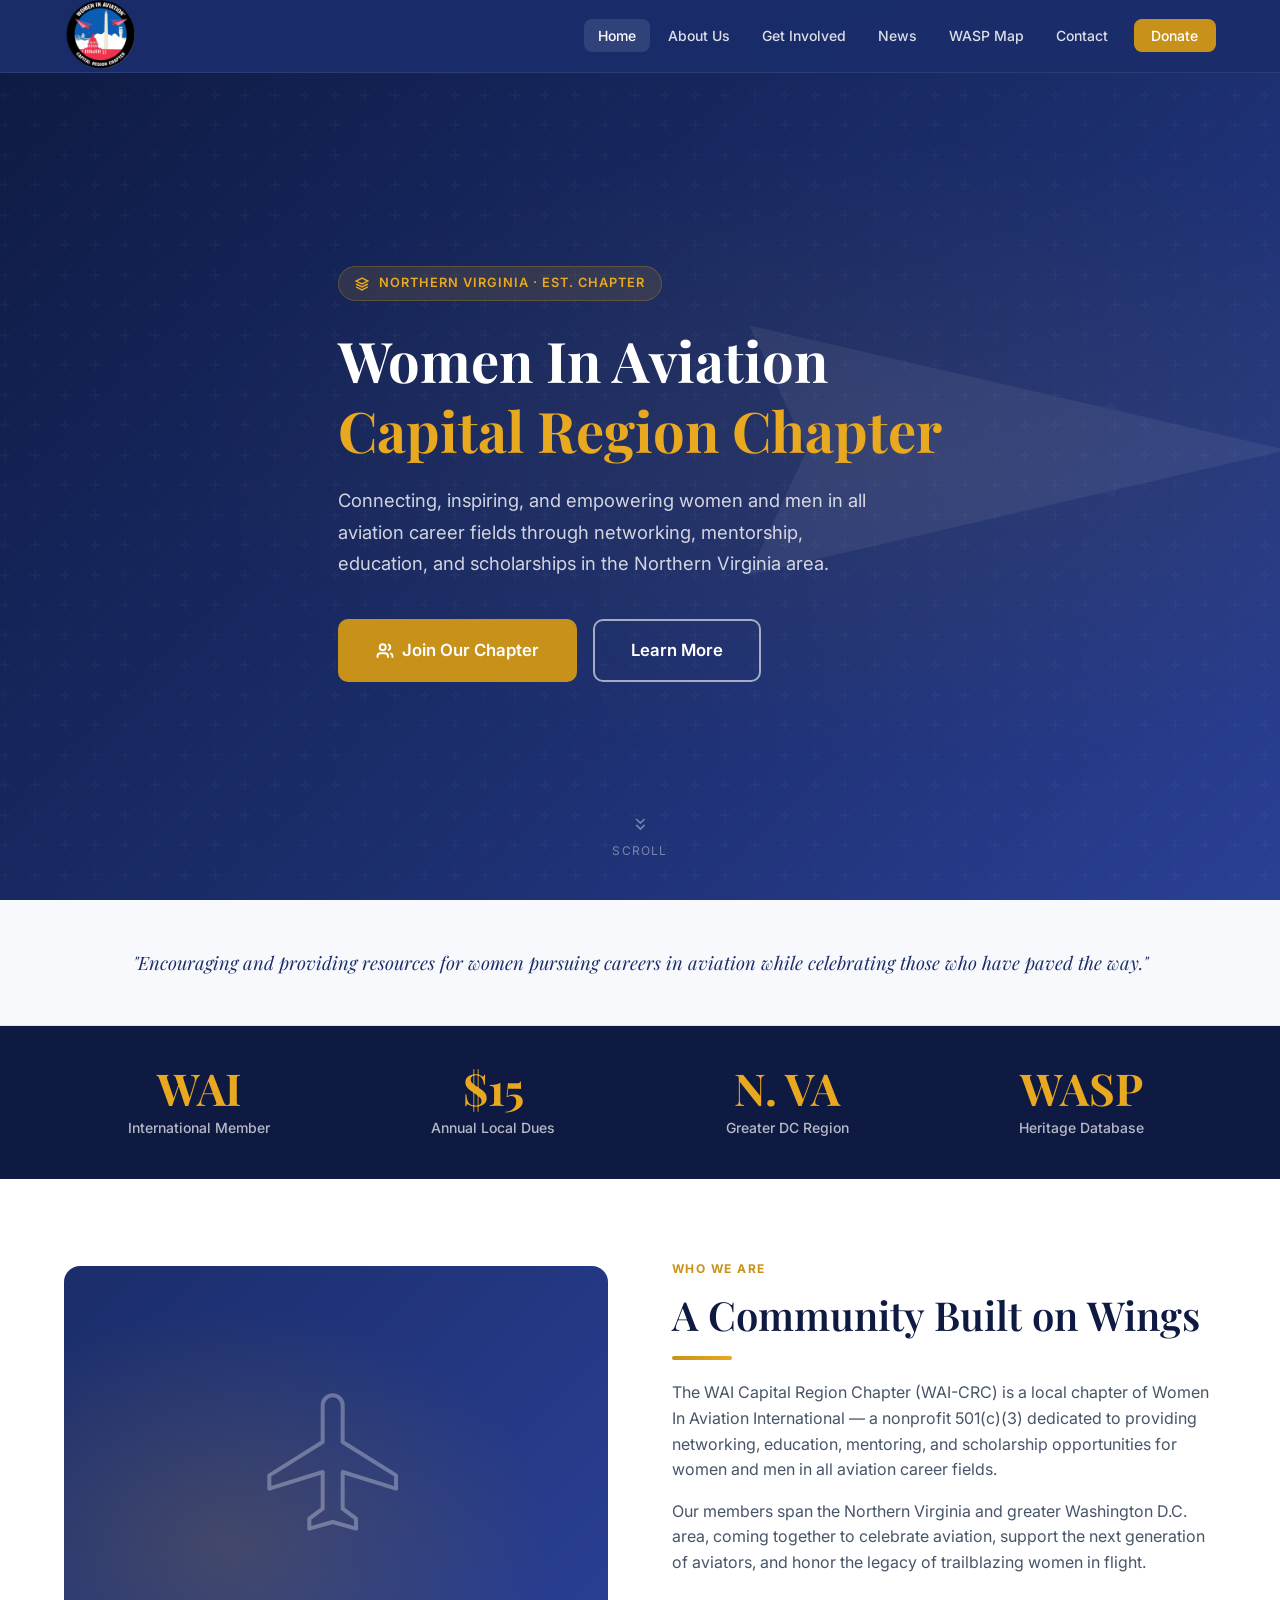
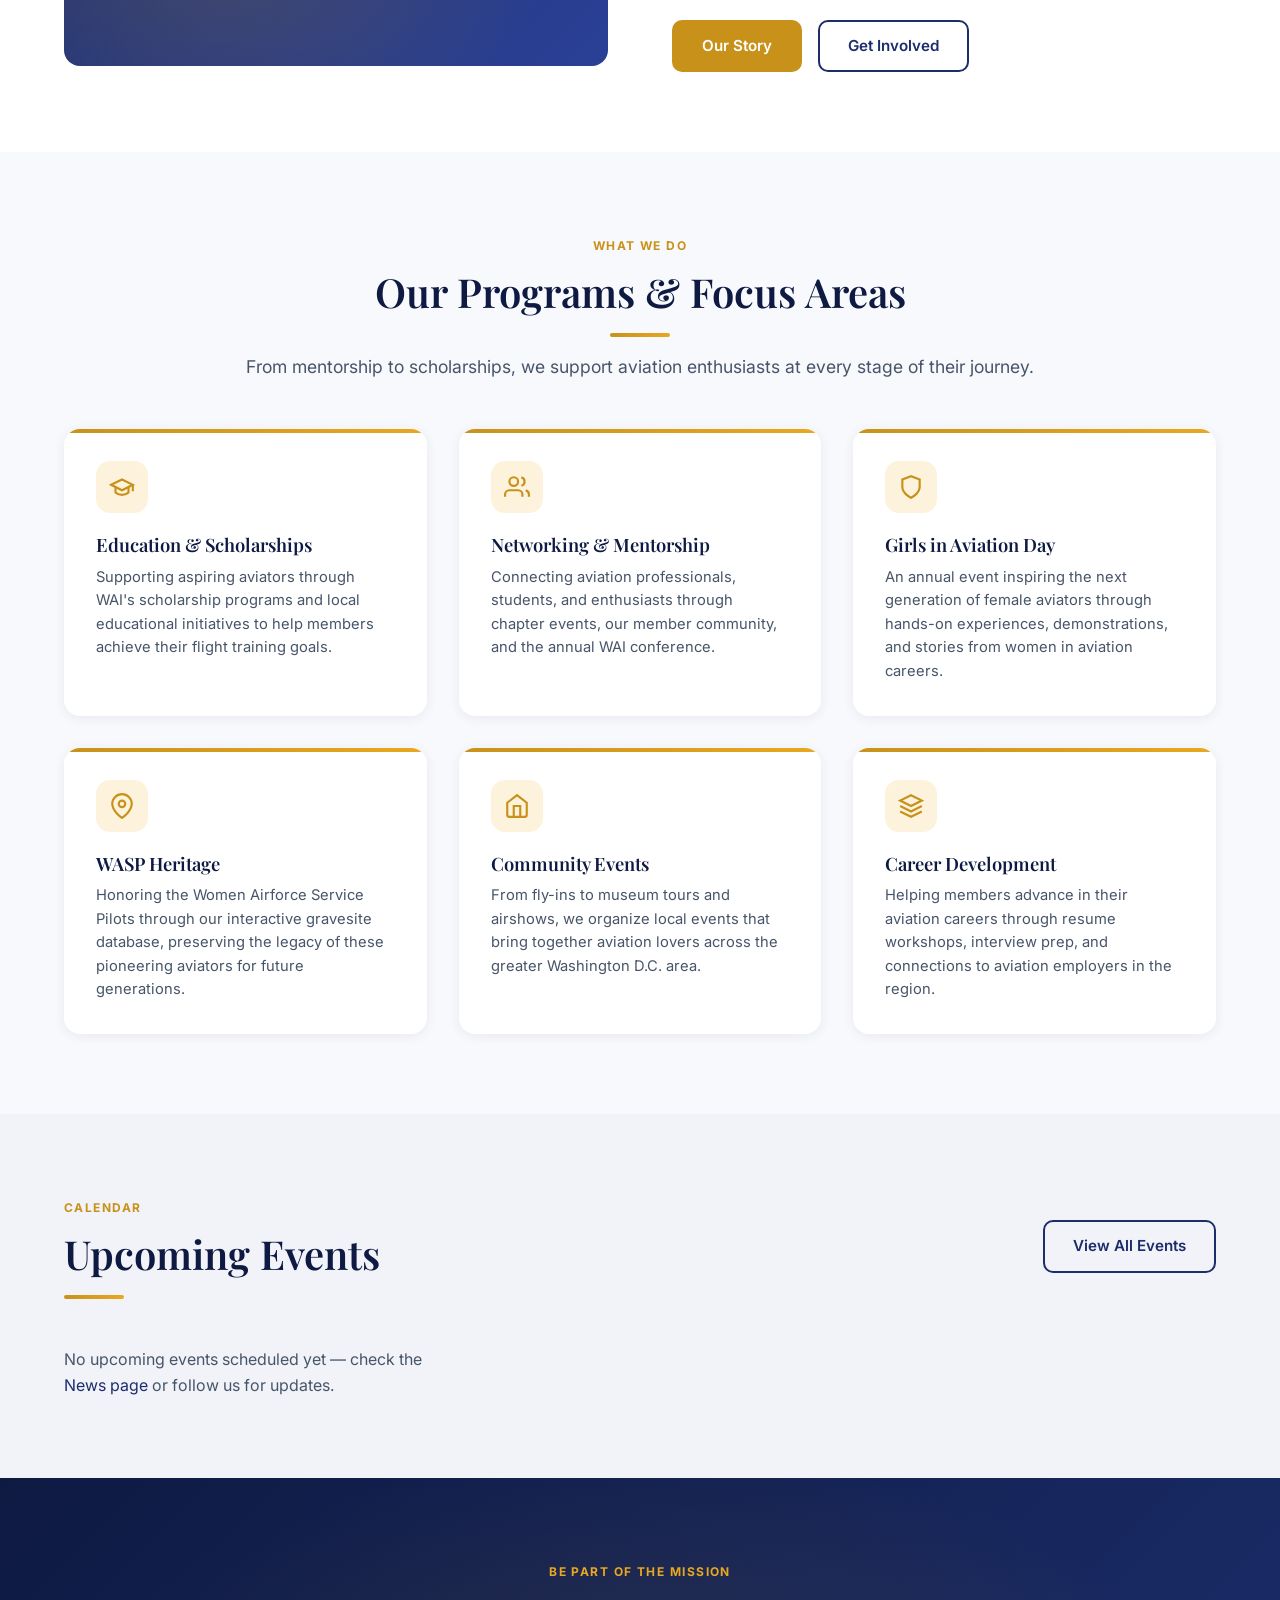
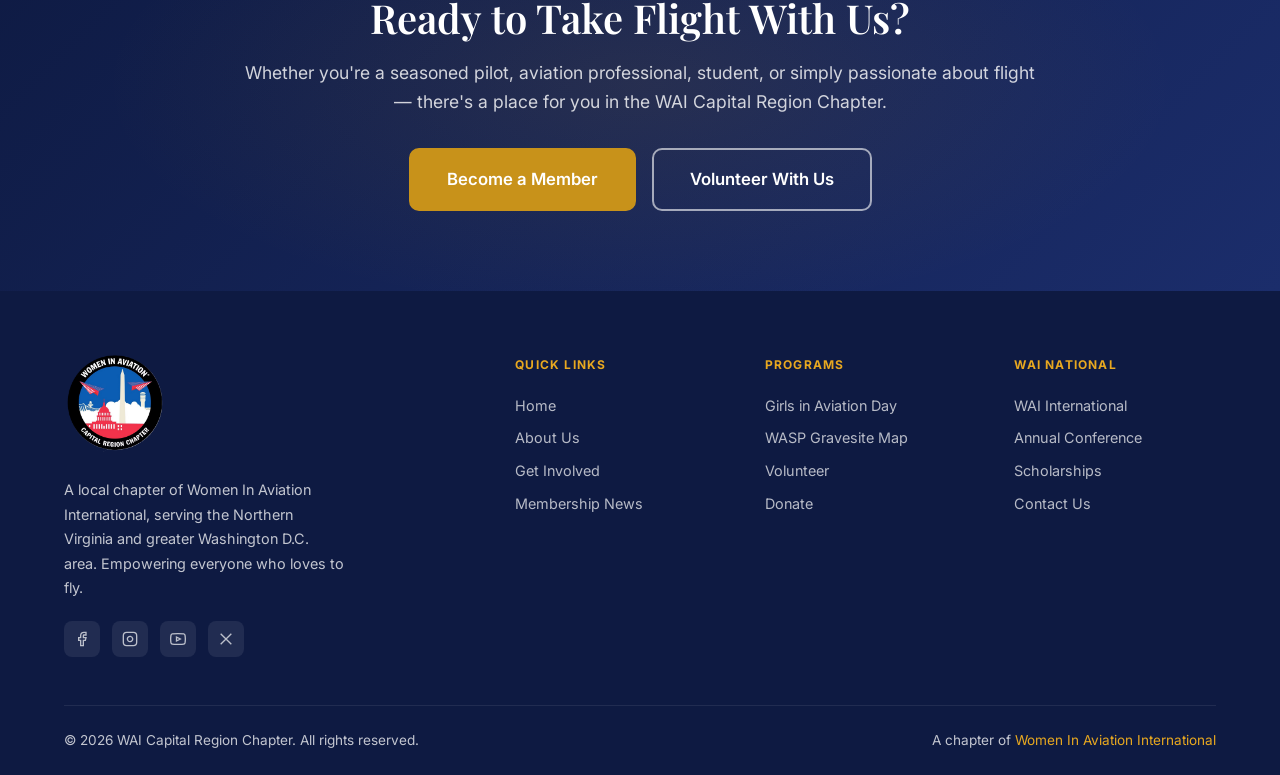
<file: index.html>
<!DOCTYPE html>
<html lang="en">
<head>
  <meta charset="UTF-8">
  <meta name="viewport" content="width=device-width, initial-scale=1.0">
  <title>HOME | WAI Capital Region Chapter</title>
  <meta name="description" content="Women In Aviation International – Capital Region Chapter. Empowering women and men in aviation through networking, education, mentoring, and scholarships in the Northern Virginia area.">
  <link rel="icon" type="image/png" sizes="64x64" href="images/favicon-64.png">
  <link rel="apple-touch-icon" href="images/favicon-192.png">
  <link rel="stylesheet" href="css/styles.css">
  <style>
    /* ===== Hero ===== */
    .hero {
      min-height: 100vh;
      background: linear-gradient(135deg, var(--navy-dark) 0%, var(--navy) 55%, #2a4095 100%);
      display: flex;
      align-items: center;
      position: relative;
      overflow: hidden;
    }
    .hero::before {
      content: '';
      position: absolute;
      inset: 0;
      background:
        radial-gradient(ellipse 80% 50% at 70% 50%, rgba(200,146,26,0.08) 0%, transparent 70%),
        url("data:image/svg+xml,%3Csvg width='60' height='60' viewBox='0 0 60 60' xmlns='http://www.w3.org/2000/svg'%3E%3Cg fill='none' fill-rule='evenodd'%3E%3Cg fill='%23ffffff' fill-opacity='0.025'%3E%3Cpath d='M36 34v-4h-2v4h-4v2h4v4h2v-4h4v-2h-4zm0-30V0h-2v4h-4v2h4v4h2V6h4V4h-4zM6 34v-4H4v4H0v2h4v4h2v-4h4v-2H6zM6 4V0H4v4H0v2h4v4h2V6h4V4H6z'/%3E%3C/g%3E%3C/g%3E%3C/svg%3E");
    }
    /* Decorative plane silhouette */
    .hero-plane {
      position: absolute;
      right: -2%;
      top: 50%;
      transform: translateY(-50%);
      width: clamp(340px, 45vw, 620px);
      opacity: 0.06;
      pointer-events: none;
    }
    .hero-content {
      position: relative;
      z-index: 2;
      padding: 9rem 0 6rem;
    }
    .hero-eyebrow {
      display: inline-flex;
      align-items: center;
      gap: 0.6rem;
      background: rgba(200,146,26,0.15);
      border: 1px solid rgba(200,146,26,0.3);
      border-radius: 100px;
      padding: 0.4rem 1rem;
      font-size: 0.8rem;
      font-weight: 600;
      letter-spacing: 0.08em;
      text-transform: uppercase;
      color: var(--gold-light);
      margin-bottom: 1.5rem;
    }
    .hero h1 {
      color: var(--white);
      margin-bottom: 1.25rem;
      max-width: 680px;
    }
    .hero h1 span { color: var(--gold-light); }
    .hero-sub {
      font-size: 1.15rem;
      color: rgba(255,255,255,0.8);
      margin-bottom: 2.5rem;
      max-width: 540px;
      line-height: 1.7;
    }
    .hero-actions { display: flex; flex-wrap: wrap; gap: 1rem; }
    .hero-scroll {
      position: absolute;
      bottom: 2.5rem;
      left: 50%;
      transform: translateX(-50%);
      display: flex;
      flex-direction: column;
      align-items: center;
      gap: 0.4rem;
      color: rgba(255,255,255,0.4);
      font-size: 0.75rem;
      letter-spacing: 0.1em;
      text-transform: uppercase;
      z-index: 2;
      animation: bounce 2s infinite;
    }
    @keyframes bounce {
      0%, 100% { transform: translateX(-50%) translateY(0); }
      50% { transform: translateX(-50%) translateY(6px); }
    }

    /* ===== Mission Band ===== */
    .mission-band {
      background: var(--off-white);
      padding: 3rem 0;
      border-bottom: 1px solid var(--gray-200);
    }
    .mission-band p {
      font-size: 1.15rem;
      font-style: italic;
      color: var(--navy);
      font-family: 'Playfair Display', serif;
      max-width: none;
    }

    /* ===== About Strip ===== */
    .about-strip {
      background: var(--white);
    }
    .about-img-block {
      background: linear-gradient(135deg, var(--navy), var(--navy-light));
      border-radius: var(--radius-lg);
      min-height: 400px;
      display: flex;
      align-items: center;
      justify-content: center;
      position: relative;
      overflow: hidden;
    }
    .about-img-block::before {
      content: '';
      position: absolute;
      inset: 0;
      background: radial-gradient(ellipse at 30% 70%, rgba(200,146,26,0.2), transparent 60%);
    }
    .about-img-inner {
      position: relative;
      z-index: 1;
      text-align: center;
      padding: 2rem;
    }
    .about-img-inner svg { opacity: 0.3; }
    .about-content { display: flex; flex-direction: column; justify-content: center; }
    .about-content p { color: var(--gray-600); margin-bottom: 1rem; }

    /* ===== Events ===== */
    .events-section { background: var(--gray-100); }
    .event-card {
      background: var(--white);
      border-radius: var(--radius-lg);
      padding: 1.5rem;
      display: flex;
      gap: 1.25rem;
      align-items: flex-start;
      box-shadow: var(--shadow);
      transition: all var(--transition);
    }
    .event-card:hover { box-shadow: var(--shadow-md); transform: translateY(-2px); }
    .event-date-block {
      background: var(--navy-dark);
      color: var(--white);
      border-radius: 10px;
      padding: 0.75rem 1rem;
      text-align: center;
      min-width: 60px;
      flex-shrink: 0;
    }
    .event-date-block .month {
      font-size: 0.7rem;
      font-weight: 700;
      text-transform: uppercase;
      letter-spacing: 0.1em;
      color: var(--gold-light);
    }
    .event-date-block .day {
      font-family: 'Playfair Display', serif;
      font-size: 1.75rem;
      font-weight: 700;
      line-height: 1;
    }
    .event-info h4 { margin-bottom: 0.35rem; }
    .event-info p { color: var(--gray-600); font-size: 0.9rem; margin-bottom: 0.5rem; }
    .event-meta { display: flex; gap: 1rem; font-size: 0.8rem; color: var(--gray-400); }
    .event-meta span { display: flex; align-items: center; gap: 0.3rem; }

    /* ===== Programs ===== */
    .program-card {
      background: var(--white);
      border-radius: var(--radius-lg);
      padding: 2rem;
      box-shadow: var(--shadow);
      transition: all var(--transition);
      position: relative;
      overflow: hidden;
    }
    .program-card::before {
      content: '';
      position: absolute;
      top: 0; left: 0; right: 0;
      height: 4px;
      background: linear-gradient(90deg, var(--gold), var(--gold-light));
    }
    .program-card:hover { box-shadow: var(--shadow-md); transform: translateY(-3px); }
    .program-icon {
      width: 52px; height: 52px;
      background: var(--gold-pale);
      border-radius: 14px;
      display: flex;
      align-items: center;
      justify-content: center;
      margin-bottom: 1.25rem;
      color: var(--gold);
    }
    .program-icon svg { width: 26px; height: 26px; }
    .program-card h3 { font-size: 1.15rem; margin-bottom: 0.6rem; }
    .program-card p { font-size: 0.92rem; color: var(--gray-600); }

    /* ===== CTA Band ===== */
    .cta-band {
      background: linear-gradient(135deg, var(--navy-dark) 0%, var(--navy) 100%);
      padding: 5rem 0;
      text-align: center;
      position: relative;
      overflow: hidden;
    }
    .cta-band::before {
      content: '';
      position: absolute;
      inset: 0;
      background: radial-gradient(ellipse 60% 80% at 50% 50%, rgba(200,146,26,0.1), transparent 70%);
    }
    .cta-band > * { position: relative; z-index: 1; }
    .cta-band h2 { color: var(--white); margin-bottom: 1rem; }
    .cta-band p { color: rgba(255,255,255,0.8); font-size: 1.1rem; margin: 0 auto 2rem; }
    .cta-band .btn-actions { display: flex; justify-content: center; gap: 1rem; flex-wrap: wrap; }
  </style>
  <script src="https://identity.netlify.com/v1/netlify-identity-widget.js"></script>
</head>
<body>

<!-- ===== NAVBAR ===== -->
<nav id="navbar">
  <div class="navbar-inner">
    <a href="index.html" class="navbar-logo">
      <img src="images/logo.png" alt="WAI Capital Region Chapter" style="height:72px;width:auto;">
    </a>
    <ul class="navbar-nav" id="nav-links">
      <li><a href="index.html">Home</a></li>
      <li><a href="about.html">About Us</a></li>
      <li><a href="get-involved.html">Get Involved</a></li>
      <li><a href="news.html">News</a></li>
      <li><a href="wasp-map.html">WASP Map</a></li>
      <li><a href="volunteer-form.html">Contact</a></li>
      <li><a href="donate.html" class="nav-cta">Donate</a></li>
    </ul>
    <button class="navbar-toggle" id="nav-toggle" aria-label="Toggle navigation">
      <span></span><span></span><span></span>
    </button>
  </div>
</nav>

<!-- ===== HERO ===== -->
<section class="hero">
  <!-- Decorative plane SVG -->
  <svg class="hero-plane" viewBox="0 0 600 300" fill="none" xmlns="http://www.w3.org/2000/svg">
    <path d="M580 150L20 20L80 150L20 280L580 150Z" fill="white"/>
    <path d="M80 150L200 130L200 170L80 150Z" fill="white" opacity="0.5"/>
    <path d="M300 145L400 100L420 150L400 200L300 155L300 145Z" fill="white" opacity="0.4"/>
    <path d="M20 280L80 150L140 200L20 280Z" fill="white" opacity="0.3"/>
  </svg>
  <div class="container">
    <div class="hero-content">
      <div class="hero-eyebrow">
        <svg width="14" height="14" viewBox="0 0 24 24" fill="none" stroke="currentColor" stroke-width="2.5"><path d="M12 2L2 7l10 5 10-5-10-5zM2 17l10 5 10-5M2 12l10 5 10-5"/></svg>
        Northern Virginia · Est. Chapter
      </div>
      <h1>Women In Aviation<br><span>Capital Region Chapter</span></h1>
      <p class="hero-sub">Connecting, inspiring, and empowering women and men in all aviation career fields through networking, mentorship, education, and scholarships in the Northern Virginia area.</p>
      <div class="hero-actions">
        <a href="get-involved.html" class="btn btn-primary btn-lg">
          <svg width="18" height="18" viewBox="0 0 24 24" fill="none" stroke="currentColor" stroke-width="2.5"><path d="M16 21v-2a4 4 0 0 0-4-4H6a4 4 0 0 0-4 4v2"/><circle cx="9" cy="7" r="4"/><path d="M22 21v-2a4 4 0 0 0-3-3.87"/><path d="M16 3.13a4 4 0 0 1 0 7.75"/></svg>
          Join Our Chapter
        </a>
        <a href="about.html" class="btn btn-secondary btn-lg">Learn More</a>
      </div>
    </div>
  </div>
  <div class="hero-scroll">
    <svg width="20" height="20" viewBox="0 0 24 24" fill="none" stroke="currentColor" stroke-width="2"><path d="M7 13l5 5 5-5M7 6l5 5 5-5"/></svg>
    Scroll
  </div>
</section>

<!-- ===== MISSION BAND ===== -->
<section class="mission-band">
  <div class="container text-center">
    <p>"Encouraging and providing resources for women pursuing careers in aviation while celebrating those who have paved the way."</p>
  </div>
</section>

<!-- ===== STATS ===== -->
<div class="stats-bar">
  <div class="container">
    <div class="grid-4">
      <div class="stat-item fade-in">
        <div class="stat-number">WAI</div>
        <div class="stat-label">International Member</div>
      </div>
      <div class="stat-item fade-in">
        <div class="stat-number">$15</div>
        <div class="stat-label">Annual Local Dues</div>
      </div>
      <div class="stat-item fade-in">
        <div class="stat-number">N. VA</div>
        <div class="stat-label">Greater DC Region</div>
      </div>
      <div class="stat-item fade-in">
        <div class="stat-number">WASP</div>
        <div class="stat-label">Heritage Database</div>
      </div>
    </div>
  </div>
</div>

<!-- ===== ABOUT STRIP ===== -->
<section class="section about-strip">
  <div class="container">
    <div class="grid-2" style="align-items:center; gap: 4rem;">
      <div class="about-img-block">
        <div class="about-img-inner">
          <svg width="160" height="160" viewBox="0 0 24 24" fill="none" stroke="white" stroke-width="0.6" stroke-linecap="round" stroke-linejoin="round">
            <path d="M21 16v-2l-8-5V3.5a1.5 1.5 0 0 0-3 0V9l-8 5v2l8-2.5V19l-2 1.5V22l3.5-1 3.5 1v-1.5L13 19v-5.5l8 2.5z"/>
          </svg>
        </div>
      </div>
      <div class="about-content fade-in">
        <span class="section-label">Who We Are</span>
        <h2>A Community Built on Wings</h2>
        <div class="divider"></div>
        <p style="margin-top:1.25rem;">The WAI Capital Region Chapter (WAI-CRC) is a local chapter of Women In Aviation International — a nonprofit 501(c)(3) dedicated to providing networking, education, mentoring, and scholarship opportunities for women and men in all aviation career fields.</p>
        <p>Our members span the Northern Virginia and greater Washington D.C. area, coming together to celebrate aviation, support the next generation of aviators, and honor the legacy of trailblazing women in flight.</p>
        <div style="display:flex; gap:1rem; margin-top:1.75rem; flex-wrap: wrap;">
          <a href="about.html" class="btn btn-primary">Our Story</a>
          <a href="get-involved.html" class="btn btn-outline">Get Involved</a>
        </div>
      </div>
    </div>
  </div>
</section>

<!-- ===== PROGRAMS ===== -->
<section class="section" style="background: var(--off-white);">
  <div class="container">
    <div class="section-header text-center">
      <span class="section-label">What We Do</span>
      <h2>Our Programs & Focus Areas</h2>
      <div class="divider"></div>
      <p style="margin-top:1rem;">From mentorship to scholarships, we support aviation enthusiasts at every stage of their journey.</p>
    </div>
    <div class="grid-3">
      <div class="program-card fade-in">
        <div class="program-icon">
          <svg viewBox="0 0 24 24" fill="none" stroke="currentColor" stroke-width="2"><path d="M22 10v6M2 10l10-5 10 5-10 5z"/><path d="M6 12v5c3 3 9 3 12 0v-5"/></svg>
        </div>
        <h3>Education & Scholarships</h3>
        <p>Supporting aspiring aviators through WAI's scholarship programs and local educational initiatives to help members achieve their flight training goals.</p>
      </div>
      <div class="program-card fade-in">
        <div class="program-icon">
          <svg viewBox="0 0 24 24" fill="none" stroke="currentColor" stroke-width="2"><path d="M17 21v-2a4 4 0 0 0-4-4H5a4 4 0 0 0-4 4v2"/><circle cx="9" cy="7" r="4"/><path d="M23 21v-2a4 4 0 0 0-3-3.87"/><path d="M16 3.13a4 4 0 0 1 0 7.75"/></svg>
        </div>
        <h3>Networking & Mentorship</h3>
        <p>Connecting aviation professionals, students, and enthusiasts through chapter events, our member community, and the annual WAI conference.</p>
      </div>
      <div class="program-card fade-in">
        <div class="program-icon">
          <svg viewBox="0 0 24 24" fill="none" stroke="currentColor" stroke-width="2"><path d="M12 22s8-4 8-10V5l-8-3-8 3v7c0 6 8 10 8 10z"/></svg>
        </div>
        <h3>Girls in Aviation Day</h3>
        <p>An annual event inspiring the next generation of female aviators through hands-on experiences, demonstrations, and stories from women in aviation careers.</p>
      </div>
      <div class="program-card fade-in">
        <div class="program-icon">
          <svg viewBox="0 0 24 24" fill="none" stroke="currentColor" stroke-width="2"><path d="M21 10c0 7-9 13-9 13s-9-6-9-13a9 9 0 0 1 18 0z"/><circle cx="12" cy="10" r="3"/></svg>
        </div>
        <h3>WASP Heritage</h3>
        <p>Honoring the Women Airforce Service Pilots through our interactive gravesite database, preserving the legacy of these pioneering aviators for future generations.</p>
      </div>
      <div class="program-card fade-in">
        <div class="program-icon">
          <svg viewBox="0 0 24 24" fill="none" stroke="currentColor" stroke-width="2"><path d="M3 9l9-7 9 7v11a2 2 0 0 1-2 2H5a2 2 0 0 1-2-2z"/><polyline points="9 22 9 12 15 12 15 22"/></svg>
        </div>
        <h3>Community Events</h3>
        <p>From fly-ins to museum tours and airshows, we organize local events that bring together aviation lovers across the greater Washington D.C. area.</p>
      </div>
      <div class="program-card fade-in">
        <div class="program-icon">
          <svg viewBox="0 0 24 24" fill="none" stroke="currentColor" stroke-width="2"><path d="M12 2L2 7l10 5 10-5-10-5zM2 17l10 5 10-5M2 12l10 5 10-5"/></svg>
        </div>
        <h3>Career Development</h3>
        <p>Helping members advance in their aviation careers through resume workshops, interview prep, and connections to aviation employers in the region.</p>
      </div>
    </div>
  </div>
</section>

<!-- ===== UPCOMING EVENTS ===== -->
<section class="section events-section">
  <div class="container">
    <div class="section-header flex-between" style="flex-wrap:wrap; gap:1rem;">
      <div>
        <span class="section-label">Calendar</span>
        <h2>Upcoming Events</h2>
        <div class="divider"></div>
      </div>
      <a href="news.html" class="btn btn-outline">View All Events</a>
    </div>
    <div class="grid-3" id="home-events">
      <p style="color:var(--gray-600);">Loading events…</p>
    </div>
  </div>
</section>

<script>
  // Load the next 3 upcoming events from data/events.json (managed via /admin)
  fetch('data/events.json')
    .then(r => r.json())
    .then(data => {
      const events = data.items || data;
      const now = new Date();
      now.setHours(0, 0, 0, 0);
      const months = ['Jan','Feb','Mar','Apr','May','Jun','Jul','Aug','Sep','Oct','Nov','Dec'];
      const upcoming = events
        .filter(e => new Date(e.date + 'T12:00:00') >= now)
        .sort((a, b) => new Date(a.date) - new Date(b.date))
        .slice(0, 3);
      const container = document.getElementById('home-events');
      if (!upcoming.length) {
        container.innerHTML = '<p style="color:var(--gray-600);">No upcoming events scheduled yet — check the <a href="news.html">News page</a> or follow us for updates.</p>';
        return;
      }
      const clockIcon = '<svg width="12" height="12" viewBox="0 0 24 24" fill="none" stroke="currentColor" stroke-width="2.5"><circle cx="12" cy="12" r="10"/><path d="M12 6v6l4 2"/></svg>';
      const pinIcon = '<svg width="12" height="12" viewBox="0 0 24 24" fill="none" stroke="currentColor" stroke-width="2"><path d="M21 10c0 7-9 13-9 13s-9-6-9-13a9 9 0 0 1 18 0z"/><circle cx="12" cy="10" r="3"/></svg>';
      container.innerHTML = upcoming.map(e => {
        const d = new Date(e.date + 'T12:00:00');
        return `
          <div class="event-card fade-in visible">
            <div class="event-date-block">
              <div class="month">${months[d.getMonth()]}</div>
              <div class="day">${d.getDate()}</div>
            </div>
            <div class="event-info">
              <h4>${e.title}</h4>
              <p>${e.description}</p>
              <div class="event-meta">
                <span>${clockIcon} ${e.time}</span>
                <span>${pinIcon} ${e.location}</span>
              </div>
            </div>
          </div>`;
      }).join('');
    })
    .catch(() => {
      document.getElementById('home-events').innerHTML =
        '<p style="color:var(--gray-600);">Could not load events. Visit the <a href="news.html">News page</a> for updates.</p>';
    });
</script>

<!-- ===== CTA BAND ===== -->
<section class="cta-band">
  <div class="container">
    <span class="section-label" style="color: var(--gold-light);">Be Part of the Mission</span>
    <h2>Ready to Take Flight With Us?</h2>
    <p>Whether you're a seasoned pilot, aviation professional, student, or simply passionate about flight — there's a place for you in the WAI Capital Region Chapter.</p>
    <div class="btn-actions">
      <a href="get-involved.html" class="btn btn-primary btn-lg">Become a Member</a>
      <a href="volunteer-form.html" class="btn btn-secondary btn-lg">Volunteer With Us</a>
    </div>
  </div>
</section>

<!-- ===== FOOTER ===== -->
<footer>
  <div class="container">
    <div class="footer-grid">
      <div class="footer-brand">
        <div class="navbar-logo" style="display:inline-flex;">
          <img src="images/logo.png" alt="WAI Capital Region Chapter" style="height:100px;width:auto;">
        </div>
        <p>A local chapter of Women In Aviation International, serving the Northern Virginia and greater Washington D.C. area. Empowering everyone who loves to fly.</p>
        <div class="social-links" style="margin-top:1.25rem;">
          <a href="#" class="social-link" aria-label="Facebook">
            <svg viewBox="0 0 24 24" fill="none" stroke="currentColor" stroke-width="2"><path d="M18 2h-3a5 5 0 0 0-5 5v3H7v4h3v8h4v-8h3l1-4h-4V7a1 1 0 0 1 1-1h3z"/></svg>
          </a>
          <a href="#" class="social-link" aria-label="Instagram">
            <svg viewBox="0 0 24 24" fill="none" stroke="currentColor" stroke-width="2"><rect x="2" y="2" width="20" height="20" rx="5" ry="5"/><path d="M16 11.37A4 4 0 1 1 12.63 8 4 4 0 0 1 16 11.37z"/><line x1="17.5" y1="6.5" x2="17.51" y2="6.5"/></svg>
          </a>
          <a href="#" class="social-link" aria-label="YouTube">
            <svg viewBox="0 0 24 24" fill="none" stroke="currentColor" stroke-width="2"><path d="M22.54 6.42a2.78 2.78 0 0 0-1.95-1.96C18.88 4 12 4 12 4s-6.88 0-8.59.46a2.78 2.78 0 0 0-1.95 1.96A29 29 0 0 0 1 12a29 29 0 0 0 .46 5.58A2.78 2.78 0 0 0 3.41 19.54C5.12 20 12 20 12 20s6.88 0 8.59-.46a2.78 2.78 0 0 0 1.95-1.96A29 29 0 0 0 23 12a29 29 0 0 0-.46-5.58z"/><polygon points="9.75 15.02 15.5 12 9.75 8.98 9.75 15.02"/></svg>
          </a>
          <a href="#" class="social-link" aria-label="Twitter/X">
            <svg viewBox="0 0 24 24" fill="none" stroke="currentColor" stroke-width="2"><path d="M4 4l16 16M4 20L20 4"/></svg>
          </a>
        </div>
      </div>
      <div>
        <div class="footer-heading">Quick Links</div>
        <nav class="footer-links">
          <a href="index.html">Home</a>
          <a href="about.html">About Us</a>
          <a href="get-involved.html">Get Involved</a>
          <a href="news.html">Membership News</a>
        </nav>
      </div>
      <div>
        <div class="footer-heading">Programs</div>
        <nav class="footer-links">
          <a href="donate.html">Girls in Aviation Day</a>
          <a href="wasp-map.html">WASP Gravesite Map</a>
          <a href="volunteer-form.html">Volunteer</a>
          <a href="donate.html">Donate</a>
        </nav>
      </div>
      <div>
        <div class="footer-heading">WAI National</div>
        <nav class="footer-links">
          <a href="https://www.wai.org" target="_blank" rel="noopener">WAI International</a>
          <a href="https://www.wai.org/conferences" target="_blank" rel="noopener">Annual Conference</a>
          <a href="https://www.wai.org/scholarships" target="_blank" rel="noopener">Scholarships</a>
          <a href="volunteer-form.html">Contact Us</a>
        </nav>
      </div>
    </div>
  </div>
  <div class="container">
    <div class="footer-bottom">
      <span>&copy; <span class="copyright-year">2026</span> WAI Capital Region Chapter. All rights reserved.</span>
      <span>A chapter of <a href="https://www.wai.org" target="_blank" rel="noopener" style="color:var(--gold-light);">Women In Aviation International</a></span>
    </div>
  </div>
</footer>

<!-- Toast & Back-to-top -->
<div id="toast"><span class="toast-icon">✓</span><span class="toast-msg"></span></div>
<button id="back-to-top" aria-label="Back to top">
  <svg viewBox="0 0 24 24" fill="none" stroke="currentColor" stroke-width="2.5"><path d="M18 15l-6-6-6 6"/></svg>
</button>

<script src="js/main.js"></script>
</body>
</html>
</file>
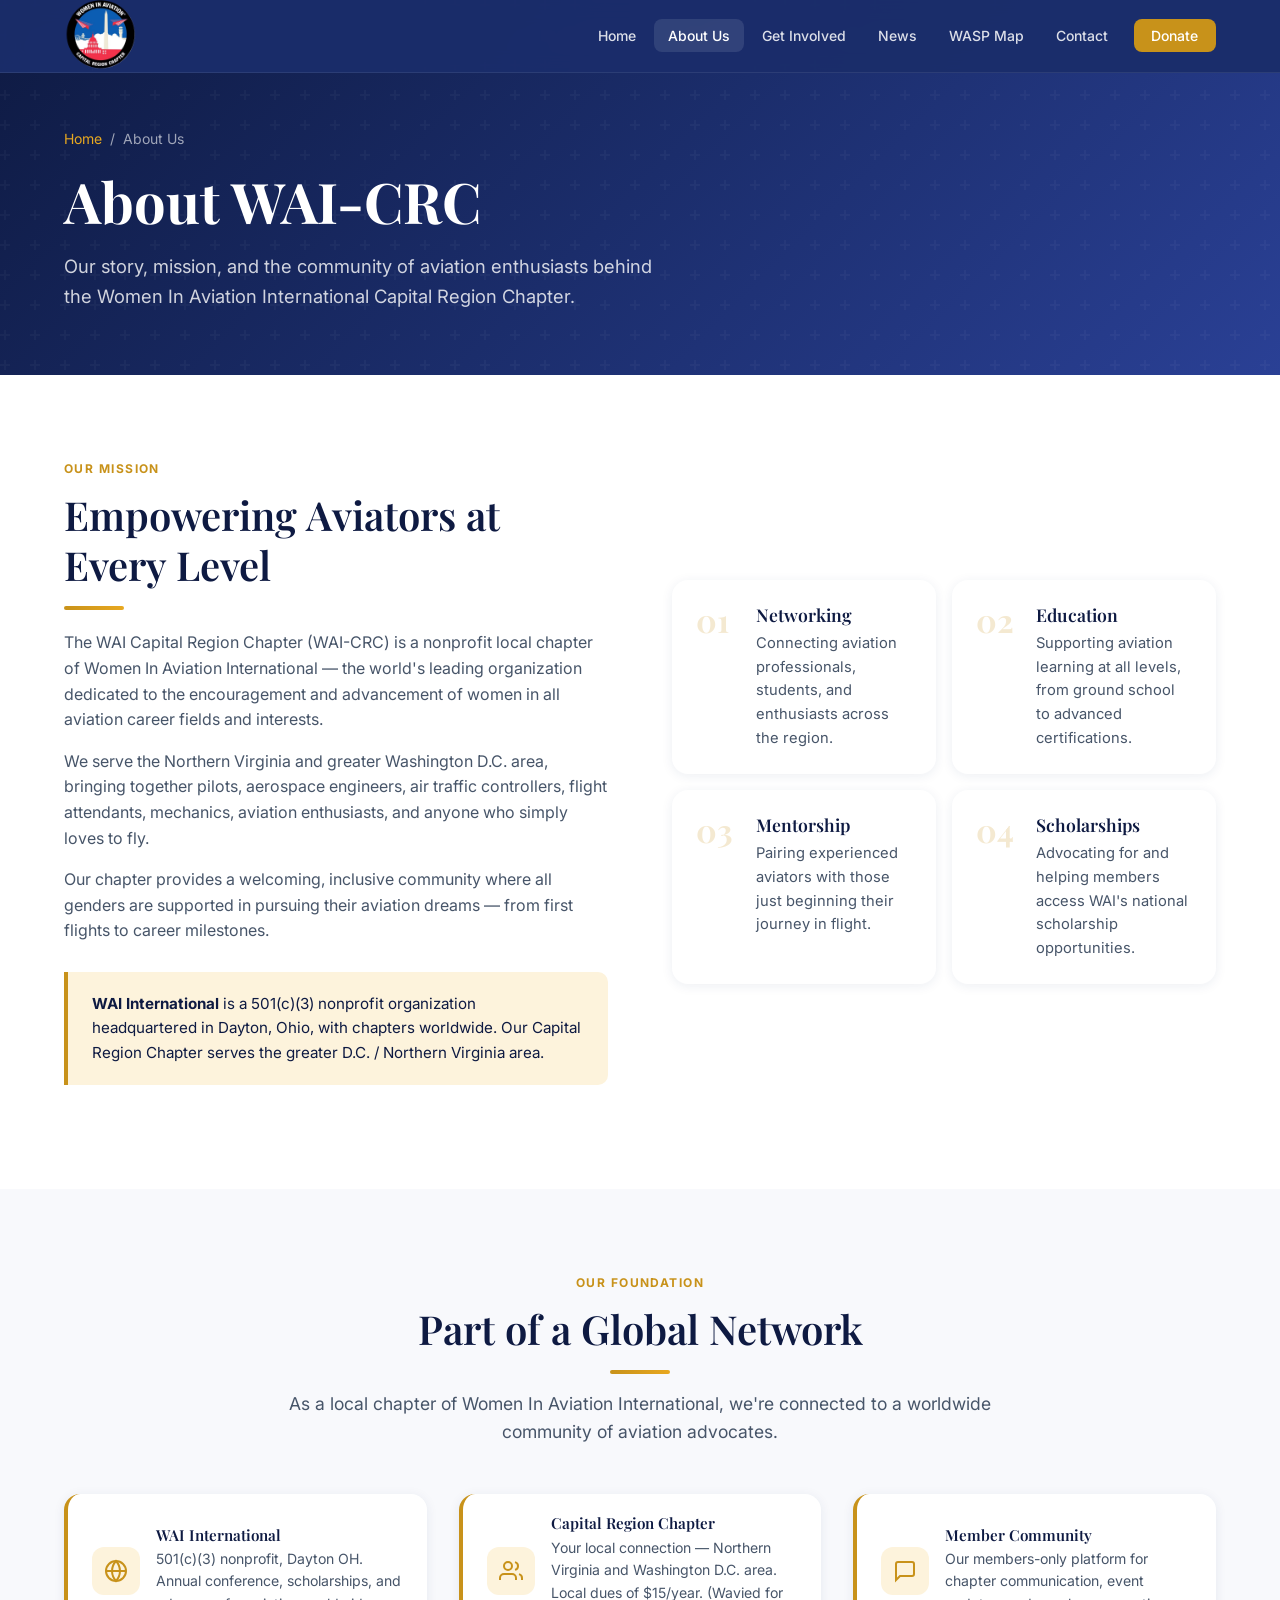
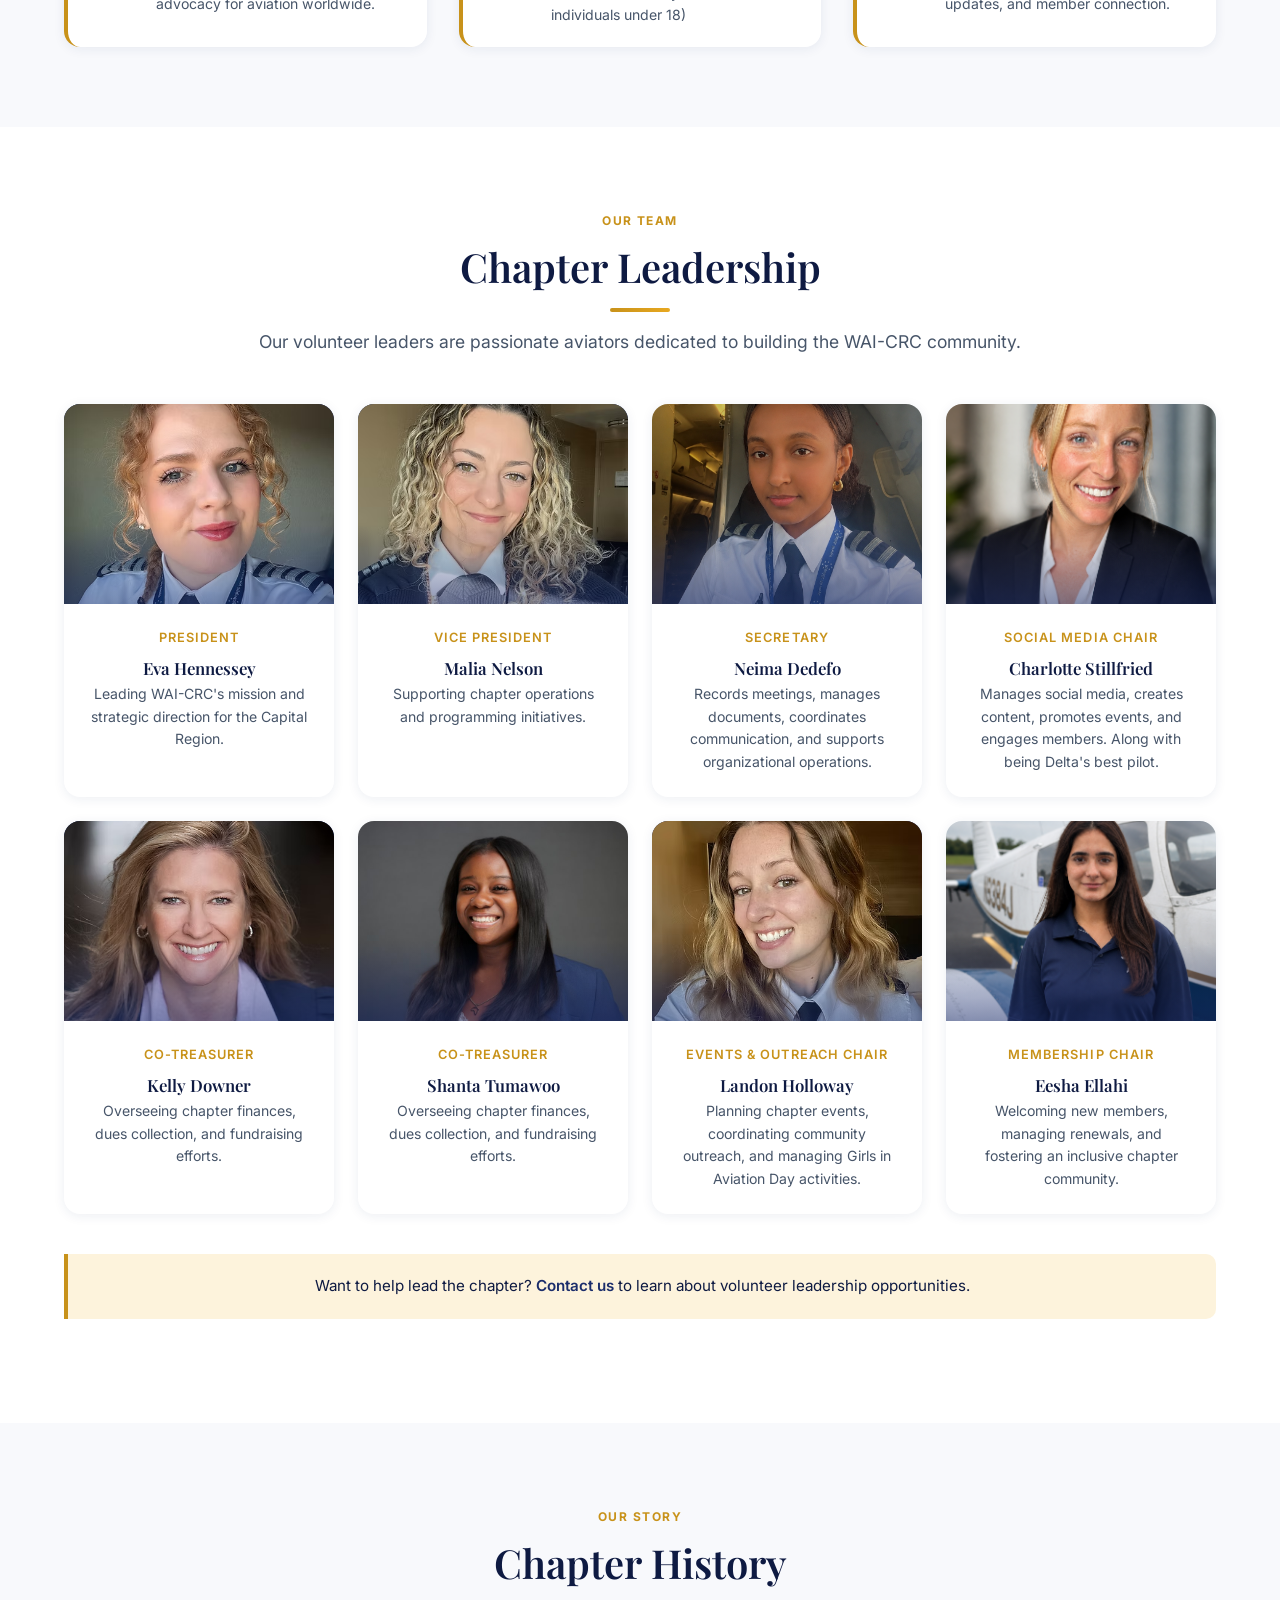
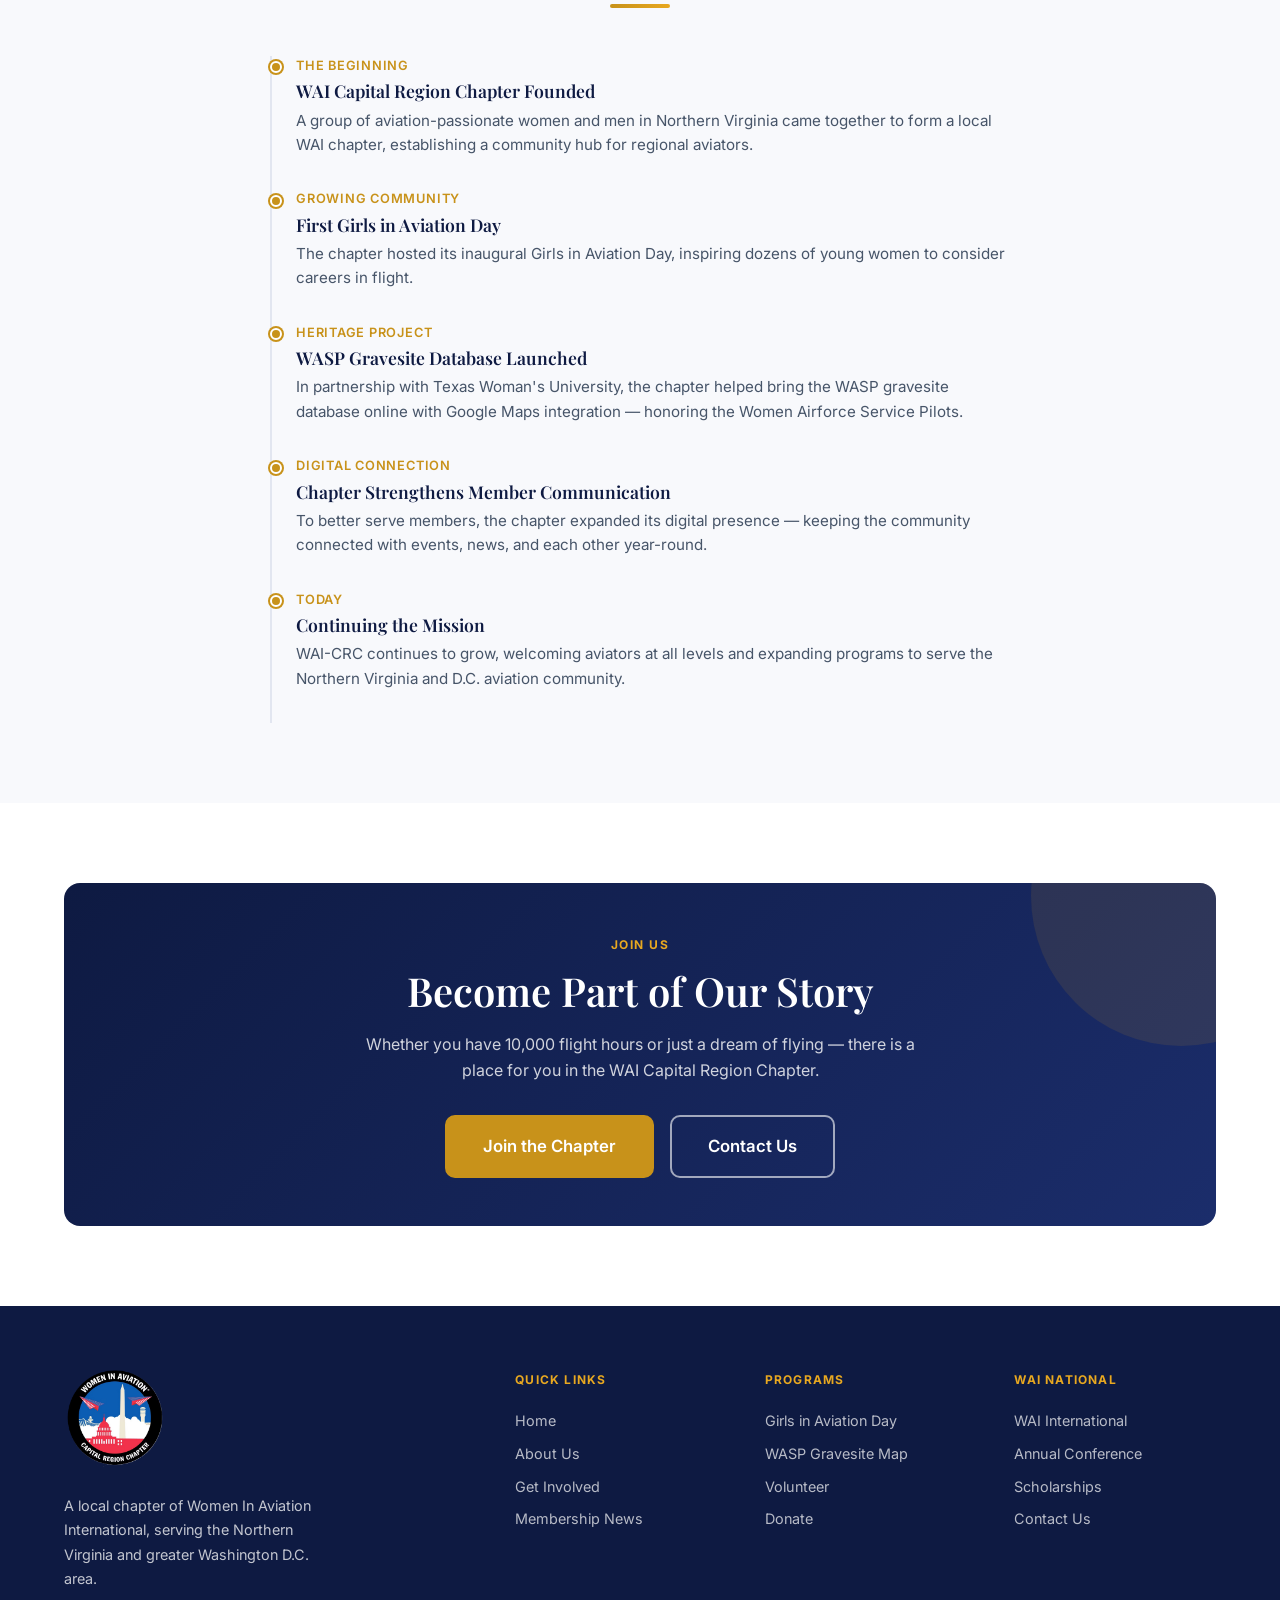
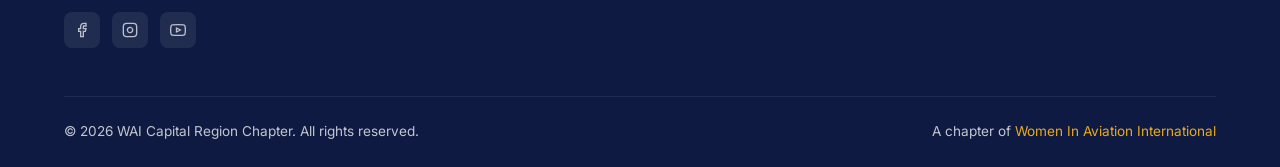
<file: about.html>
<!DOCTYPE html>
<html lang="en">
<head>
  <meta charset="UTF-8">
  <meta name="viewport" content="width=device-width, initial-scale=1.0">
  <title>ABOUT US | WAI Capital Region Chapter</title>
  <meta name="description" content="Learn about the Women In Aviation International Capital Region Chapter — our mission, history, and leadership team in Northern Virginia.">
  <link rel="icon" type="image/png" sizes="64x64" href="images/favicon-64.png">
  <link rel="apple-touch-icon" href="images/favicon-192.png">
  <link rel="stylesheet" href="css/styles.css">
  <style>
    .leader-card {
      background: var(--white);
      border-radius: var(--radius-lg);
      box-shadow: var(--shadow);
      overflow: hidden;
      text-align: center;
      transition: all var(--transition);
    }
    .leader-card:hover { box-shadow: var(--shadow-md); transform: translateY(-3px); }
    .leader-avatar {
      width: 100%;
      height: 200px;
      background: linear-gradient(135deg, var(--navy), var(--navy-light));
      display: flex;
      align-items: center;
      justify-content: center;
      position: relative;
      overflow: hidden;
    }
    .leader-avatar::after {
      content: '';
      position: absolute;
      bottom: 0; left: 0; right: 0;
      height: 40%;
      background: linear-gradient(to top, rgba(27,45,107,0.5), transparent);
    }
    .leader-initials {
      font-family: 'Playfair Display', serif;
      font-size: 2.5rem;
      font-weight: 700;
      color: rgba(255,255,255,0.3);
      user-select: none;
    }
    .leader-info { padding: 1.5rem; }
    .leader-info h4 { font-size: 1.05rem; margin-bottom: 0.25rem; }
    .leader-role {
      font-size: 0.8rem;
      font-weight: 600;
      text-transform: uppercase;
      letter-spacing: 0.08em;
      color: var(--gold);
      margin-bottom: 0.6rem;
    }
    .leader-info p { font-size: 0.88rem; color: var(--gray-600); }

    .value-item {
      display: flex;
      gap: 1.25rem;
      align-items: flex-start;
      padding: 1.5rem;
      background: var(--white);
      border-radius: var(--radius-lg);
      box-shadow: var(--shadow);
      transition: all var(--transition);
    }
    .value-item:hover { box-shadow: var(--shadow-md); }
    .value-num {
      font-family: 'Playfair Display', serif;
      font-size: 2rem;
      font-weight: 700;
      color: rgba(200,146,26,0.2);
      line-height: 1;
      flex-shrink: 0;
      width: 40px;
    }
    .value-item h4 { margin-bottom: 0.4rem; }
    .value-item p { font-size: 0.92rem; color: var(--gray-600); }

    .org-badge {
      display: flex;
      align-items: center;
      gap: 1rem;
      padding: 1.25rem 1.5rem;
      background: var(--white);
      border-radius: var(--radius-lg);
      box-shadow: var(--shadow);
      border-left: 4px solid var(--gold);
    }
    .org-badge-icon {
      width: 48px; height: 48px;
      background: var(--gold-pale);
      border-radius: 12px;
      display: flex;
      align-items: center;
      justify-content: center;
      flex-shrink: 0;
      color: var(--gold);
    }
    .org-badge p { font-size: 0.88rem; color: var(--gray-600); margin-top: 0.2rem; }
    .org-badge h4 { font-size: 0.95rem; }
  </style>
  <script src="https://identity.netlify.com/v1/netlify-identity-widget.js"></script>
</head>
<body>

<!-- ===== NAVBAR ===== -->
<nav id="navbar">
  <div class="navbar-inner">
    <a href="index.html" class="navbar-logo">
      <img src="images/logo.png" alt="WAI Capital Region Chapter" style="height:72px;width:auto;">
    </a>
    <ul class="navbar-nav" id="nav-links">
      <li><a href="index.html">Home</a></li>
      <li><a href="about.html" class="active">About Us</a></li>
      <li><a href="get-involved.html">Get Involved</a></li>
      <li><a href="news.html">News</a></li>
      <li><a href="wasp-map.html">WASP Map</a></li>
      <li><a href="volunteer-form.html">Contact</a></li>
      <li><a href="donate.html" class="nav-cta">Donate</a></li>
    </ul>
    <button class="navbar-toggle" id="nav-toggle" aria-label="Toggle navigation">
      <span></span><span></span><span></span>
    </button>
  </div>
</nav>

<!-- ===== PAGE HERO ===== -->
<section class="page-hero">
  <div class="container page-hero-content">
    <div class="breadcrumb"><a href="index.html">Home</a> <span>/</span> About Us</div>
    <h1>About WAI-CRC</h1>
    <p>Our story, mission, and the community of aviation enthusiasts behind the Women In Aviation International Capital Region Chapter.</p>
  </div>
</section>

<!-- ===== MISSION ===== -->
<section class="section">
  <div class="container">
    <div class="grid-2" style="align-items:center; gap:4rem;">
      <div class="fade-in">
        <span class="section-label">Our Mission</span>
        <h2>Empowering Aviators at Every Level</h2>
        <div class="divider"></div>
        <p style="margin-top:1.25rem; color:var(--gray-600);">The WAI Capital Region Chapter (WAI-CRC) is a nonprofit local chapter of Women In Aviation International — the world's leading organization dedicated to the encouragement and advancement of women in all aviation career fields and interests.</p>
        <p style="margin-top:1rem; color:var(--gray-600);">We serve the Northern Virginia and greater Washington D.C. area, bringing together pilots, aerospace engineers, air traffic controllers, flight attendants, mechanics, aviation enthusiasts, and anyone who simply loves to fly.</p>
        <p style="margin-top:1rem; color:var(--gray-600);">Our chapter provides a welcoming, inclusive community where all genders are supported in pursuing their aviation dreams — from first flights to career milestones.</p>
        <div class="callout" style="margin-top:1.75rem;">
          <p><strong>WAI International</strong> is a 501(c)(3) nonprofit organization headquartered in Dayton, Ohio, with chapters worldwide. Our Capital Region Chapter serves the greater D.C. / Northern Virginia area.</p>
        </div>
      </div>
      <div class="fade-in">
        <div class="grid-2" style="gap:1rem;">
          <div class="value-item">
            <div class="value-num">01</div>
            <div>
              <h4>Networking</h4>
              <p>Connecting aviation professionals, students, and enthusiasts across the region.</p>
            </div>
          </div>
          <div class="value-item">
            <div class="value-num">02</div>
            <div>
              <h4>Education</h4>
              <p>Supporting aviation learning at all levels, from ground school to advanced certifications.</p>
            </div>
          </div>
          <div class="value-item">
            <div class="value-num">03</div>
            <div>
              <h4>Mentorship</h4>
              <p>Pairing experienced aviators with those just beginning their journey in flight.</p>
            </div>
          </div>
          <div class="value-item">
            <div class="value-num">04</div>
            <div>
              <h4>Scholarships</h4>
              <p>Advocating for and helping members access WAI's national scholarship opportunities.</p>
            </div>
          </div>
        </div>
      </div>
    </div>
  </div>
</section>

<!-- ===== WAI NATIONAL CONNECTION ===== -->
<section class="section" style="background: var(--off-white);">
  <div class="container">
    <div class="section-header text-center">
      <span class="section-label">Our Foundation</span>
      <h2>Part of a Global Network</h2>
      <div class="divider"></div>
      <p style="margin-top:1rem;">As a local chapter of Women In Aviation International, we're connected to a worldwide community of aviation advocates.</p>
    </div>
    <div class="grid-3 fade-in">
      <div class="org-badge">
        <div class="org-badge-icon">
          <svg width="24" height="24" viewBox="0 0 24 24" fill="none" stroke="currentColor" stroke-width="2"><circle cx="12" cy="12" r="10"/><path d="M2 12h20M12 2a15.3 15.3 0 0 1 4 10 15.3 15.3 0 0 1-4 10 15.3 15.3 0 0 1-4-10 15.3 15.3 0 0 1 4-10z"/></svg>
        </div>
        <div>
          <h4>WAI International</h4>
          <p>501(c)(3) nonprofit, Dayton OH. Annual conference, scholarships, and advocacy for aviation worldwide.</p>
        </div>
      </div>
      <div class="org-badge">
        <div class="org-badge-icon">
          <svg width="24" height="24" viewBox="0 0 24 24" fill="none" stroke="currentColor" stroke-width="2"><path d="M17 21v-2a4 4 0 0 0-4-4H5a4 4 0 0 0-4 4v2"/><circle cx="9" cy="7" r="4"/><path d="M23 21v-2a4 4 0 0 0-3-3.87"/><path d="M16 3.13a4 4 0 0 1 0 7.75"/></svg>
        </div>
        <div>
          <h4>Capital Region Chapter</h4>
          <p>Your local connection — Northern Virginia and Washington D.C. area. Local dues of $15/year. (Wavied for individuals under 18)</p>
        </div>
      </div>
      <div class="org-badge">
        <div class="org-badge-icon">
          <svg width="24" height="24" viewBox="0 0 24 24" fill="none" stroke="currentColor" stroke-width="2"><path d="M21 15a2 2 0 0 1-2 2H7l-4 4V5a2 2 0 0 1 2-2h14a2 2 0 0 1 2 2z"/></svg>
        </div>
        <div>
          <h4>Member Community</h4>
          <p>Our members-only platform for chapter communication, event updates, and member connection.</p>
        </div>
      </div>
    </div>
  </div>
</section>

<!-- ===== LEADERSHIP ===== -->
<section class="section">
  <div class="container">
    <div class="section-header text-center">
      <span class="section-label">Our Team</span>
      <h2>Chapter Leadership</h2>
      <div class="divider"></div>
      <p style="margin-top:1rem;">Our volunteer leaders are passionate aviators dedicated to building the WAI-CRC community.</p>
    </div>
    <div class="grid-4">
      <div class="leader-card fade-in">
        <div class="leader-avatar">
          <img src="images/IMG_1021_heic_PRESIDENT.avif" alt="Chapter President" style="width:100%;height:100%;object-fit:cover;">
        </div>
        <div class="leader-info">
          <div class="leader-role">President</div>
          <h4>Eva Hennessey</h4>
          <p>Leading WAI-CRC's mission and strategic direction for the Capital Region.</p>
        </div>
      </div>
      <div class="leader-card fade-in">
        <div class="leader-avatar">
          <img src="images/Malia_edited_edited_VP.avif" alt="Vice President" style="width:100%;height:100%;object-fit:cover;">
        </div>
        <div class="leader-info">
          <div class="leader-role">Vice President</div>
          <h4>Malia Nelson</h4>
          <p>Supporting chapter operations and programming initiatives.</p>
        </div>
      </div>
      <div class="leader-card fade-in">
        <div class="leader-avatar">
          <img src="images/neima.png" alt="Secretary" style="width:100%;height:100%;object-fit:cover;">
        </div>
        <div class="leader-info">
          <div class="leader-role">Secretary</div>
          <h4>Neima Dedefo</h4>
          <p>Records meetings, manages documents, coordinates communication, and supports organizational operations.</p>
        </div>
      </div>
      <div class="leader-card fade-in">
        <div class="leader-avatar">
          <img src="images/char.png" alt="Secretary" style="width:100%;height:100%;object-fit:cover;">
        </div>
        <div class="leader-info">
          <div class="leader-role">Social Media Chair</div>
          <h4>Charlotte Stillfried</h4>
          <p>Manages social media, creates content, promotes events, and engages members. Along with being Delta's best pilot.</p>
        </div>
      </div>
      <div class="leader-card fade-in">
        <div class="leader-avatar">
          <img src="images/Kelly_Downer_headshot_JPG_TRES.avif" alt="Treasurer" style="width:100%;height:100%;object-fit:cover;">
        </div>
        <div class="leader-info">
          <div class="leader-role">Co-Treasurer</div>
          <h4>Kelly Downer</h4>
          <p>Overseeing chapter finances, dues collection, and fundraising efforts.</p>
        </div>
      </div>
      <div class="leader-card fade-in">
        <div class="leader-avatar">
          <img src="images/shanta.jpeg" alt="Treasurer" style="width:100%;height:100%;object-fit:cover;">
        </div>
        <div class="leader-info">
          <div class="leader-role">Co-Treasurer</div>
          <h4>Shanta Tumawoo</h4>
          <p>Overseeing chapter finances, dues collection, and fundraising efforts.</p>
        </div>
      </div>
      <div class="leader-card fade-in">
        <div class="leader-avatar">
          <img src="images/Landon_event.avif" alt="Events &amp; Outreach Chair" style="width:100%;height:100%;object-fit:cover;">
        </div>
        <div class="leader-info">
          <div class="leader-role">Events &amp; Outreach Chair</div>
          <h4>Landon Holloway</h4>
          <p>Planning chapter events, coordinating community outreach, and managing Girls in Aviation Day activities.</p>
        </div>
      </div>
      <div class="leader-card fade-in">
        <div class="leader-avatar">
          <img src="images/eesha.png" alt="Membership" style="width:100%;height:100%;object-fit:cover;">
        </div>
        <div class="leader-info">
          <div class="leader-role">Membership Chair</div>
          <h4>Eesha Ellahi</h4>
          <p>Welcoming new members, managing renewals, and fostering an inclusive chapter community.</p>
        </div>
      </div>
    </div>
    <div class="callout" style="margin-top:2.5rem; text-align:center;">
      <p>Want to help lead the chapter? <a href="volunteer-form.html" style="color:var(--navy); font-weight:600;">Contact us</a> to learn about volunteer leadership opportunities.</p>
    </div>
  </div>
</section>

<!-- ===== HISTORY / TIMELINE ===== -->
<section class="section" style="background: var(--off-white);">
  <div class="container container-sm">
    <div class="section-header text-center">
      <span class="section-label">Our Story</span>
      <h2>Chapter History</h2>
      <div class="divider"></div>
    </div>
    <div class="timeline" style="margin-top:2.5rem;">
      <div class="timeline-item fade-in">
        <div class="timeline-date">The Beginning</div>
        <h4>WAI Capital Region Chapter Founded</h4>
        <p>A group of aviation-passionate women and men in Northern Virginia came together to form a local WAI chapter, establishing a community hub for regional aviators.</p>
      </div>
      <div class="timeline-item fade-in">
        <div class="timeline-date">Growing Community</div>
        <h4>First Girls in Aviation Day</h4>
        <p>The chapter hosted its inaugural Girls in Aviation Day, inspiring dozens of young women to consider careers in flight.</p>
      </div>
      <div class="timeline-item fade-in">
        <div class="timeline-date">Heritage Project</div>
        <h4>WASP Gravesite Database Launched</h4>
        <p>In partnership with Texas Woman's University, the chapter helped bring the WASP gravesite database online with Google Maps integration — honoring the Women Airforce Service Pilots.</p>
      </div>
      <div class="timeline-item fade-in">
        <div class="timeline-date">Digital Connection</div>
        <h4>Chapter Strengthens Member Communication</h4>
        <p>To better serve members, the chapter expanded its digital presence — keeping the community connected with events, news, and each other year-round.</p>
      </div>
      <div class="timeline-item fade-in">
        <div class="timeline-date">Today</div>
        <h4>Continuing the Mission</h4>
        <p>WAI-CRC continues to grow, welcoming aviators at all levels and expanding programs to serve the Northern Virginia and D.C. aviation community.</p>
      </div>
    </div>
  </div>
</section>

<!-- ===== JOIN CTA ===== -->
<section class="section">
  <div class="container">
    <div class="highlight-box text-center">
      <span class="section-label" style="color: var(--gold-light);">Join Us</span>
      <h2 style="margin-bottom:1rem;">Become Part of Our Story</h2>
      <p style="max-width:560px; margin: 0 auto 2rem;">Whether you have 10,000 flight hours or just a dream of flying — there is a place for you in the WAI Capital Region Chapter.</p>
      <div style="display:flex; justify-content:center; gap:1rem; flex-wrap:wrap;">
        <a href="https://docs.google.com/forms/d/e/1FAIpQLSdvok5MojakOr9HXhiArLSmSkM-PqRwPNVeRa4hu0D6ateRbw/viewform" target="_blank" rel="noopener" class="btn btn-primary btn-lg">Join the Chapter</a>
        <a href="volunteer-form.html" class="btn btn-secondary btn-lg">Contact Us</a>
      </div>
    </div>
  </div>
</section>

<!-- ===== FOOTER ===== -->
<footer>
  <div class="container">
    <div class="footer-grid">
      <div class="footer-brand">
        <div class="navbar-logo" style="display:inline-flex;">
          <img src="images/logo.png" alt="WAI Capital Region Chapter" style="height:100px;width:auto;">
        </div>
        <p>A local chapter of Women In Aviation International, serving the Northern Virginia and greater Washington D.C. area.</p>
        <div class="social-links" style="margin-top:1.25rem;">
          <a href="#" class="social-link" aria-label="Facebook"><svg viewBox="0 0 24 24" fill="none" stroke="currentColor" stroke-width="2"><path d="M18 2h-3a5 5 0 0 0-5 5v3H7v4h3v8h4v-8h3l1-4h-4V7a1 1 0 0 1 1-1h3z"/></svg></a>
          <a href="#" class="social-link" aria-label="Instagram"><svg viewBox="0 0 24 24" fill="none" stroke="currentColor" stroke-width="2"><rect x="2" y="2" width="20" height="20" rx="5" ry="5"/><path d="M16 11.37A4 4 0 1 1 12.63 8 4 4 0 0 1 16 11.37z"/><line x1="17.5" y1="6.5" x2="17.51" y2="6.5"/></svg></a>
          <a href="#" class="social-link" aria-label="YouTube"><svg viewBox="0 0 24 24" fill="none" stroke="currentColor" stroke-width="2"><path d="M22.54 6.42a2.78 2.78 0 0 0-1.95-1.96C18.88 4 12 4 12 4s-6.88 0-8.59.46a2.78 2.78 0 0 0-1.95 1.96A29 29 0 0 0 1 12a29 29 0 0 0 .46 5.58A2.78 2.78 0 0 0 3.41 19.54C5.12 20 12 20 12 20s6.88 0 8.59-.46a2.78 2.78 0 0 0 1.95-1.96A29 29 0 0 0 23 12a29 29 0 0 0-.46-5.58z"/><polygon points="9.75 15.02 15.5 12 9.75 8.98 9.75 15.02"/></svg></a>
        </div>
      </div>
      <div>
        <div class="footer-heading">Quick Links</div>
        <nav class="footer-links">
          <a href="index.html">Home</a>
          <a href="about.html">About Us</a>
          <a href="get-involved.html">Get Involved</a>
          <a href="news.html">Membership News</a>
        </nav>
      </div>
      <div>
        <div class="footer-heading">Programs</div>
        <nav class="footer-links">
          <a href="donate.html">Girls in Aviation Day</a>
          <a href="wasp-map.html">WASP Gravesite Map</a>
          <a href="volunteer-form.html">Volunteer</a>
          <a href="donate.html">Donate</a>
        </nav>
      </div>
      <div>
        <div class="footer-heading">WAI National</div>
        <nav class="footer-links">
          <a href="https://www.wai.org" target="_blank" rel="noopener">WAI International</a>
          <a href="https://www.wai.org/conferences" target="_blank" rel="noopener">Annual Conference</a>
          <a href="https://www.wai.org/scholarships" target="_blank" rel="noopener">Scholarships</a>
          <a href="volunteer-form.html">Contact Us</a>
        </nav>
      </div>
    </div>
  </div>
  <div class="container">
    <div class="footer-bottom">
      <span>&copy; <span class="copyright-year">2026</span> WAI Capital Region Chapter. All rights reserved.</span>
      <span>A chapter of <a href="https://www.wai.org" target="_blank" rel="noopener" style="color:var(--gold-light);">Women In Aviation International</a></span>
    </div>
  </div>
</footer>

<div id="toast"><span class="toast-icon">✓</span><span class="toast-msg"></span></div>
<button id="back-to-top" aria-label="Back to top">
  <svg viewBox="0 0 24 24" fill="none" stroke="currentColor" stroke-width="2.5"><path d="M18 15l-6-6-6 6"/></svg>
</button>
<script src="js/main.js"></script>
</body>
</html>
</file>
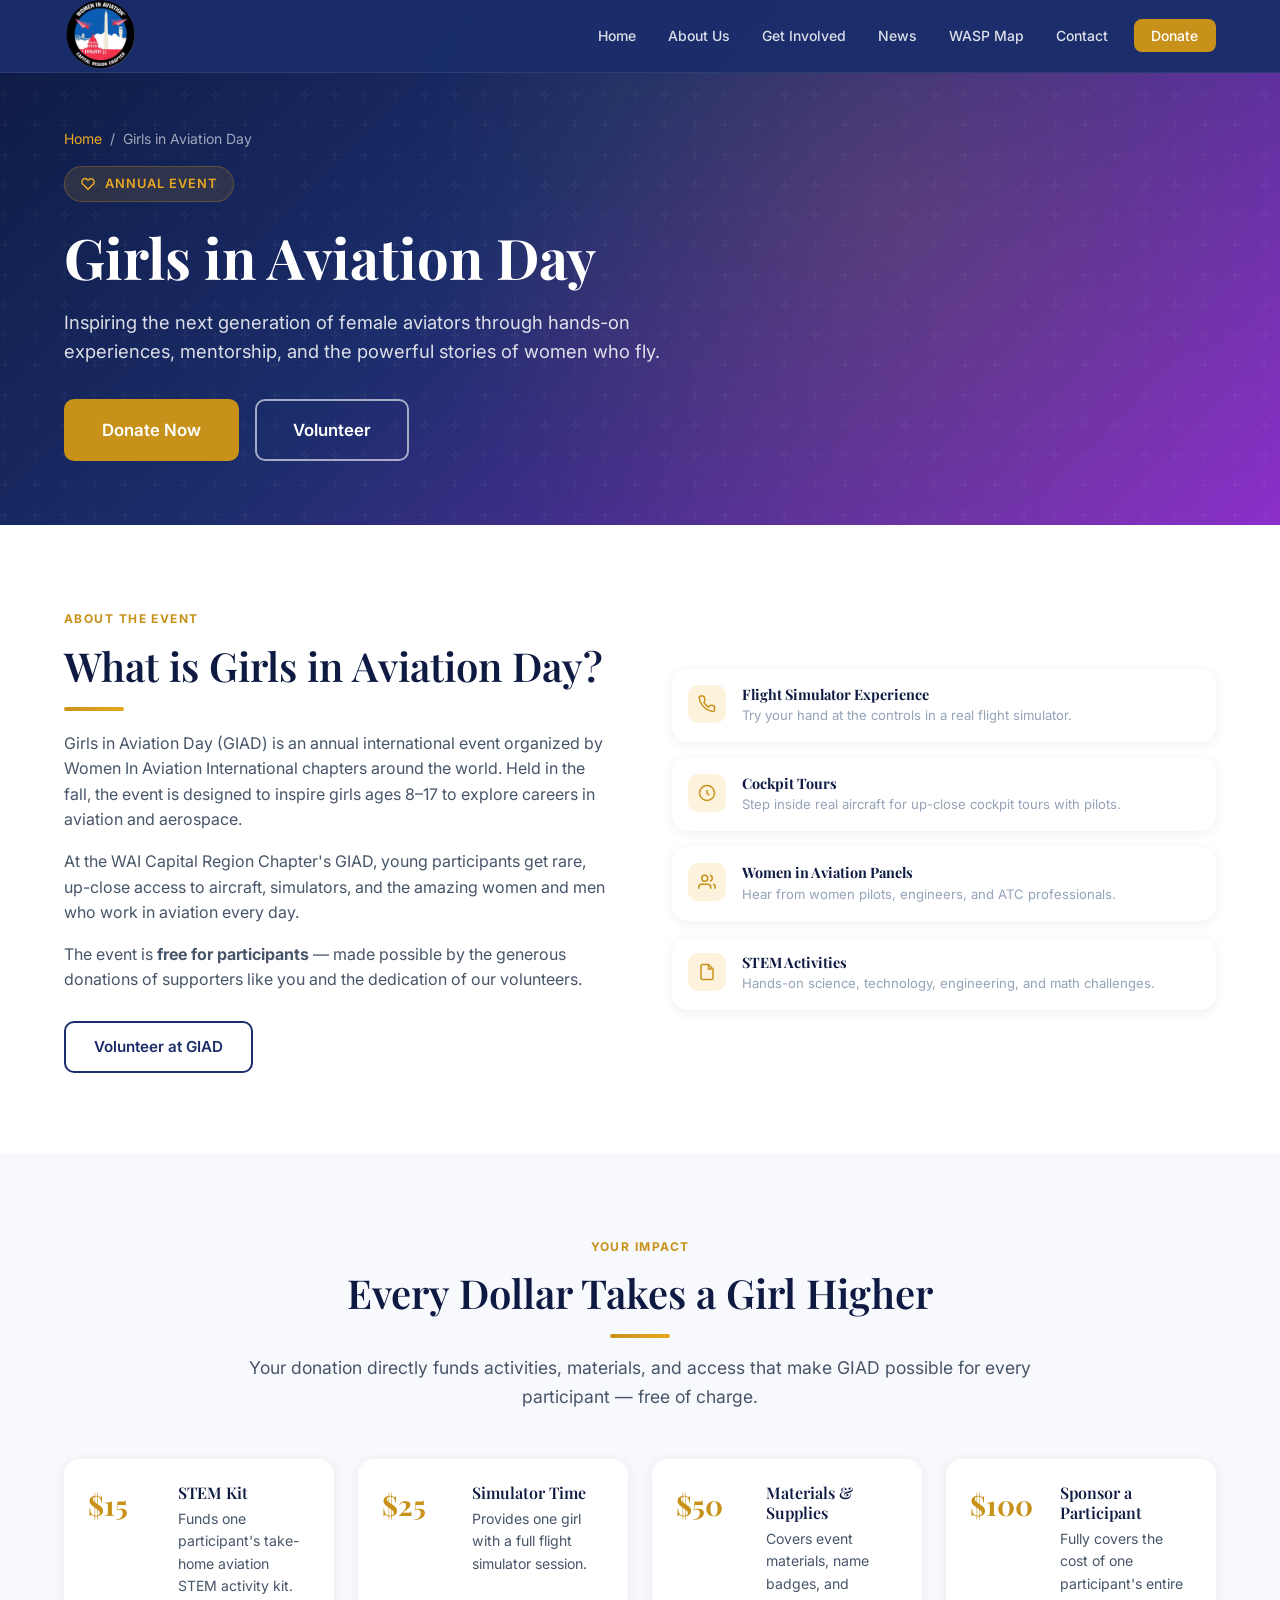
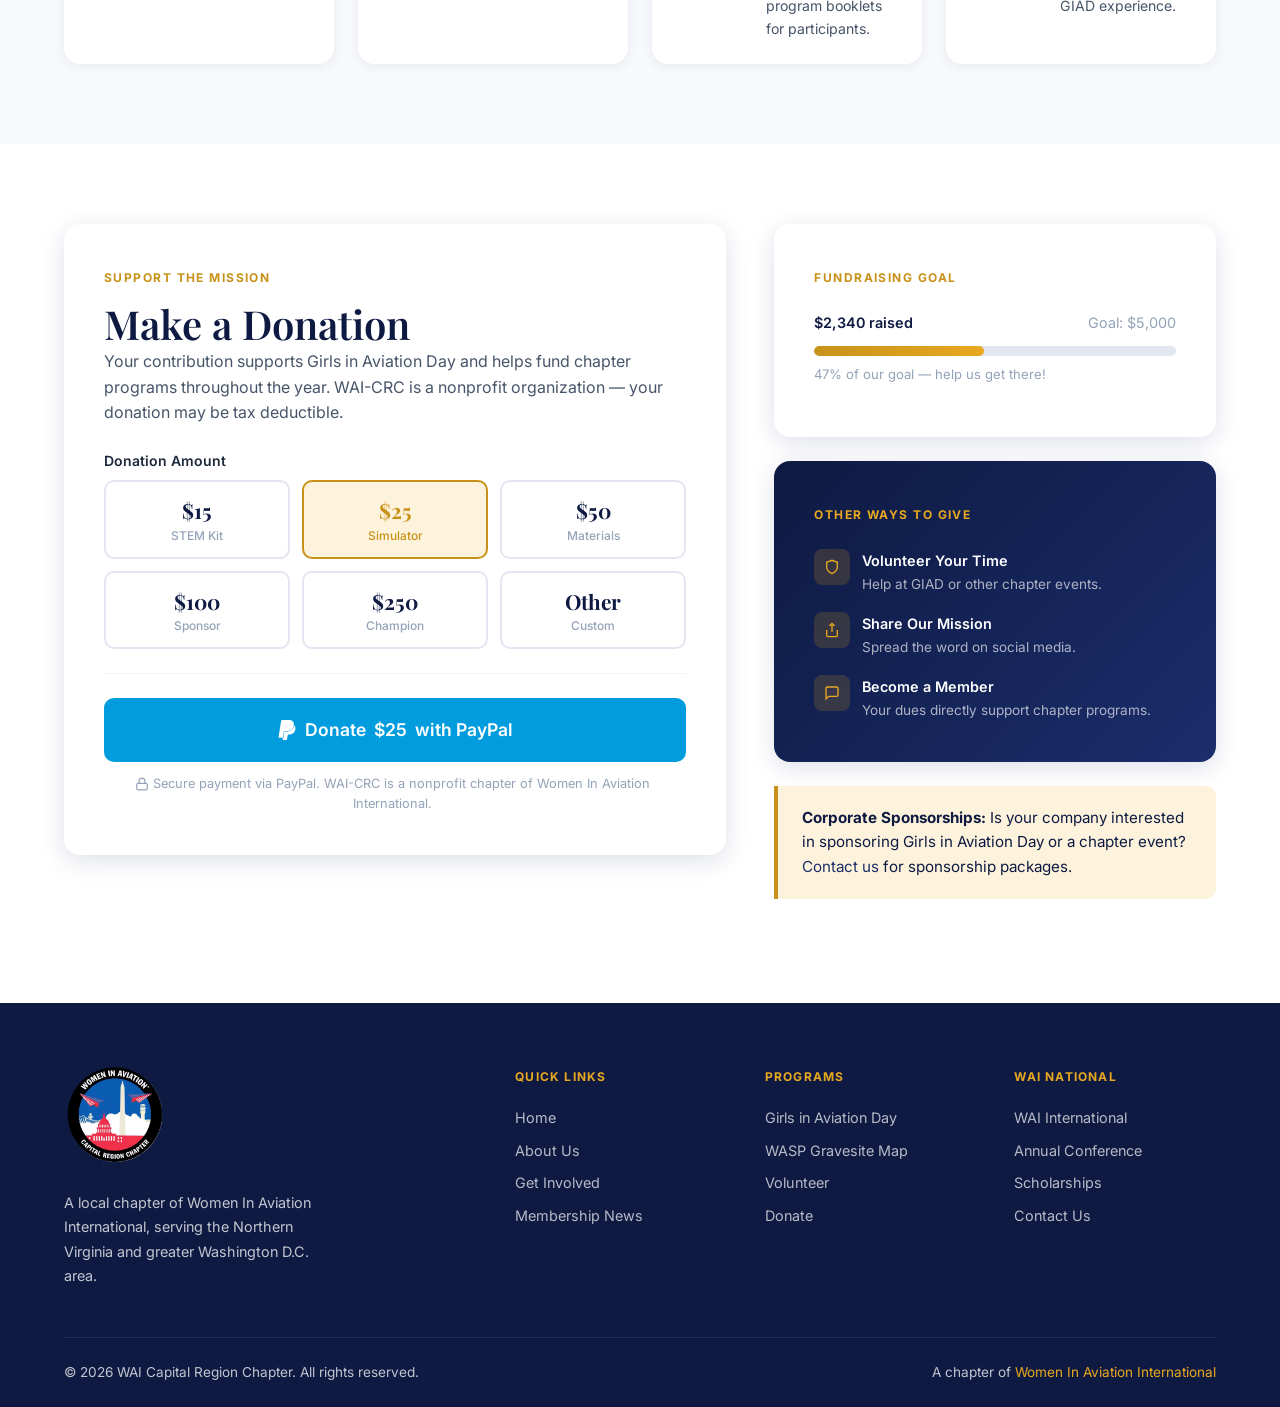
<file: donate.html>
<!DOCTYPE html>
<html lang="en">
<head>
  <meta charset="UTF-8">
  <meta name="viewport" content="width=device-width, initial-scale=1.0">
  <title>GIRLS IN AVIATION DAY | WAI Capital Region Chapter</title>
  <meta name="description" content="Support Girls in Aviation Day and the WAI Capital Region Chapter's mission to inspire the next generation of female aviators.">
  <link rel="icon" type="image/png" sizes="64x64" href="images/favicon-64.png">
  <link rel="apple-touch-icon" href="images/favicon-192.png">
  <link rel="stylesheet" href="css/styles.css">
  <style>
    .giad-hero {
      background: linear-gradient(135deg, var(--navy-dark) 0%, var(--navy) 40%, #8b2fc9 100%);
      padding: 8rem 0 4rem;
      position: relative;
      overflow: hidden;
    }
    .giad-hero::before {
      content: '';
      position: absolute;
      inset: 0;
      background:
        radial-gradient(circle at 70% 40%, rgba(200,146,26,0.15) 0%, transparent 50%),
        url("data:image/svg+xml,%3Csvg width='60' height='60' viewBox='0 0 60 60' xmlns='http://www.w3.org/2000/svg'%3E%3Cg fill='none' fill-rule='evenodd'%3E%3Cg fill='%23ffffff' fill-opacity='0.03'%3E%3Cpath d='M36 34v-4h-2v4h-4v2h4v4h2v-4h4v-2h-4zm0-30V0h-2v4h-4v2h4v4h2V6h4V4h-4zM6 34v-4H4v4H0v2h4v4h2v-4h4v-2H6zM6 4V0H4v4H0v2h4v4h2V6h4V4H6z'/%3E%3C/g%3E%3C/g%3E%3C/svg%3E");
    }
    .giad-hero-content { position: relative; z-index: 1; }
    .giad-hero h1 { color: var(--white); margin-bottom: 1rem; }
    .giad-hero p { color: rgba(255,255,255,0.85); font-size: 1.15rem; max-width: 600px; }

    .donation-layout {
      display: grid;
      grid-template-columns: 1.5fr 1fr;
      gap: 3rem;
      align-items: start;
    }
    @media(max-width:900px) { .donation-layout { grid-template-columns: 1fr; } }

    .amount-grid {
      display: grid;
      grid-template-columns: repeat(3, 1fr);
      gap: 0.75rem;
      margin-bottom: 1.25rem;
    }
    @media(max-width:500px) { .amount-grid { grid-template-columns: repeat(2, 1fr); } }

    .amount-btn {
      padding: 0.875rem;
      border: 2px solid var(--gray-200);
      border-radius: var(--radius);
      background: var(--white);
      cursor: pointer;
      text-align: center;
      font-family: 'Playfair Display', serif;
      font-size: 1.3rem;
      font-weight: 700;
      color: var(--navy-dark);
      transition: all var(--transition);
    }
    .amount-btn:hover { border-color: var(--navy); background: rgba(27,45,107,0.04); }
    .amount-btn.selected { border-color: var(--gold); background: var(--gold-pale); color: var(--gold); }
    .amount-sub { display: block; font-family: 'Inter', sans-serif; font-size: 0.75rem; font-weight: 500; color: var(--gray-400); margin-top: 0.2rem; }
    .amount-btn.selected .amount-sub { color: var(--gold); }

    .impact-card {
      background: var(--white);
      border-radius: var(--radius-lg);
      padding: 1.5rem;
      box-shadow: var(--shadow);
      display: flex;
      gap: 1.25rem;
      align-items: flex-start;
      transition: all var(--transition);
    }
    .impact-card:hover { box-shadow: var(--shadow-md); transform: translateY(-2px); }
    .impact-amount {
      font-family: 'Playfair Display', serif;
      font-size: 1.75rem;
      font-weight: 700;
      color: var(--gold);
      min-width: 70px;
      flex-shrink: 0;
    }
    .impact-card h4 { margin-bottom: 0.3rem; font-size: 1rem; }
    .impact-card p { font-size: 0.88rem; color: var(--gray-600); margin: 0; }

    .donate-sidebar {
      position: sticky;
      top: 90px;
    }
    .progress-bar-wrap {
      background: var(--gray-200);
      border-radius: 100px;
      height: 10px;
      overflow: hidden;
      margin: 0.75rem 0 0.5rem;
    }
    .progress-bar-fill {
      height: 100%;
      background: linear-gradient(90deg, var(--gold), var(--gold-light));
      border-radius: 100px;
      transition: width 1.5s ease;
    }

    .activity-item {
      display: flex;
      gap: 1rem;
      align-items: flex-start;
      padding: 1rem 0;
      border-bottom: 1px solid var(--gray-100);
    }
    .activity-item:last-child { border-bottom: none; padding-bottom: 0; }
    .activity-icon {
      width: 38px; height: 38px;
      border-radius: 10px;
      background: var(--gold-pale);
      display: flex;
      align-items: center;
      justify-content: center;
      flex-shrink: 0;
      color: var(--gold);
    }
    .activity-icon svg { width: 18px; height: 18px; }
    .activity-item h5 { font-size: 0.9rem; margin-bottom: 0.15rem; }
    .activity-item p { font-size: 0.82rem; color: var(--gray-400); margin: 0; }
  </style>
  <script src="https://identity.netlify.com/v1/netlify-identity-widget.js"></script>
</head>
<body>

<!-- ===== NAVBAR ===== -->
<nav id="navbar">
  <div class="navbar-inner">
    <a href="index.html" class="navbar-logo">
      <img src="images/logo.png" alt="WAI Capital Region Chapter" style="height:72px;width:auto;">
    </a>
    <ul class="navbar-nav" id="nav-links">
      <li><a href="index.html">Home</a></li>
      <li><a href="about.html">About Us</a></li>
      <li><a href="get-involved.html">Get Involved</a></li>
      <li><a href="news.html">News</a></li>
      <li><a href="wasp-map.html">WASP Map</a></li>
      <li><a href="volunteer-form.html">Contact</a></li>
      <li><a href="donate.html" class="nav-cta active">Donate</a></li>
    </ul>
    <button class="navbar-toggle" id="nav-toggle" aria-label="Toggle navigation">
      <span></span><span></span><span></span>
    </button>
  </div>
</nav>

<!-- ===== HERO ===== -->
<section class="giad-hero">
  <div class="container giad-hero-content">
    <div class="breadcrumb" style="color:rgba(255,255,255,0.6); font-size:0.875rem; display:flex; align-items:center; gap:0.5rem; margin-bottom:1rem;">
      <a href="index.html" style="color:var(--gold-light);">Home</a> <span>/</span> Girls in Aviation Day
    </div>
    <div style="display:inline-flex; align-items:center; gap:0.6rem; background:rgba(200,146,26,0.15); border:1px solid rgba(200,146,26,0.3); border-radius:100px; padding:0.4rem 1rem; font-size:0.8rem; font-weight:600; letter-spacing:0.08em; text-transform:uppercase; color:var(--gold-light); margin-bottom:1.25rem;">
      <svg width="14" height="14" viewBox="0 0 24 24" fill="none" stroke="currentColor" stroke-width="2.5"><path d="M20.84 4.61a5.5 5.5 0 0 0-7.78 0L12 5.67l-1.06-1.06a5.5 5.5 0 0 0-7.78 7.78l1.06 1.06L12 21.23l7.78-7.78 1.06-1.06a5.5 5.5 0 0 0 0-7.78z"/></svg>
      Annual Event
    </div>
    <h1>Girls in Aviation Day</h1>
    <p>Inspiring the next generation of female aviators through hands-on experiences, mentorship, and the powerful stories of women who fly.</p>
    <div style="display:flex; gap:1rem; margin-top:2rem; flex-wrap:wrap;">
      <a href="#donate" class="btn btn-primary btn-lg">Donate Now</a>
      <a href="volunteer-form.html" class="btn btn-secondary btn-lg">Volunteer</a>
    </div>
  </div>
</section>

<!-- ===== ABOUT GIAD ===== -->
<section class="section">
  <div class="container">
    <div class="grid-2" style="align-items:center; gap:4rem;">
      <div class="fade-in">
        <span class="section-label">About the Event</span>
        <h2>What is Girls in Aviation Day?</h2>
        <div class="divider"></div>
        <p style="margin-top:1.25rem; color:var(--gray-600);">Girls in Aviation Day (GIAD) is an annual international event organized by Women In Aviation International chapters around the world. Held in the fall, the event is designed to inspire girls ages 8–17 to explore careers in aviation and aerospace.</p>
        <p style="margin-top:1rem; color:var(--gray-600);">At the WAI Capital Region Chapter's GIAD, young participants get rare, up-close access to aircraft, simulators, and the amazing women and men who work in aviation every day.</p>
        <p style="margin-top:1rem; color:var(--gray-600);">The event is <strong>free for participants</strong> — made possible by the generous donations of supporters like you and the dedication of our volunteers.</p>
        <a href="volunteer-form.html" class="btn btn-outline" style="margin-top:1.75rem;">Volunteer at GIAD</a>
      </div>
      <div class="fade-in">
        <div style="display:flex; flex-direction:column; gap:1rem;">
          <div class="activity-item" style="padding:1rem; background:var(--white); border-radius:var(--radius-lg); box-shadow:var(--shadow); border-bottom:none;">
            <div class="activity-icon"><svg viewBox="0 0 24 24" fill="none" stroke="currentColor" stroke-width="2"><path d="M22 16.92v3a2 2 0 0 1-2.18 2 19.79 19.79 0 0 1-8.63-3.07A19.5 19.5 0 0 1 4.63 12 19.79 19.79 0 0 1 1.55 3.5 2 2 0 0 1 3.53 1.33h3a2 2 0 0 1 2 1.72 12.84 12.84 0 0 0 .7 2.81 2 2 0 0 1-.45 2.11L7.91 9.91a16 16 0 0 0 6.18 6.18l1.94-1.94a2 2 0 0 1 2.11-.45 12.84 12.84 0 0 0 2.81.7A2 2 0 0 1 22 16.92z"/></svg></div>
            <div><h5>Flight Simulator Experience</h5><p>Try your hand at the controls in a real flight simulator.</p></div>
          </div>
          <div class="activity-item" style="padding:1rem; background:var(--white); border-radius:var(--radius-lg); box-shadow:var(--shadow); border-bottom:none;">
            <div class="activity-icon"><svg viewBox="0 0 24 24" fill="none" stroke="currentColor" stroke-width="2"><circle cx="12" cy="12" r="10"/><path d="M12 8v4l3 3"/></svg></div>
            <div><h5>Cockpit Tours</h5><p>Step inside real aircraft for up-close cockpit tours with pilots.</p></div>
          </div>
          <div class="activity-item" style="padding:1rem; background:var(--white); border-radius:var(--radius-lg); box-shadow:var(--shadow); border-bottom:none;">
            <div class="activity-icon"><svg viewBox="0 0 24 24" fill="none" stroke="currentColor" stroke-width="2"><path d="M17 21v-2a4 4 0 0 0-4-4H5a4 4 0 0 0-4 4v2"/><circle cx="9" cy="7" r="4"/><path d="M23 21v-2a4 4 0 0 0-3-3.87"/><path d="M16 3.13a4 4 0 0 1 0 7.75"/></svg></div>
            <div><h5>Women in Aviation Panels</h5><p>Hear from women pilots, engineers, and ATC professionals.</p></div>
          </div>
          <div class="activity-item" style="padding:1rem; background:var(--white); border-radius:var(--radius-lg); box-shadow:var(--shadow); border-bottom:none;">
            <div class="activity-icon"><svg viewBox="0 0 24 24" fill="none" stroke="currentColor" stroke-width="2"><path d="M14 2H6a2 2 0 0 0-2 2v16a2 2 0 0 0 2 2h12a2 2 0 0 0 2-2V8z"/><polyline points="14 2 14 8 20 8"/></svg></div>
            <div><h5>STEM Activities</h5><p>Hands-on science, technology, engineering, and math challenges.</p></div>
          </div>
        </div>
      </div>
    </div>
  </div>
</section>

<!-- ===== IMPACT ===== -->
<section class="section" style="background:var(--off-white);">
  <div class="container">
    <div class="section-header text-center">
      <span class="section-label">Your Impact</span>
      <h2>Every Dollar Takes a Girl Higher</h2>
      <div class="divider"></div>
      <p style="margin-top:1rem;">Your donation directly funds activities, materials, and access that make GIAD possible for every participant — free of charge.</p>
    </div>
    <div class="grid-4">
      <div class="impact-card fade-in">
        <div class="impact-amount">$15</div>
        <div><h4>STEM Kit</h4><p>Funds one participant's take-home aviation STEM activity kit.</p></div>
      </div>
      <div class="impact-card fade-in">
        <div class="impact-amount">$25</div>
        <div><h4>Simulator Time</h4><p>Provides one girl with a full flight simulator session.</p></div>
      </div>
      <div class="impact-card fade-in">
        <div class="impact-amount">$50</div>
        <div><h4>Materials & Supplies</h4><p>Covers event materials, name badges, and program booklets for participants.</p></div>
      </div>
      <div class="impact-card fade-in">
        <div class="impact-amount">$100</div>
        <div><h4>Sponsor a Participant</h4><p>Fully covers the cost of one participant's entire GIAD experience.</p></div>
      </div>
    </div>
  </div>
</section>

<!-- ===== DONATE FORM ===== -->
<section class="section" id="donate">
  <div class="container">
    <div class="donation-layout">
      <!-- Form -->
      <div class="form-card fade-in">
        <span class="section-label">Support the Mission</span>
        <h2>Make a Donation</h2>
        <p style="color:var(--gray-600); margin-bottom:1.5rem;">Your contribution supports Girls in Aviation Day and helps fund chapter programs throughout the year. WAI-CRC is a nonprofit organization — your donation may be tax deductible.</p>

        <div id="donate-widget">
          <div class="form-group">
            <label class="form-label">Donation Amount</label>
            <div class="amount-grid" id="amount-grid">
              <button type="button" class="amount-btn" data-amount="15">$15<span class="amount-sub">STEM Kit</span></button>
              <button type="button" class="amount-btn selected" data-amount="25">$25<span class="amount-sub">Simulator</span></button>
              <button type="button" class="amount-btn" data-amount="50">$50<span class="amount-sub">Materials</span></button>
              <button type="button" class="amount-btn" data-amount="100">$100<span class="amount-sub">Sponsor</span></button>
              <button type="button" class="amount-btn" data-amount="250">$250<span class="amount-sub">Champion</span></button>
              <button type="button" class="amount-btn" data-amount="custom">Other<span class="amount-sub">Custom</span></button>
            </div>
            <div id="custom-amount-wrap" style="display:none; margin-top:0.75rem;">
              <input type="number" id="custom-amount" class="form-control" placeholder="Enter custom amount ($)" min="1">
            </div>
          </div>

          <div style="height:1px; background:var(--gray-100); margin:1.5rem 0;"></div>

          <a id="paypal-btn" href="#" target="_blank" rel="noopener" class="btn btn-lg" style="width:100%; justify-content:center; background:#009cde; border-color:#009cde; color:white; font-size:1.1rem; display:flex; align-items:center; gap:0.5rem; text-decoration:none;">
            <svg width="20" height="20" viewBox="0 0 24 24" fill="currentColor"><path d="M7.076 21.337H2.47a.641.641 0 0 1-.633-.74L4.944.901C5.026.382 5.474 0 5.998 0h7.46c2.57 0 4.578.543 5.69 1.81 1.01 1.15 1.304 2.42 1.012 4.287-.023.143-.047.288-.077.437-.983 5.05-4.349 6.797-8.647 6.797h-2.19c-.524 0-.968.382-1.05.9l-1.12 7.106zm14.146-14.42a3.35 3.35 0 0 0-.607-.541c-.013.076-.026.175-.041.254-.93 4.778-4.005 7.201-9.138 7.201h-2.19a.563.563 0 0 0-.556.479l-1.187 7.527h-.506l-.24 1.516a.56.56 0 0 0 .554.647h3.882c.46 0 .85-.334.922-.788.06-.26.76-4.852.816-5.09a.932.932 0 0 1 .923-.788h.58c3.76 0 6.705-1.528 7.565-5.946.36-1.847.174-3.388-.777-4.471z"/></svg>
            Donate <span id="donate-btn-amount">$25</span> with PayPal
          </a>
          <p style="font-size:0.8rem; color:var(--gray-400); text-align:center; margin-top:0.75rem;">
            <svg width="14" height="14" viewBox="0 0 24 24" fill="none" stroke="currentColor" stroke-width="2" style="vertical-align:middle;"><rect x="3" y="11" width="18" height="11" rx="2" ry="2"/><path d="M7 11V7a5 5 0 0 1 10 0v4"/></svg>
            Secure payment via PayPal. WAI-CRC is a nonprofit chapter of Women In Aviation International.
          </p>
        </div>
      </div>

      <!-- Sidebar -->
      <div class="donate-sidebar">
        <div class="form-card fade-in" style="margin-bottom:1.5rem;">
          <div class="section-label">Fundraising Goal</div>
          <div style="margin:0.75rem 0;">
            <div style="display:flex; justify-content:space-between; font-size:0.9rem;">
              <span style="font-weight:600; color:var(--navy-dark);" id="goal-raised">$0 raised</span>
              <span style="color:var(--gray-400);" id="goal-target">Goal: —</span>
            </div>
            <div class="progress-bar-wrap">
              <div class="progress-bar-fill" id="progress-fill" style="width:0"></div>
            </div>
            <p style="font-size:0.82rem; color:var(--gray-400); margin:0.25rem 0 0;" id="goal-percent">Help us reach our Girls in Aviation Day goal!</p>
          </div>
        </div>

        <div class="form-card fade-in" style="background:linear-gradient(135deg, var(--navy-dark), var(--navy)); margin-bottom:1.5rem;">
          <div class="section-label" style="color:var(--gold-light);">Other Ways to Give</div>
          <div style="display:flex; flex-direction:column; gap:1rem; margin-top:0.75rem;">
            <div style="display:flex; gap:0.75rem; align-items:flex-start;">
              <div style="width:36px; height:36px; background:rgba(200,146,26,0.2); border-radius:8px; display:flex; align-items:center; justify-content:center; flex-shrink:0; color:var(--gold-light);">
                <svg width="16" height="16" viewBox="0 0 24 24" fill="none" stroke="currentColor" stroke-width="2"><path d="M12 22s8-4 8-10V5l-8-3-8 3v7c0 6 8 10 8 10z"/></svg>
              </div>
              <div><p style="color:white; font-size:0.9rem; font-weight:600; margin-bottom:0.15rem;">Volunteer Your Time</p><p style="color:rgba(255,255,255,0.65); font-size:0.85rem; margin:0;">Help at GIAD or other chapter events.</p></div>
            </div>
            <div style="display:flex; gap:0.75rem; align-items:flex-start;">
              <div style="width:36px; height:36px; background:rgba(200,146,26,0.2); border-radius:8px; display:flex; align-items:center; justify-content:center; flex-shrink:0; color:var(--gold-light);">
                <svg width="16" height="16" viewBox="0 0 24 24" fill="none" stroke="currentColor" stroke-width="2"><path d="M4 12v8a2 2 0 0 0 2 2h12a2 2 0 0 0 2-2v-8"/><polyline points="16 6 12 2 8 6"/><line x1="12" y1="2" x2="12" y2="15"/></svg>
              </div>
              <div><p style="color:white; font-size:0.9rem; font-weight:600; margin-bottom:0.15rem;">Share Our Mission</p><p style="color:rgba(255,255,255,0.65); font-size:0.85rem; margin:0;">Spread the word on social media.</p></div>
            </div>
            <div style="display:flex; gap:0.75rem; align-items:flex-start;">
              <div style="width:36px; height:36px; background:rgba(200,146,26,0.2); border-radius:8px; display:flex; align-items:center; justify-content:center; flex-shrink:0; color:var(--gold-light);">
                <svg width="16" height="16" viewBox="0 0 24 24" fill="none" stroke="currentColor" stroke-width="2"><path d="M21 15a2 2 0 0 1-2 2H7l-4 4V5a2 2 0 0 1 2-2h14a2 2 0 0 1 2 2z"/></svg>
              </div>
              <div><p style="color:white; font-size:0.9rem; font-weight:600; margin-bottom:0.15rem;">Become a Member</p><p style="color:rgba(255,255,255,0.65); font-size:0.85rem; margin:0;">Your dues directly support chapter programs.</p></div>
            </div>
          </div>
        </div>

        <div class="callout fade-in">
          <p><strong>Corporate Sponsorships:</strong> Is your company interested in sponsoring Girls in Aviation Day or a chapter event? <a href="volunteer-form.html" style="color:var(--navy);">Contact us</a> for sponsorship packages.</p>
        </div>
      </div>
    </div>
  </div>
</section>

<!-- ===== FOOTER ===== -->
<footer>
  <div class="container">
    <div class="footer-grid">
      <div class="footer-brand">
        <div class="navbar-logo" style="display:inline-flex;">
          <img src="images/logo.png" alt="WAI Capital Region Chapter" style="height:100px;width:auto;">
        </div>
        <p>A local chapter of Women In Aviation International, serving the Northern Virginia and greater Washington D.C. area.</p>
      </div>
      <div>
        <div class="footer-heading">Quick Links</div>
        <nav class="footer-links">
          <a href="index.html">Home</a>
          <a href="about.html">About Us</a>
          <a href="get-involved.html">Get Involved</a>
          <a href="news.html">Membership News</a>
        </nav>
      </div>
      <div>
        <div class="footer-heading">Programs</div>
        <nav class="footer-links">
          <a href="donate.html">Girls in Aviation Day</a>
          <a href="wasp-map.html">WASP Gravesite Map</a>
          <a href="volunteer-form.html">Volunteer</a>
          <a href="donate.html">Donate</a>
        </nav>
      </div>
      <div>
        <div class="footer-heading">WAI National</div>
        <nav class="footer-links">
          <a href="https://www.wai.org" target="_blank" rel="noopener">WAI International</a>
          <a href="https://www.wai.org/conferences" target="_blank" rel="noopener">Annual Conference</a>
          <a href="https://www.wai.org/scholarships" target="_blank" rel="noopener">Scholarships</a>
          <a href="volunteer-form.html">Contact Us</a>
        </nav>
      </div>
    </div>
  </div>
  <div class="container">
    <div class="footer-bottom">
      <span>&copy; <span class="copyright-year">2026</span> WAI Capital Region Chapter. All rights reserved.</span>
      <span>A chapter of <a href="https://www.wai.org" target="_blank" rel="noopener" style="color:var(--gold-light);">Women In Aviation International</a></span>
    </div>
  </div>
</footer>

<div id="toast"><span class="toast-icon">✓</span><span class="toast-msg"></span></div>
<button id="back-to-top" aria-label="Back to top">
  <svg viewBox="0 0 24 24" fill="none" stroke="currentColor" stroke-width="2.5"><path d="M18 15l-6-6-6 6"/></svg>
</button>
<script src="js/main.js"></script>
<script>
  const PAYPAL_BASE = 'https://www.paypal.com/donate/?business=CapitalRegion%40wai-crc.org&item_name=WAI-CRC+Girls+in+Aviation+Day+Fund&currency_code=USD&no_shipping=1&no_recurring=1';

  function updatePayPalBtn(amount) {
    const btn = document.getElementById('paypal-btn');
    const label = document.getElementById('donate-btn-amount');
    const num = parseFloat(amount);
    if (!amount || isNaN(num) || num <= 0) {
      btn.href = PAYPAL_BASE;
      label.textContent = '';
    } else {
      btn.href = PAYPAL_BASE + '&amount=' + num;
      label.textContent = '$' + num;
    }
  }

  const amountBtns = document.querySelectorAll('.amount-btn');
  const customWrap = document.getElementById('custom-amount-wrap');
  const customInput = document.getElementById('custom-amount');

  amountBtns.forEach(btn => {
    btn.addEventListener('click', () => {
      amountBtns.forEach(b => b.classList.remove('selected'));
      btn.classList.add('selected');
      const val = btn.dataset.amount;
      if (val === 'custom') {
        customWrap.style.display = 'block';
        customInput.focus();
        updatePayPalBtn(customInput.value);
      } else {
        customWrap.style.display = 'none';
        updatePayPalBtn(val);
      }
    });
  });

  customInput.addEventListener('input', () => updatePayPalBtn(customInput.value));

  // Fundraising progress — pulled from data/settings.json (editable in /admin)
  fetch('data/settings.json')
    .then(r => r.json())
    .then(s => {
      const raised = Number(s.giad_raised) || 0;
      const goal = Number(s.giad_goal) || 0;
      document.getElementById('goal-raised').textContent = '$' + raised.toLocaleString() + ' raised';
      if (goal > 0) {
        const pct = Math.min(100, Math.round((raised / goal) * 100));
        document.getElementById('goal-target').textContent = 'Goal: $' + goal.toLocaleString();
        document.getElementById('goal-percent').textContent = pct + '% of our goal — help us get there!';
        setTimeout(() => {
          document.getElementById('progress-fill').style.width = pct + '%';
        }, 400);
      }
    })
    .catch(() => {});

  // Set initial PayPal link ($25 default)
  updatePayPalBtn(25);
</script>
</body>
</html>
</file>
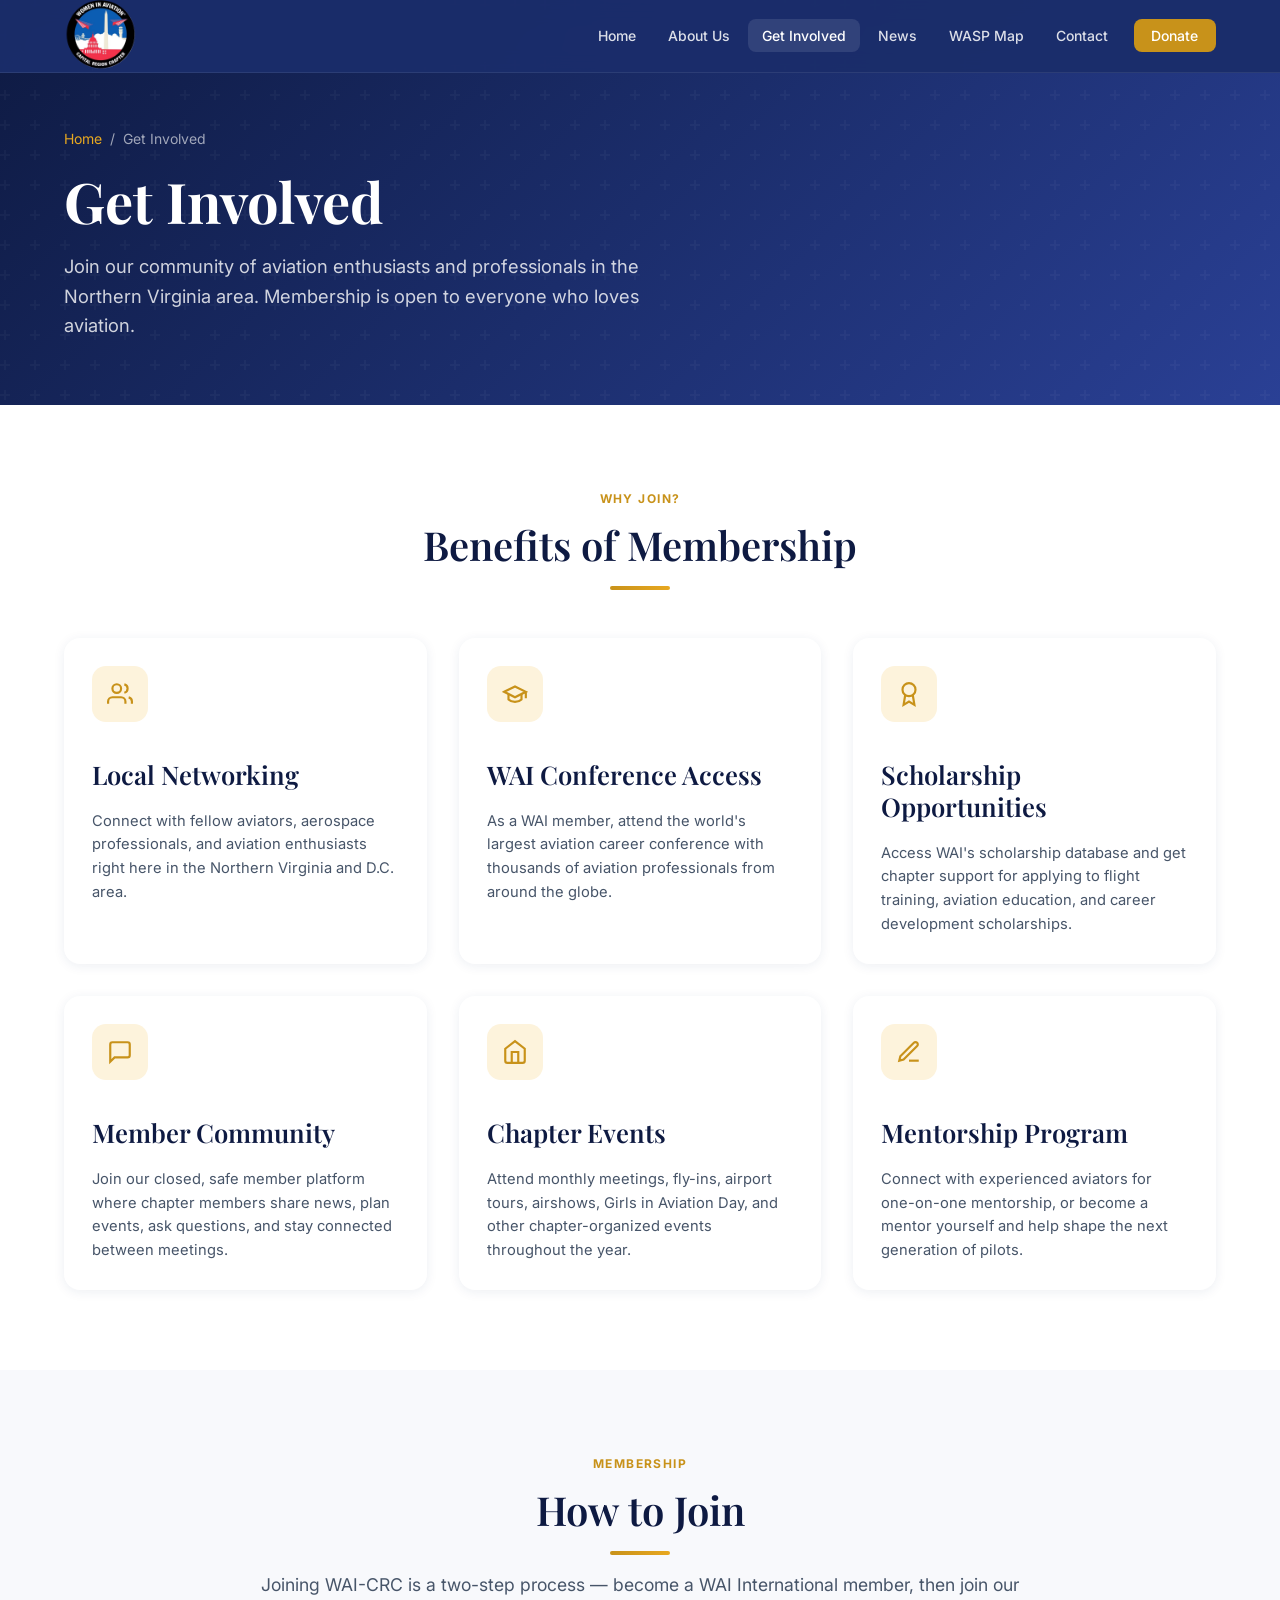
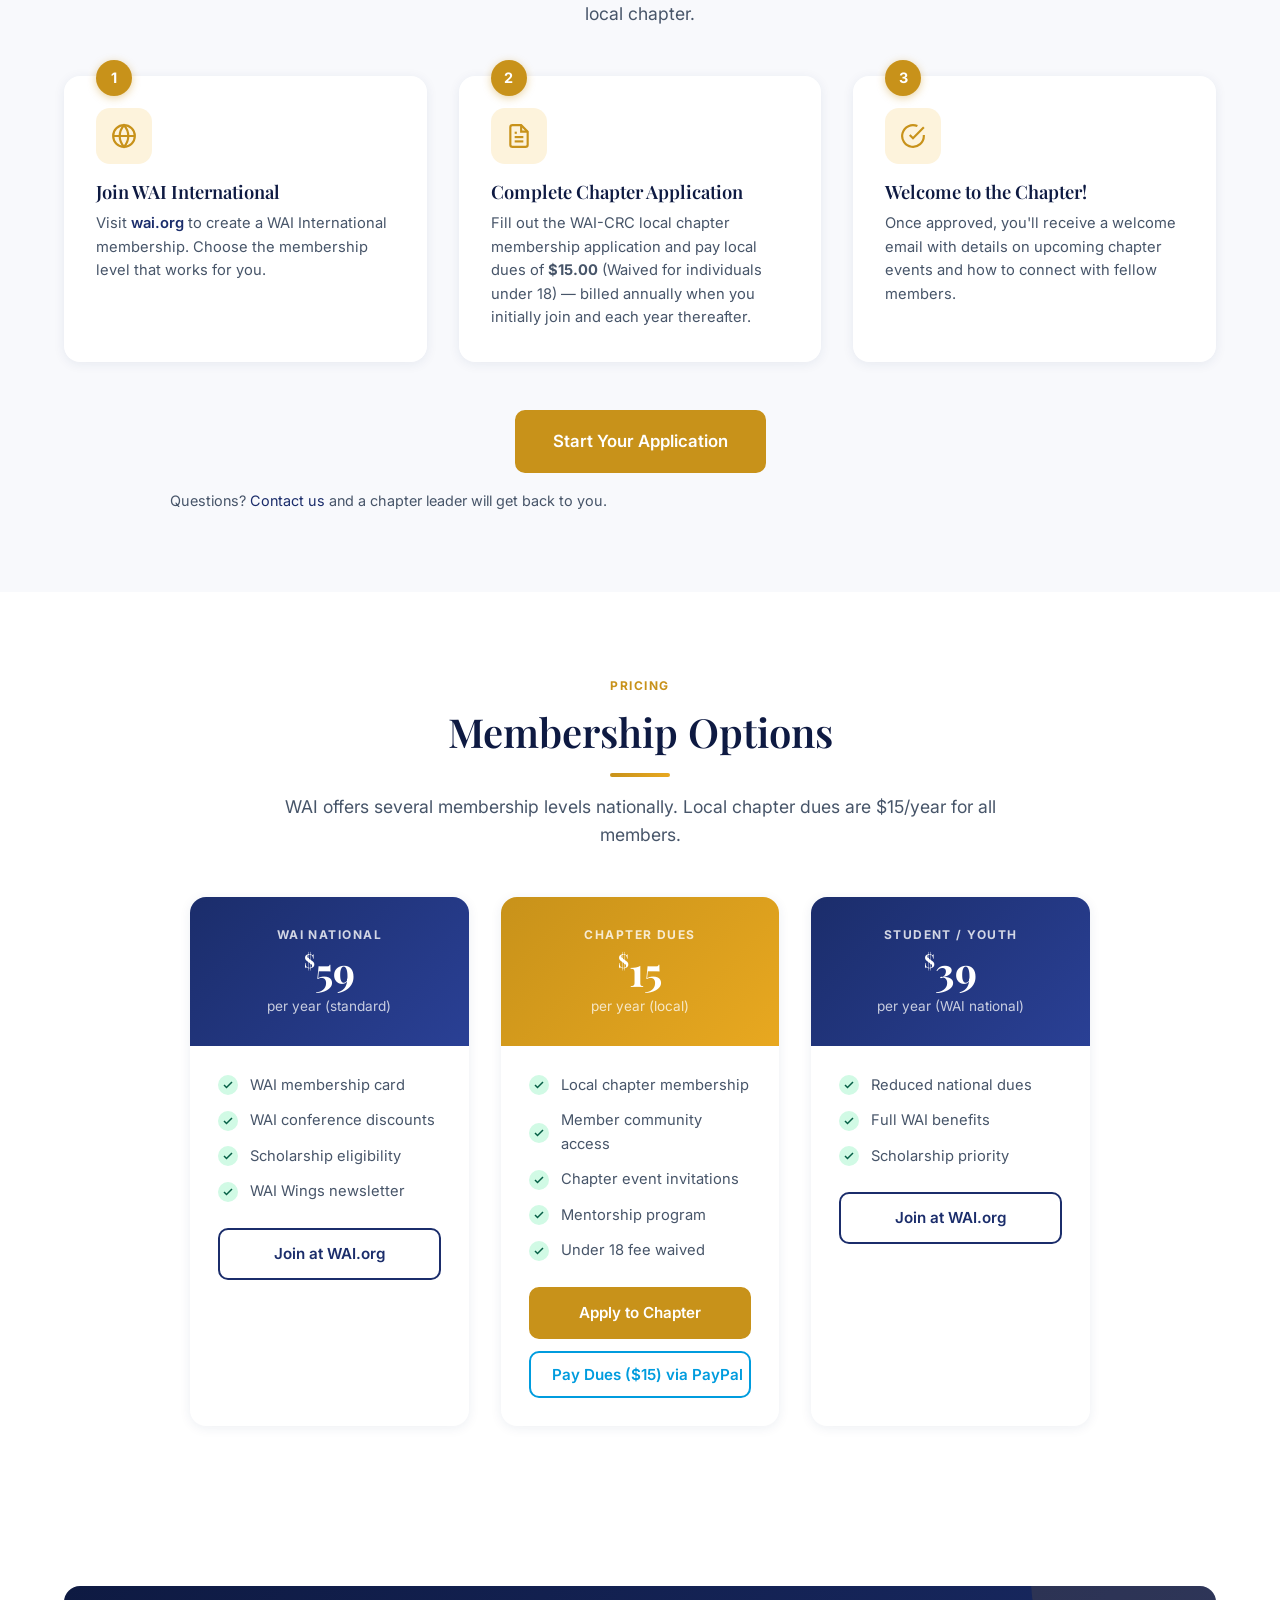
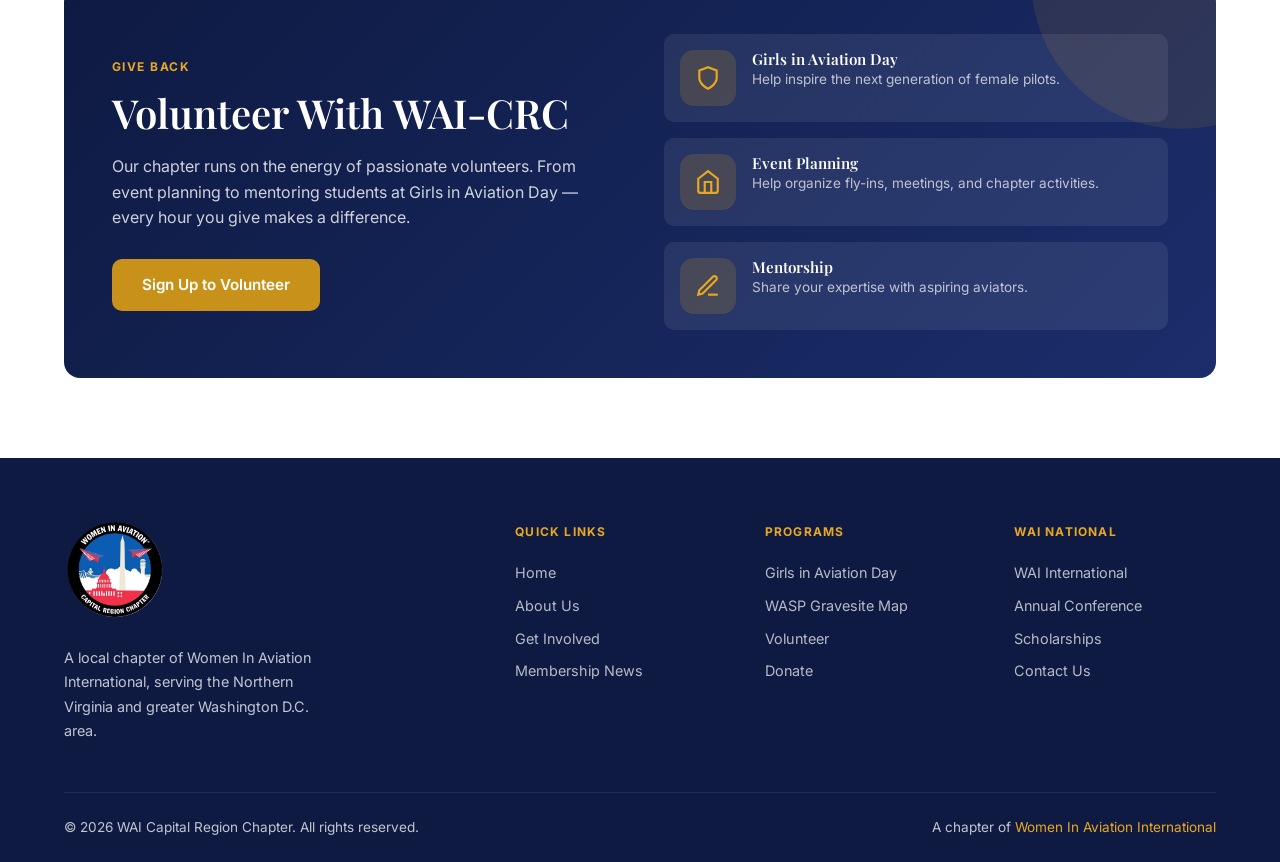
<file: get-involved.html>
<!DOCTYPE html>
<html lang="en">
<head>
  <meta charset="UTF-8">
  <meta name="viewport" content="width=device-width, initial-scale=1.0">
  <title>GET INVOLVED | WAI Capital Region Chapter</title>
  <meta name="description" content="Join the WAI Capital Region Chapter — become a member, volunteer, and connect with fellow aviation enthusiasts in Northern Virginia.">
  <link rel="icon" type="image/png" sizes="64x64" href="images/favicon-64.png">
  <link rel="apple-touch-icon" href="images/favicon-192.png">
  <link rel="stylesheet" href="css/styles.css">
  <style>
    .step-card {
      background: var(--white);
      border-radius: var(--radius-lg);
      padding: 2rem;
      box-shadow: var(--shadow);
      position: relative;
      transition: all var(--transition);
    }
    .step-card:hover { box-shadow: var(--shadow-md); transform: translateY(-3px); }
    .step-number {
      position: absolute;
      top: -16px; left: 2rem;
      width: 36px; height: 36px;
      background: var(--gold);
      color: var(--white);
      border-radius: 50%;
      display: flex;
      align-items: center;
      justify-content: center;
      font-weight: 700;
      font-size: 0.9rem;
      box-shadow: 0 2px 8px rgba(200,146,26,0.4);
    }
    .step-card h3 { margin-bottom: 0.6rem; margin-top: 0.5rem; font-size: 1.15rem; }
    .step-card p { font-size: 0.92rem; color: var(--gray-600); }

    .membership-tier {
      background: var(--white);
      border-radius: var(--radius-lg);
      box-shadow: var(--shadow);
      overflow: hidden;
      transition: all var(--transition);
    }
    .membership-tier:hover { box-shadow: var(--shadow-md); transform: translateY(-3px); }
    .tier-header {
      background: linear-gradient(135deg, var(--navy), var(--navy-light));
      padding: 1.75rem;
      text-align: center;
      color: var(--white);
    }
    .tier-header.gold-tier {
      background: linear-gradient(135deg, var(--gold), var(--gold-light));
    }
    .tier-name {
      font-size: 0.75rem;
      font-weight: 700;
      text-transform: uppercase;
      letter-spacing: 0.12em;
      opacity: 0.8;
      margin-bottom: 0.4rem;
    }
    .tier-price {
      font-family: 'Playfair Display', serif;
      font-size: 2.5rem;
      font-weight: 700;
      line-height: 1;
    }
    .tier-price sup { font-size: 1.2rem; vertical-align: top; margin-top: 0.4rem; }
    .tier-period { font-size: 0.85rem; opacity: 0.75; margin-top: 0.3rem; }
    .tier-body { padding: 1.75rem; }
    .tier-features { display: flex; flex-direction: column; gap: 0.75rem; margin-bottom: 1.5rem; }
    .tier-feature {
      display: flex;
      align-items: center;
      gap: 0.75rem;
      font-size: 0.92rem;
      color: var(--gray-600);
    }
    .tier-feature .check {
      width: 20px; height: 20px;
      background: #d1fae5;
      border-radius: 50%;
      display: flex;
      align-items: center;
      justify-content: center;
      flex-shrink: 0;
      color: #065f46;
    }
    .tier-feature .check svg { width: 12px; height: 12px; }

    @media(max-width:768px) {
    }
  </style>
  <script src="https://identity.netlify.com/v1/netlify-identity-widget.js"></script>
</head>
<body>

<!-- ===== NAVBAR ===== -->
<nav id="navbar">
  <div class="navbar-inner">
    <a href="index.html" class="navbar-logo">
      <img src="images/logo.png" alt="WAI Capital Region Chapter" style="height:72px;width:auto;">
    </a>
    <ul class="navbar-nav" id="nav-links">
      <li><a href="index.html">Home</a></li>
      <li><a href="about.html">About Us</a></li>
      <li><a href="get-involved.html" class="active">Get Involved</a></li>
      <li><a href="news.html">News</a></li>
      <li><a href="wasp-map.html">WASP Map</a></li>
      <li><a href="volunteer-form.html">Contact</a></li>
      <li><a href="donate.html" class="nav-cta">Donate</a></li>
    </ul>
    <button class="navbar-toggle" id="nav-toggle" aria-label="Toggle navigation">
      <span></span><span></span><span></span>
    </button>
  </div>
</nav>

<!-- ===== PAGE HERO ===== -->
<section class="page-hero">
  <div class="container page-hero-content">
    <div class="breadcrumb"><a href="index.html">Home</a> <span>/</span> Get Involved</div>
    <h1>Get Involved</h1>
    <p>Join our community of aviation enthusiasts and professionals in the Northern Virginia area. Membership is open to everyone who loves aviation.</p>
  </div>
</section>

<!-- ===== WHY JOIN ===== -->
<section class="section">
  <div class="container">
    <div class="section-header text-center">
      <span class="section-label">Why Join?</span>
      <h2>Benefits of Membership</h2>
      <div class="divider"></div>
    </div>
    <div class="grid-3">
      <div class="icon-box fade-in" style="flex-direction:column; align-items:flex-start; padding:1.75rem; background:var(--white); border-radius:var(--radius-lg); box-shadow:var(--shadow);">
        <div class="icon-circle" style="margin-bottom:1rem;">
          <svg viewBox="0 0 24 24" fill="none" stroke="currentColor" stroke-width="2"><path d="M17 21v-2a4 4 0 0 0-4-4H5a4 4 0 0 0-4 4v2"/><circle cx="9" cy="7" r="4"/><path d="M23 21v-2a4 4 0 0 0-3-3.87"/><path d="M16 3.13a4 4 0 0 1 0 7.75"/></svg>
        </div>
        <h3>Local Networking</h3>
        <p style="color:var(--gray-600); font-size:0.92rem;">Connect with fellow aviators, aerospace professionals, and aviation enthusiasts right here in the Northern Virginia and D.C. area.</p>
      </div>
      <div class="icon-box fade-in" style="flex-direction:column; align-items:flex-start; padding:1.75rem; background:var(--white); border-radius:var(--radius-lg); box-shadow:var(--shadow);">
        <div class="icon-circle" style="margin-bottom:1rem;">
          <svg viewBox="0 0 24 24" fill="none" stroke="currentColor" stroke-width="2"><path d="M22 10v6M2 10l10-5 10 5-10 5z"/><path d="M6 12v5c3 3 9 3 12 0v-5"/></svg>
        </div>
        <h3>WAI Conference Access</h3>
        <p style="color:var(--gray-600); font-size:0.92rem;">As a WAI member, attend the world's largest aviation career conference with thousands of aviation professionals from around the globe.</p>
      </div>
      <div class="icon-box fade-in" style="flex-direction:column; align-items:flex-start; padding:1.75rem; background:var(--white); border-radius:var(--radius-lg); box-shadow:var(--shadow);">
        <div class="icon-circle" style="margin-bottom:1rem;">
          <svg viewBox="0 0 24 24" fill="none" stroke="currentColor" stroke-width="2"><circle cx="12" cy="8" r="6"/><path d="M15.477 12.89L17 22l-5-3-5 3 1.523-9.11"/></svg>
        </div>
        <h3>Scholarship Opportunities</h3>
        <p style="color:var(--gray-600); font-size:0.92rem;">Access WAI's scholarship database and get chapter support for applying to flight training, aviation education, and career development scholarships.</p>
      </div>
      <div class="icon-box fade-in" style="flex-direction:column; align-items:flex-start; padding:1.75rem; background:var(--white); border-radius:var(--radius-lg); box-shadow:var(--shadow);">
        <div class="icon-circle" style="margin-bottom:1rem;">
          <svg viewBox="0 0 24 24" fill="none" stroke="currentColor" stroke-width="2"><path d="M21 15a2 2 0 0 1-2 2H7l-4 4V5a2 2 0 0 1 2-2h14a2 2 0 0 1 2 2z"/></svg>
        </div>
        <h3>Member Community</h3>
        <p style="color:var(--gray-600); font-size:0.92rem;">Join our closed, safe member platform where chapter members share news, plan events, ask questions, and stay connected between meetings.</p>
      </div>
      <div class="icon-box fade-in" style="flex-direction:column; align-items:flex-start; padding:1.75rem; background:var(--white); border-radius:var(--radius-lg); box-shadow:var(--shadow);">
        <div class="icon-circle" style="margin-bottom:1rem;">
          <svg viewBox="0 0 24 24" fill="none" stroke="currentColor" stroke-width="2"><path d="M3 9l9-7 9 7v11a2 2 0 0 1-2 2H5a2 2 0 0 1-2-2z"/><polyline points="9 22 9 12 15 12 15 22"/></svg>
        </div>
        <h3>Chapter Events</h3>
        <p style="color:var(--gray-600); font-size:0.92rem;">Attend monthly meetings, fly-ins, airport tours, airshows, Girls in Aviation Day, and other chapter-organized events throughout the year.</p>
      </div>
      <div class="icon-box fade-in" style="flex-direction:column; align-items:flex-start; padding:1.75rem; background:var(--white); border-radius:var(--radius-lg); box-shadow:var(--shadow);">
        <div class="icon-circle" style="margin-bottom:1rem;">
          <svg viewBox="0 0 24 24" fill="none" stroke="currentColor" stroke-width="2"><path d="M12 20h9"/><path d="M16.5 3.5a2.121 2.121 0 0 1 3 3L7 19l-4 1 1-4L16.5 3.5z"/></svg>
        </div>
        <h3>Mentorship Program</h3>
        <p style="color:var(--gray-600); font-size:0.92rem;">Connect with experienced aviators for one-on-one mentorship, or become a mentor yourself and help shape the next generation of pilots.</p>
      </div>
    </div>
  </div>
</section>

<!-- ===== HOW TO JOIN ===== -->
<section class="section" style="background:var(--off-white);">
  <div class="container">
    <div class="section-header text-center">
      <span class="section-label">Membership</span>
      <h2>How to Join</h2>
      <div class="divider"></div>
      <p style="margin-top:1rem;">Joining WAI-CRC is a two-step process — become a WAI International member, then join our local chapter.</p>
    </div>
    <div class="grid-3" style="margin-top:2rem; position:relative;">
      <!-- connecting line (decorative, desktop only) -->
      <div class="step-card fade-in">
        <div class="step-number">1</div>
        <div class="icon-circle" style="margin-bottom:1rem;">
          <svg viewBox="0 0 24 24" fill="none" stroke="currentColor" stroke-width="2"><circle cx="12" cy="12" r="10"/><path d="M2 12h20M12 2a15.3 15.3 0 0 1 4 10 15.3 15.3 0 0 1-4 10 15.3 15.3 0 0 1-4-10 15.3 15.3 0 0 1 4-10z"/></svg>
        </div>
        <h3>Join WAI International</h3>
        <p>Visit <a href="https://www.wai.org" target="_blank" rel="noopener" style="color:var(--navy); font-weight:600;">wai.org</a> to create a WAI International membership. Choose the membership level that works for you.</p>
      </div>
      <div class="step-card fade-in">
        <div class="step-number">2</div>
        <div class="icon-circle" style="margin-bottom:1rem;">
          <svg viewBox="0 0 24 24" fill="none" stroke="currentColor" stroke-width="2"><path d="M14 2H6a2 2 0 0 0-2 2v16a2 2 0 0 0 2 2h12a2 2 0 0 0 2-2V8z"/><polyline points="14 2 14 8 20 8"/><line x1="16" y1="13" x2="8" y2="13"/><line x1="16" y1="17" x2="8" y2="17"/><polyline points="10 9 9 9 8 9"/></svg>
        </div>
        <h3>Complete Chapter Application</h3>
        <p>Fill out the WAI-CRC local chapter membership application and pay local dues of <strong>$15.00</strong> (Waived for individuals under 18) — billed annually when you initially join and each year thereafter.</p>
      </div>
      <div class="step-card fade-in">
        <div class="step-number">3</div>
        <div class="icon-circle" style="margin-bottom:1rem;">
          <svg viewBox="0 0 24 24" fill="none" stroke="currentColor" stroke-width="2"><path d="M22 11.08V12a10 10 0 1 1-5.93-9.14"/><polyline points="22 4 12 14.01 9 11.01"/></svg>
        </div>
        <h3>Welcome to the Chapter!</h3>
        <p>Once approved, you'll receive a welcome email with details on upcoming chapter events and how to connect with fellow members.</p>
      </div>
    </div>
    <div style="text-align:center; margin-top:3rem;">
      <a href="https://docs.google.com/forms/d/e/1FAIpQLSdvok5MojakOr9HXhiArLSmSkM-PqRwPNVeRa4hu0D6ateRbw/viewform" target="_blank" rel="noopener" class="btn btn-primary btn-lg">Start Your Application</a>
      <p style="margin-top:1rem; font-size:0.9rem; color:var(--gray-600);">Questions? <a href="volunteer-form.html" style="color:var(--navy);">Contact us</a> and a chapter leader will get back to you.</p>
    </div>
  </div>
</section>

<!-- ===== MEMBERSHIP TIERS ===== -->
<section class="section">
  <div class="container">
    <div class="section-header text-center">
      <span class="section-label">Pricing</span>
      <h2>Membership Options</h2>
      <div class="divider"></div>
      <p style="margin-top:1rem;">WAI offers several membership levels nationally. Local chapter dues are $15/year for all members.</p>
    </div>
    <div class="grid-3" style="max-width:900px; margin:0 auto;">
      <div class="membership-tier fade-in">
        <div class="tier-header">
          <div class="tier-name">WAI National</div>
          <div class="tier-price"><sup>$</sup>59</div>
          <div class="tier-period">per year (standard)</div>
        </div>
        <div class="tier-body">
          <div class="tier-features">
            <div class="tier-feature"><div class="check"><svg viewBox="0 0 24 24" fill="none" stroke="currentColor" stroke-width="3"><polyline points="20 6 9 17 4 12"/></svg></div> WAI membership card</div>
            <div class="tier-feature"><div class="check"><svg viewBox="0 0 24 24" fill="none" stroke="currentColor" stroke-width="3"><polyline points="20 6 9 17 4 12"/></svg></div> WAI conference discounts</div>
            <div class="tier-feature"><div class="check"><svg viewBox="0 0 24 24" fill="none" stroke="currentColor" stroke-width="3"><polyline points="20 6 9 17 4 12"/></svg></div> Scholarship eligibility</div>
            <div class="tier-feature"><div class="check"><svg viewBox="0 0 24 24" fill="none" stroke="currentColor" stroke-width="3"><polyline points="20 6 9 17 4 12"/></svg></div> WAI Wings newsletter</div>
          </div>
          <a href="https://www.wai.org/join" target="_blank" rel="noopener" class="btn btn-outline" style="width:100%; justify-content:center;">Join at WAI.org</a>
        </div>
      </div>
      <div class="membership-tier fade-in">
        <div class="tier-header gold-tier">
          <div class="tier-name">Chapter Dues</div>
          <div class="tier-price"><sup>$</sup>15</div>
          <div class="tier-period">per year (local)</div>
        </div>
        <div class="tier-body">
          <div class="tier-features">
            <div class="tier-feature"><div class="check"><svg viewBox="0 0 24 24" fill="none" stroke="currentColor" stroke-width="3"><polyline points="20 6 9 17 4 12"/></svg></div> Local chapter membership</div>
            <div class="tier-feature"><div class="check"><svg viewBox="0 0 24 24" fill="none" stroke="currentColor" stroke-width="3"><polyline points="20 6 9 17 4 12"/></svg></div> Member community access</div>
            <div class="tier-feature"><div class="check"><svg viewBox="0 0 24 24" fill="none" stroke="currentColor" stroke-width="3"><polyline points="20 6 9 17 4 12"/></svg></div> Chapter event invitations</div>
            <div class="tier-feature"><div class="check"><svg viewBox="0 0 24 24" fill="none" stroke="currentColor" stroke-width="3"><polyline points="20 6 9 17 4 12"/></svg></div> Mentorship program</div>
            <div class="tier-feature"><div class="check"><svg viewBox="0 0 24 24" fill="none" stroke="currentColor" stroke-width="3"><polyline points="20 6 9 17 4 12"/></svg></div> Under 18 fee waived</div>
          </div>
          <a href="https://docs.google.com/forms/d/e/1FAIpQLSdvok5MojakOr9HXhiArLSmSkM-PqRwPNVeRa4hu0D6ateRbw/viewform" target="_blank" rel="noopener" class="btn btn-primary" style="width:100%; justify-content:center; margin-bottom:0.75rem;">Apply to Chapter</a>
          <form action="https://www.paypal.com/donate" method="post" target="_blank" style="width:100%;">
            <input type="hidden" name="business" value="CapitalRegion@wai-crc.org">
            <input type="hidden" name="item_name" value="WAI-CRC Annual Chapter Dues">
            <input type="hidden" name="amount" value="15">
            <input type="hidden" name="currency_code" value="USD">
            <input type="hidden" name="no_shipping" value="1">
            <input type="hidden" name="no_recurring" value="1">
            <button type="submit" class="btn btn-outline" style="width:100%; justify-content:center; border-color:#009cde; color:#009cde;">
              <svg width="16" height="16" viewBox="0 0 24 24" fill="currentColor" style="margin-right:0.4rem;"><path d="M7.076 21.337H2.47a.641.641 0 0 1-.633-.74L4.944.901C5.026.382 5.474 0 5.998 0h7.46c2.57 0 4.578.543 5.69 1.81 1.01 1.15 1.304 2.42 1.012 4.287-.023.143-.047.288-.077.437-.983 5.05-4.349 6.797-8.647 6.797h-2.19c-.524 0-.968.382-1.05.9l-1.12 7.106zm14.146-14.42a3.35 3.35 0 0 0-.607-.541c-.013.076-.026.175-.041.254-.93 4.778-4.005 7.201-9.138 7.201h-2.19a.563.563 0 0 0-.556.479l-1.187 7.527h-.506l-.24 1.516a.56.56 0 0 0 .554.647h3.882c.46 0 .85-.334.922-.788.06-.26.76-4.852.816-5.09a.932.932 0 0 1 .923-.788h.58c3.76 0 6.705-1.528 7.565-5.946.36-1.847.174-3.388-.777-4.471z"/></svg>
              Pay Dues ($15) via PayPal
            </button>
          </form>
        </div>
      </div>
      <div class="membership-tier fade-in">
        <div class="tier-header">
          <div class="tier-name">Student / Youth</div>
          <div class="tier-price"><sup>$</sup>39</div>
          <div class="tier-period">per year (WAI national)</div>
        </div>
        <div class="tier-body">
          <div class="tier-features">
            <div class="tier-feature"><div class="check"><svg viewBox="0 0 24 24" fill="none" stroke="currentColor" stroke-width="3"><polyline points="20 6 9 17 4 12"/></svg></div> Reduced national dues</div>
            <div class="tier-feature"><div class="check"><svg viewBox="0 0 24 24" fill="none" stroke="currentColor" stroke-width="3"><polyline points="20 6 9 17 4 12"/></svg></div> Full WAI benefits</div>
            <div class="tier-feature"><div class="check"><svg viewBox="0 0 24 24" fill="none" stroke="currentColor" stroke-width="3"><polyline points="20 6 9 17 4 12"/></svg></div> Scholarship priority</div>
          </div>
          <a href="https://www.wai.org/join" target="_blank" rel="noopener" class="btn btn-outline" style="width:100%; justify-content:center;">Join at WAI.org</a>
        </div>
      </div>
    </div>
  </div>
</section>

<!-- ===== VOLUNTEER CTA ===== -->
<section class="section">
  <div class="container">
    <div class="highlight-box">
      <div class="grid-2" style="align-items:center; gap:3rem;">
        <div>
          <span class="section-label" style="color:var(--gold-light);">Give Back</span>
          <h2>Volunteer With WAI-CRC</h2>
          <p style="margin:1rem 0 1.75rem;">Our chapter runs on the energy of passionate volunteers. From event planning to mentoring students at Girls in Aviation Day — every hour you give makes a difference.</p>
          <a href="volunteer-form.html" class="btn btn-primary">Sign Up to Volunteer</a>
        </div>
        <div>
          <div style="display:flex; flex-direction:column; gap:1rem;">
            <div class="icon-box" style="background:rgba(255,255,255,0.08); padding:1rem; border-radius:var(--radius); gap:1rem;">
              <div class="icon-circle" style="background:rgba(200,146,26,0.2); color:var(--gold-light);">
                <svg viewBox="0 0 24 24" fill="none" stroke="currentColor" stroke-width="2"><path d="M12 22s8-4 8-10V5l-8-3-8 3v7c0 6 8 10 8 10z"/></svg>
              </div>
              <div><h4 style="color:white; font-size:0.95rem;">Girls in Aviation Day</h4><p style="color:rgba(255,255,255,0.7); font-size:0.85rem; margin:0;">Help inspire the next generation of female pilots.</p></div>
            </div>
            <div class="icon-box" style="background:rgba(255,255,255,0.08); padding:1rem; border-radius:var(--radius); gap:1rem;">
              <div class="icon-circle" style="background:rgba(200,146,26,0.2); color:var(--gold-light);">
                <svg viewBox="0 0 24 24" fill="none" stroke="currentColor" stroke-width="2"><path d="M3 9l9-7 9 7v11a2 2 0 0 1-2 2H5a2 2 0 0 1-2-2z"/><polyline points="9 22 9 12 15 12 15 22"/></svg>
              </div>
              <div><h4 style="color:white; font-size:0.95rem;">Event Planning</h4><p style="color:rgba(255,255,255,0.7); font-size:0.85rem; margin:0;">Help organize fly-ins, meetings, and chapter activities.</p></div>
            </div>
            <div class="icon-box" style="background:rgba(255,255,255,0.08); padding:1rem; border-radius:var(--radius); gap:1rem;">
              <div class="icon-circle" style="background:rgba(200,146,26,0.2); color:var(--gold-light);">
                <svg viewBox="0 0 24 24" fill="none" stroke="currentColor" stroke-width="2"><path d="M12 20h9"/><path d="M16.5 3.5a2.121 2.121 0 0 1 3 3L7 19l-4 1 1-4L16.5 3.5z"/></svg>
              </div>
              <div><h4 style="color:white; font-size:0.95rem;">Mentorship</h4><p style="color:rgba(255,255,255,0.7); font-size:0.85rem; margin:0;">Share your expertise with aspiring aviators.</p></div>
            </div>
          </div>
        </div>
      </div>
    </div>
  </div>
</section>

<!-- ===== FOOTER ===== -->
<footer>
  <div class="container">
    <div class="footer-grid">
      <div class="footer-brand">
        <div class="navbar-logo" style="display:inline-flex;">
          <img src="images/logo.png" alt="WAI Capital Region Chapter" style="height:100px;width:auto;">
        </div>
        <p>A local chapter of Women In Aviation International, serving the Northern Virginia and greater Washington D.C. area.</p>
      </div>
      <div>
        <div class="footer-heading">Quick Links</div>
        <nav class="footer-links">
          <a href="index.html">Home</a>
          <a href="about.html">About Us</a>
          <a href="get-involved.html">Get Involved</a>
          <a href="news.html">Membership News</a>
        </nav>
      </div>
      <div>
        <div class="footer-heading">Programs</div>
        <nav class="footer-links">
          <a href="donate.html">Girls in Aviation Day</a>
          <a href="wasp-map.html">WASP Gravesite Map</a>
          <a href="volunteer-form.html">Volunteer</a>
          <a href="donate.html">Donate</a>
        </nav>
      </div>
      <div>
        <div class="footer-heading">WAI National</div>
        <nav class="footer-links">
          <a href="https://www.wai.org" target="_blank" rel="noopener">WAI International</a>
          <a href="https://www.wai.org/conferences" target="_blank" rel="noopener">Annual Conference</a>
          <a href="https://www.wai.org/scholarships" target="_blank" rel="noopener">Scholarships</a>
          <a href="volunteer-form.html">Contact Us</a>
        </nav>
      </div>
    </div>
  </div>
  <div class="container">
    <div class="footer-bottom">
      <span>&copy; <span class="copyright-year">2026</span> WAI Capital Region Chapter. All rights reserved.</span>
      <span>A chapter of <a href="https://www.wai.org" target="_blank" rel="noopener" style="color:var(--gold-light);">Women In Aviation International</a></span>
    </div>
  </div>
</footer>

<div id="toast"><span class="toast-icon">✓</span><span class="toast-msg"></span></div>
<button id="back-to-top" aria-label="Back to top">
  <svg viewBox="0 0 24 24" fill="none" stroke="currentColor" stroke-width="2.5"><path d="M18 15l-6-6-6 6"/></svg>
</button>
<script src="js/main.js"></script>
</body>
</html>
</file>
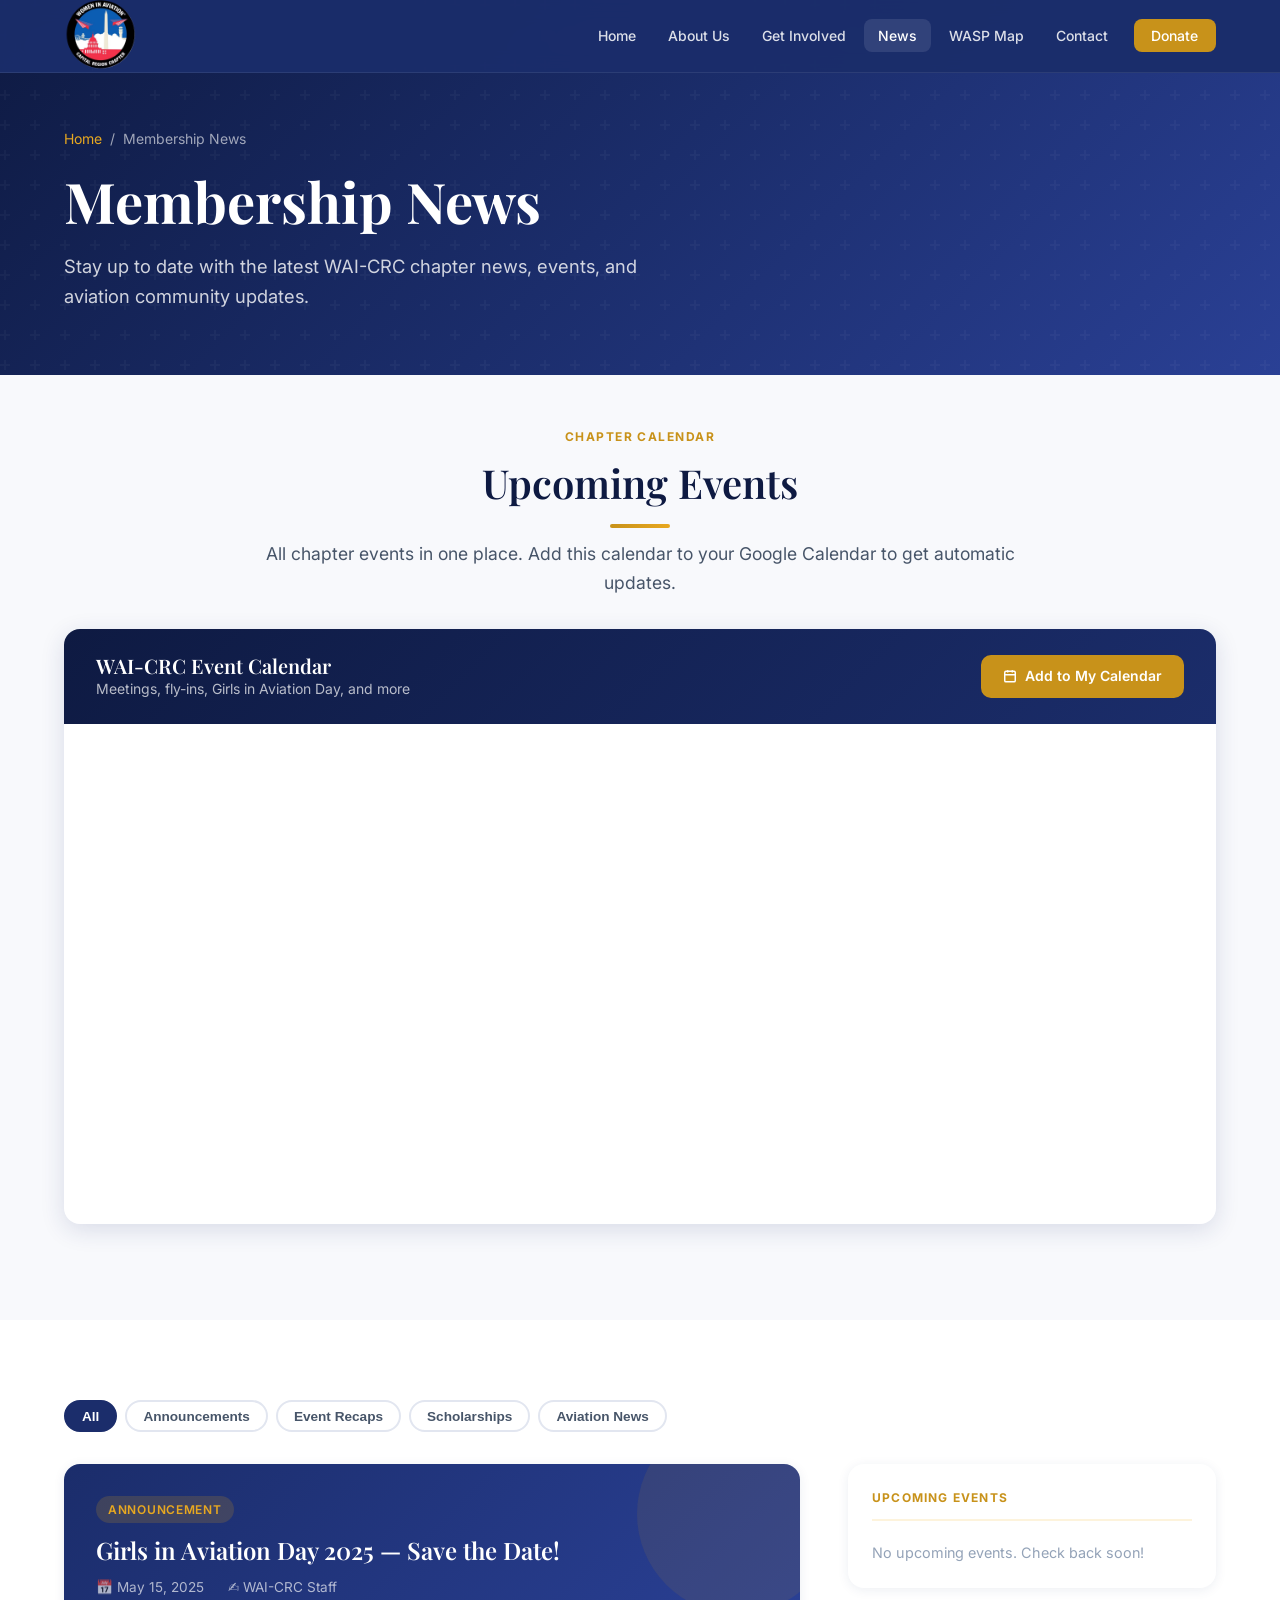
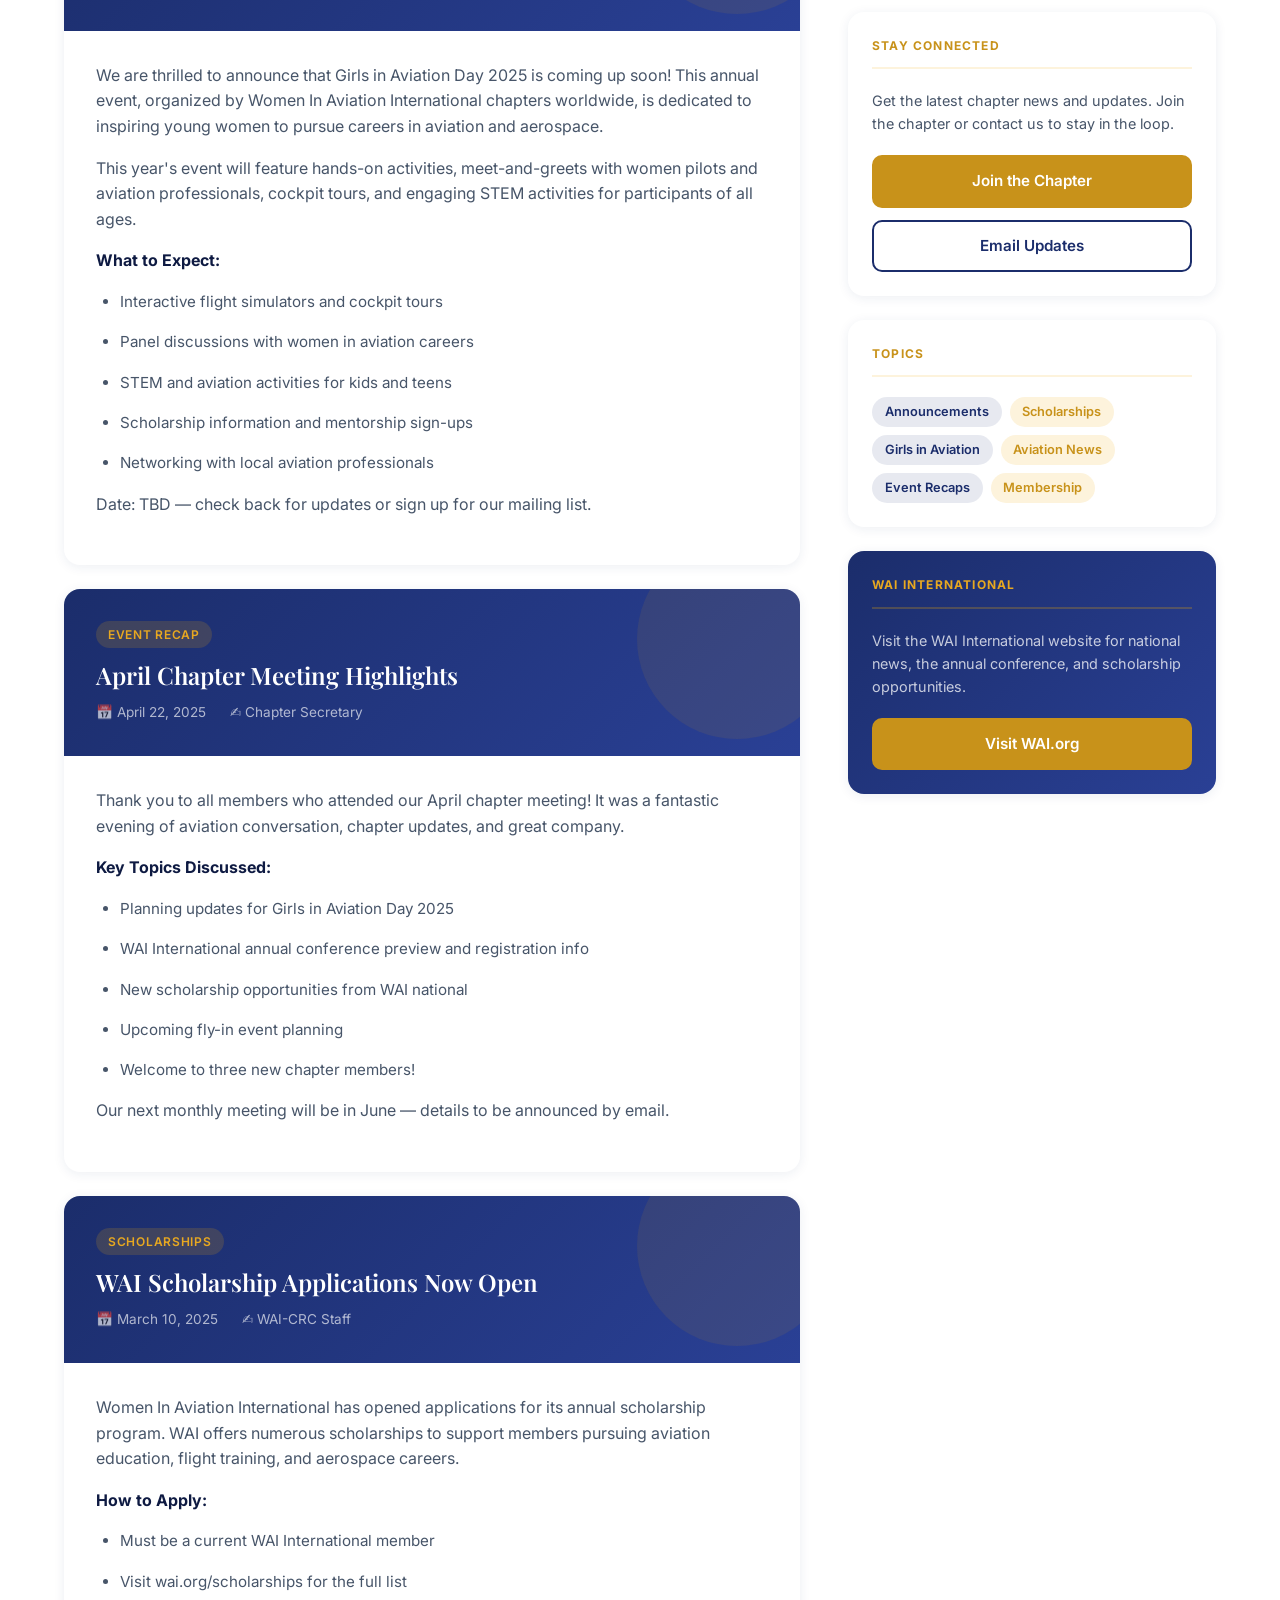
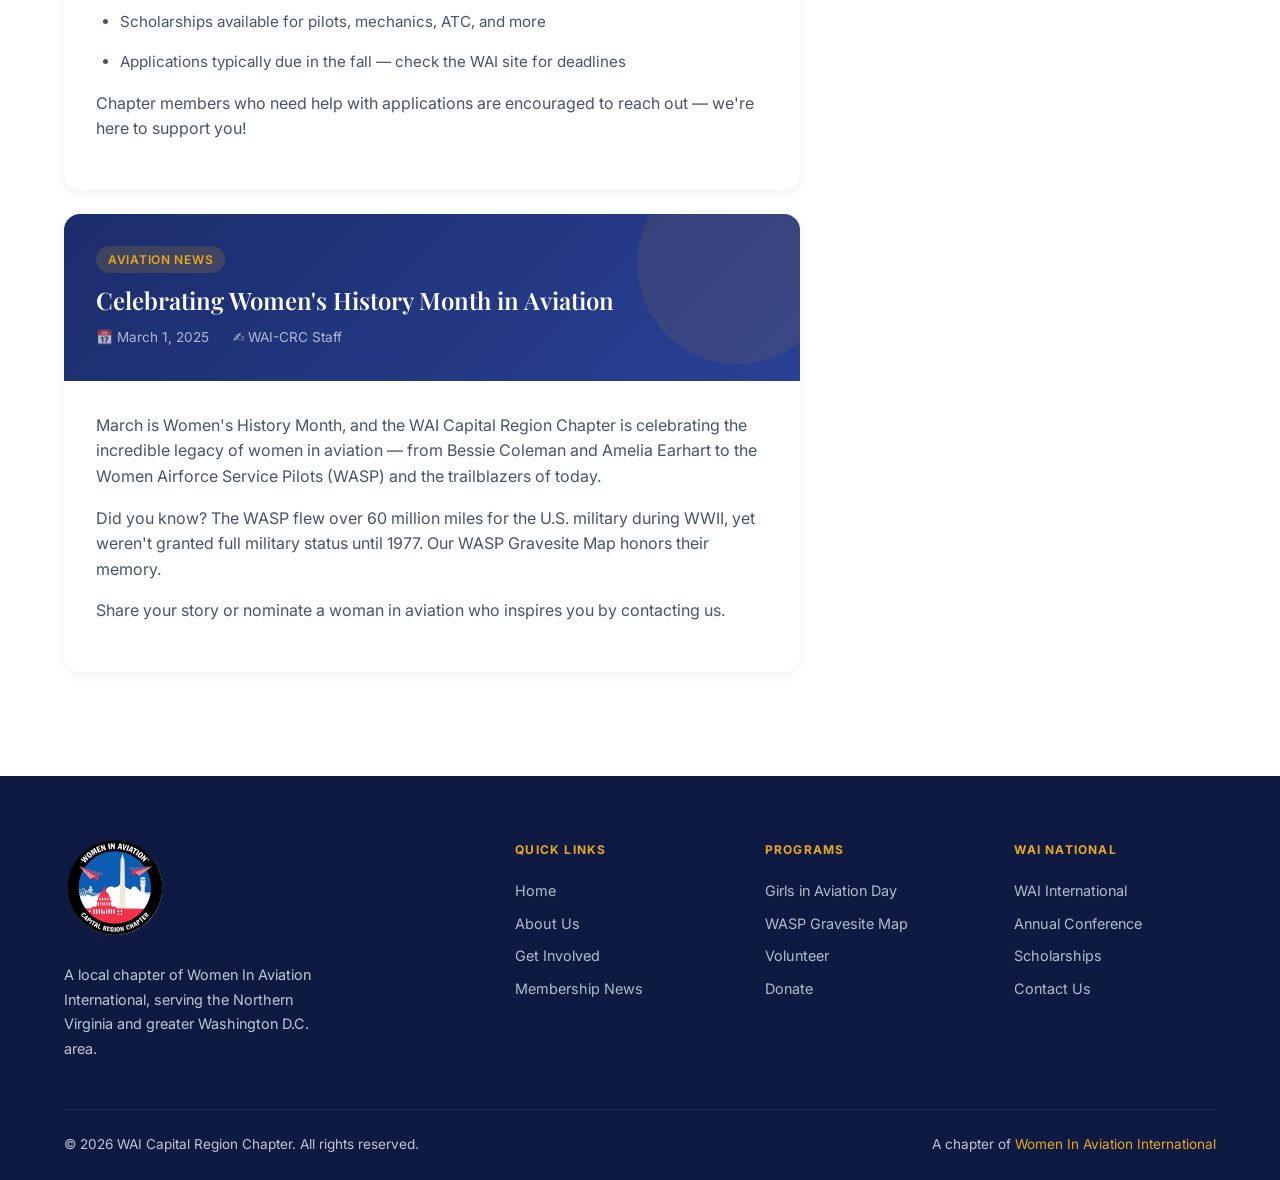
<file: news.html>
<!DOCTYPE html>
<html lang="en">
<head>
  <meta charset="UTF-8">
  <meta name="viewport" content="width=device-width, initial-scale=1.0">
  <title>MEMBERSHIP NEWS | WAI Capital Region Chapter</title>
  <meta name="description" content="Latest news, events, and announcements from the Women In Aviation International Capital Region Chapter.">
  <link rel="icon" type="image/png" sizes="64x64" href="images/favicon-64.png">
  <link rel="apple-touch-icon" href="images/favicon-192.png">
  <link rel="stylesheet" href="css/styles.css">
  <script src="https://identity.netlify.com/v1/netlify-identity-widget.js"></script>
  <style>
    .news-grid { display: grid; grid-template-columns: 2fr 1fr; gap: 3rem; align-items: start; }
    @media(max-width:900px) { .news-grid { grid-template-columns: 1fr; } }

    .news-article {
      background: var(--white);
      border-radius: var(--radius-lg);
      box-shadow: var(--shadow);
      overflow: hidden;
      transition: all var(--transition);
      margin-bottom: 1.5rem;
    }
    .news-article:hover { box-shadow: var(--shadow-md); transform: translateY(-2px); }
    .news-article-header {
      background: linear-gradient(135deg, var(--navy), var(--navy-light));
      padding: 2rem;
      color: var(--white);
      position: relative;
      overflow: hidden;
    }
    .news-article-header::before {
      content: '';
      position: absolute;
      top: -30%; right: -5%;
      width: 200px; height: 200px;
      background: rgba(200,146,26,0.1);
      border-radius: 50%;
    }
    .news-article-header .card-tag { background: rgba(200,146,26,0.2); color: var(--gold-light); position: relative; z-index: 1; }
    .news-article-header h2 { color: var(--white); font-size: 1.5rem; position: relative; z-index: 1; }
    .news-article-meta { display: flex; gap: 1.5rem; margin-top: 0.75rem; font-size: 0.85rem; color: rgba(255,255,255,0.65); position: relative; z-index: 1; flex-wrap: wrap; }
    .news-article-body { padding: 2rem; }
    .news-article-body p { color: var(--gray-600); margin-bottom: 1rem; }
    .news-article-body h3 { color: var(--navy-dark); margin: 1.5rem 0 0.5rem; font-size: 1.1rem; }
    .news-article-body ul { list-style: disc; padding-left: 1.5rem; }
    .news-article-body li { color: var(--gray-600); margin-bottom: 0.35rem; font-size: 0.95rem; }
    .news-article-body strong { color: var(--navy-dark); }

    .news-sidebar-widget {
      background: var(--white);
      border-radius: var(--radius-lg);
      box-shadow: var(--shadow);
      padding: 1.5rem;
      margin-bottom: 1.5rem;
    }
    .sidebar-heading {
      font-size: 0.75rem;
      font-weight: 700;
      text-transform: uppercase;
      letter-spacing: 0.1em;
      color: var(--gold);
      margin-bottom: 1.25rem;
      padding-bottom: 0.75rem;
      border-bottom: 2px solid var(--gold-pale);
    }
    .sidebar-event {
      display: flex;
      gap: 1rem;
      align-items: flex-start;
      padding: 0.75rem 0;
      border-bottom: 1px solid var(--gray-100);
    }
    .sidebar-event:last-child { border-bottom: none; padding-bottom: 0; }
    .sidebar-date {
      background: var(--navy-dark);
      color: var(--white);
      border-radius: 8px;
      padding: 0.4rem 0.6rem;
      text-align: center;
      min-width: 46px;
      flex-shrink: 0;
    }
    .sidebar-date .sm { font-size: 0.65rem; font-weight: 700; text-transform: uppercase; letter-spacing: 0.1em; color: var(--gold-light); }
    .sidebar-date .num { font-family: 'Playfair Display', serif; font-size: 1.3rem; font-weight: 700; line-height: 1.1; }
    .sidebar-event-info h5 { font-size: 0.9rem; margin-bottom: 0.2rem; }
    .sidebar-event-info p { font-size: 0.8rem; color: var(--gray-400); margin: 0; }

    .tag-cloud { display: flex; flex-wrap: wrap; gap: 0.5rem; }
    .filter-bar {
      display: flex;
      gap: 0.5rem;
      flex-wrap: wrap;
      margin-bottom: 2rem;
    }
    .filter-btn {
      padding: 0.4rem 1rem;
      border-radius: 100px;
      font-size: 0.85rem;
      font-weight: 600;
      cursor: pointer;
      border: 2px solid var(--gray-200);
      background: var(--white);
      color: var(--gray-600);
      transition: all var(--transition);
    }
    .filter-btn:hover, .filter-btn.active {
      border-color: var(--navy);
      background: var(--navy);
      color: var(--white);
    }

    /* Calendar embed */
    .calendar-section {
      background: var(--white);
      border-radius: var(--radius-lg);
      box-shadow: var(--shadow-md);
      overflow: hidden;
      margin-bottom: 3rem;
    }
    .calendar-header {
      background: linear-gradient(135deg, var(--navy-dark), var(--navy));
      padding: 1.5rem 2rem;
      display: flex;
      align-items: center;
      justify-content: space-between;
      flex-wrap: wrap;
      gap: 1rem;
    }
    .calendar-header h3 { color: var(--white); margin: 0; font-size: 1.25rem; }
    .calendar-header p { color: rgba(255,255,255,0.7); font-size: 0.875rem; margin: 0; }
    .calendar-embed {
      width: 100%;
      height: 500px;
      border: none;
      display: block;
    }
    .calendar-placeholder {
      height: 500px;
      display: flex;
      flex-direction: column;
      align-items: center;
      justify-content: center;
      gap: 1rem;
      background: var(--gray-100);
      padding: 2rem;
      text-align: center;
    }
    .calendar-placeholder svg { color: var(--gray-400); }
    .calendar-placeholder h4 { color: var(--navy-dark); }
    .calendar-placeholder p { color: var(--gray-600); font-size: 0.9rem; max-width: 400px; }

    /* Loading skeleton */
    .skeleton {
      background: linear-gradient(90deg, var(--gray-100) 25%, var(--gray-200) 50%, var(--gray-100) 75%);
      background-size: 200% 100%;
      animation: shimmer 1.4s infinite;
      border-radius: var(--radius);
    }
    @keyframes shimmer { 0% { background-position: 200% 0; } 100% { background-position: -200% 0; } }
    .skeleton-article {
      background: var(--white);
      border-radius: var(--radius-lg);
      box-shadow: var(--shadow);
      overflow: hidden;
      margin-bottom: 1.5rem;
    }
    .skeleton-header { height: 120px; }
    .skeleton-body { padding: 2rem; }
    .skeleton-line { height: 14px; margin-bottom: 0.75rem; }
    .skeleton-line.wide { width: 80%; }
    .skeleton-line.medium { width: 60%; }
    .skeleton-line.short { width: 40%; }
  </style>
</head>
<body>

<!-- ===== NAVBAR ===== -->
<nav id="navbar">
  <div class="navbar-inner">
    <a href="index.html" class="navbar-logo">
      <img src="images/logo.png" alt="WAI Capital Region Chapter" style="height:72px;width:auto;">
    </a>
    <ul class="navbar-nav" id="nav-links">
      <li><a href="index.html">Home</a></li>
      <li><a href="about.html">About Us</a></li>
      <li><a href="get-involved.html">Get Involved</a></li>
      <li><a href="news.html" class="active">News</a></li>
      <li><a href="wasp-map.html">WASP Map</a></li>
      <li><a href="volunteer-form.html">Contact</a></li>
      <li><a href="donate.html" class="nav-cta">Donate</a></li>
    </ul>
    <button class="navbar-toggle" id="nav-toggle" aria-label="Toggle navigation">
      <span></span><span></span><span></span>
    </button>
  </div>
</nav>

<!-- ===== PAGE HERO ===== -->
<section class="page-hero">
  <div class="container page-hero-content">
    <div class="breadcrumb"><a href="index.html">Home</a> <span>/</span> Membership News</div>
    <h1>Membership News</h1>
    <p>Stay up to date with the latest WAI-CRC chapter news, events, and aviation community updates.</p>
  </div>
</section>

<!-- ===== GOOGLE CALENDAR ===== -->
<section class="section-sm" style="background: var(--off-white);">
  <div class="container">
    <div class="section-header text-center" style="margin-bottom:2rem;">
      <span class="section-label">Chapter Calendar</span>
      <h2>Upcoming Events</h2>
      <div class="divider"></div>
      <p style="margin-top:0.75rem; color:var(--gray-600);">All chapter events in one place. Add this calendar to your Google Calendar to get automatic updates.</p>
    </div>
    <div class="calendar-section fade-in">
      <div class="calendar-header">
        <div>
          <h3>WAI-CRC Event Calendar</h3>
          <p>Meetings, fly-ins, Girls in Aviation Day, and more</p>
        </div>
        <a id="add-to-gcal" href="#" target="_blank" rel="noopener" class="btn btn-primary btn-sm">
          <svg width="14" height="14" viewBox="0 0 24 24" fill="none" stroke="currentColor" stroke-width="2.5"><rect x="3" y="4" width="18" height="18" rx="2" ry="2"/><line x1="16" y1="2" x2="16" y2="6"/><line x1="8" y1="2" x2="8" y2="6"/><line x1="3" y1="10" x2="21" y2="10"/></svg>
          Add to My Calendar
        </a>
      </div>
      <div id="calendar-embed-container">
        <!-- Populated by JS once settings.json is loaded -->
        <div class="calendar-placeholder" id="calendar-placeholder">
          <svg width="56" height="56" viewBox="0 0 24 24" fill="none" stroke="currentColor" stroke-width="1.5"><rect x="3" y="4" width="18" height="18" rx="2" ry="2"/><line x1="16" y1="2" x2="16" y2="6"/><line x1="8" y1="2" x2="8" y2="6"/><line x1="3" y1="10" x2="21" y2="10"/></svg>
          <h4>Calendar Loading…</h4>
          <p>The Google Calendar will appear here once a Calendar ID is set in Site Settings. Visit <strong>/admin</strong> to configure it.</p>
        </div>
      </div>
    </div>
  </div>
</section>

<!-- ===== NEWS FEED ===== -->
<section class="section">
  <div class="container">
    <div class="filter-bar" id="filter-bar">
      <button class="filter-btn active" data-filter="all">All</button>
      <button class="filter-btn" data-filter="Announcement">Announcements</button>
      <button class="filter-btn" data-filter="Event Recap">Event Recaps</button>
      <button class="filter-btn" data-filter="Scholarships">Scholarships</button>
      <button class="filter-btn" data-filter="Aviation News">Aviation News</button>
    </div>
    <div class="news-grid">
      <!-- Main feed -->
      <div id="news-feed">
        <!-- Loading skeletons -->
        <div class="skeleton-article">
          <div class="skeleton skeleton-header"></div>
          <div class="skeleton-body">
            <div class="skeleton skeleton-line wide"></div>
            <div class="skeleton skeleton-line medium"></div>
            <div class="skeleton skeleton-line wide"></div>
            <div class="skeleton skeleton-line short"></div>
          </div>
        </div>
        <div class="skeleton-article">
          <div class="skeleton skeleton-header"></div>
          <div class="skeleton-body">
            <div class="skeleton skeleton-line wide"></div>
            <div class="skeleton skeleton-line medium"></div>
          </div>
        </div>
      </div>

      <!-- Sidebar -->
      <div>
        <div class="news-sidebar-widget fade-in">
          <div class="sidebar-heading">Upcoming Events</div>
          <div id="sidebar-events">
            <div style="height:12px; margin-bottom:12px;" class="skeleton skeleton-line wide"></div>
            <div style="height:12px; margin-bottom:12px;" class="skeleton skeleton-line medium"></div>
            <div style="height:12px;" class="skeleton skeleton-line wide"></div>
          </div>
        </div>

        <div class="news-sidebar-widget fade-in">
          <div class="sidebar-heading">Stay Connected</div>
          <p style="font-size:0.9rem; color:var(--gray-600); margin-bottom:1.25rem;">Get the latest chapter news and updates. Join the chapter or contact us to stay in the loop.</p>
          <a href="get-involved.html" class="btn btn-primary" style="width:100%; justify-content:center; margin-bottom:0.75rem;">Join the Chapter</a>
          <a href="volunteer-form.html" class="btn btn-outline" style="width:100%; justify-content:center;">Email Updates</a>
        </div>

        <div class="news-sidebar-widget fade-in">
          <div class="sidebar-heading">Topics</div>
          <div class="tag-cloud">
            <span class="tag tag-navy" style="cursor:pointer;" onclick="filterNews('Announcement')">Announcements</span>
            <span class="tag tag-gold" style="cursor:pointer;" onclick="filterNews('Scholarships')">Scholarships</span>
            <span class="tag tag-navy" style="cursor:pointer;" onclick="filterNews('all')">Girls in Aviation</span>
            <span class="tag tag-gold" style="cursor:pointer;" onclick="filterNews('Aviation News')">Aviation News</span>
            <span class="tag tag-navy" style="cursor:pointer;" onclick="filterNews('Event Recap')">Event Recaps</span>
            <span class="tag tag-gold" style="cursor:pointer;" onclick="filterNews('all')">Membership</span>
          </div>
        </div>

        <div class="news-sidebar-widget fade-in" style="background: linear-gradient(135deg, var(--navy), var(--navy-light)); color: white;">
          <div class="sidebar-heading" style="color: var(--gold-light); border-color: rgba(200,146,26,0.3);">WAI International</div>
          <p style="font-size:0.9rem; color:rgba(255,255,255,0.75); margin-bottom:1.25rem;">Visit the WAI International website for national news, the annual conference, and scholarship opportunities.</p>
          <a href="https://www.wai.org" target="_blank" rel="noopener" class="btn btn-primary" style="width:100%; justify-content:center;">Visit WAI.org</a>
        </div>
      </div>
    </div>
  </div>
</section>

<!-- ===== FOOTER ===== -->
<footer>
  <div class="container">
    <div class="footer-grid">
      <div class="footer-brand">
        <div class="navbar-logo" style="display:inline-flex;">
          <img src="images/logo.png" alt="WAI Capital Region Chapter" style="height:100px;width:auto;">
        </div>
        <p>A local chapter of Women In Aviation International, serving the Northern Virginia and greater Washington D.C. area.</p>
      </div>
      <div>
        <div class="footer-heading">Quick Links</div>
        <nav class="footer-links">
          <a href="index.html">Home</a>
          <a href="about.html">About Us</a>
          <a href="get-involved.html">Get Involved</a>
          <a href="news.html">Membership News</a>
        </nav>
      </div>
      <div>
        <div class="footer-heading">Programs</div>
        <nav class="footer-links">
          <a href="donate.html">Girls in Aviation Day</a>
          <a href="wasp-map.html">WASP Gravesite Map</a>
          <a href="volunteer-form.html">Volunteer</a>
          <a href="donate.html">Donate</a>
        </nav>
      </div>
      <div>
        <div class="footer-heading">WAI National</div>
        <nav class="footer-links">
          <a href="https://www.wai.org" target="_blank" rel="noopener">WAI International</a>
          <a href="https://www.wai.org/conferences" target="_blank" rel="noopener">Annual Conference</a>
          <a href="https://www.wai.org/scholarships" target="_blank" rel="noopener">Scholarships</a>
          <a href="volunteer-form.html">Contact Us</a>
        </nav>
      </div>
    </div>
  </div>
  <div class="container">
    <div class="footer-bottom">
      <span>&copy; <span class="copyright-year">2026</span> WAI Capital Region Chapter. All rights reserved.</span>
      <span>A chapter of <a href="https://www.wai.org" target="_blank" rel="noopener" style="color:var(--gold-light);">Women In Aviation International</a></span>
    </div>
  </div>
</footer>

<div id="toast"><span class="toast-icon">✓</span><span class="toast-msg"></span></div>
<button id="back-to-top" aria-label="Back to top">
  <svg viewBox="0 0 24 24" fill="none" stroke="currentColor" stroke-width="2.5"><path d="M18 15l-6-6-6 6"/></svg>
</button>
<script src="js/main.js"></script>
<script>
  const MONTHS = ['Jan','Feb','Mar','Apr','May','Jun','Jul','Aug','Sep','Oct','Nov','Dec'];
  let allNews = [];
  let activeFilter = 'all';

  // ── Simple markdown → HTML (bold, italic, lists, headings) ──
  function mdToHtml(md) {
    if (!md) return '';
    return md
      .replace(/^### (.+)$/gm, '<h4>$1</h4>')
      .replace(/^## (.+)$/gm, '<h3>$1</h3>')
      .replace(/\*\*(.+?)\*\*/g, '<strong>$1</strong>')
      .replace(/\*(.+?)\*/g, '<em>$1</em>')
      .replace(/^- (.+)$/gm, '<li>$1</li>')
      .replace(/(<li>.*<\/li>\n?)+/g, s => `<ul>${s}</ul>`)
      .replace(/\n\n/g, '</p><p>')
      .replace(/^(?!<[hup])(.+)$/gm, '<p>$1</p>')
      .replace(/<p><\/p>/g, '');
  }

  // ── Render a news article ──
  function renderArticle(post) {
    const d = new Date(post.date + 'T12:00:00');
    const dateStr = d.toLocaleDateString('en-US', { year: 'numeric', month: 'long', day: 'numeric' });
    const imgHtml = post.image
      ? `<img src="${post.image}" alt="${post.title}" style="width:100%;max-height:380px;object-fit:cover;border-radius:8px;margin-bottom:1.5rem;">`
      : '';
    return `
      <article class="news-article fade-in" data-category="${post.category}">
        ${imgHtml}
        <div class="news-article-header">
          <span class="card-tag">${post.category}</span>
          <h2>${post.title}</h2>
          <div class="news-article-meta">
            <span>📅 ${dateStr}</span>
            <span>✍️ ${post.author}</span>
          </div>
        </div>
        <div class="news-article-body">${mdToHtml(post.body)}</div>
      </article>`;
  }

  // ── Render sidebar events ──
  function renderSidebarEvents(events) {
    const now = new Date();
    const upcoming = events
      .filter(e => new Date(e.date + 'T12:00:00') >= now)
      .sort((a, b) => new Date(a.date) - new Date(b.date))
      .slice(0, 5);

    if (!upcoming.length) {
      document.getElementById('sidebar-events').innerHTML = '<p style="font-size:0.9rem;color:var(--gray-400);">No upcoming events. Check back soon!</p>';
      return;
    }
    document.getElementById('sidebar-events').innerHTML = upcoming.map(e => {
      const d = new Date(e.date + 'T12:00:00');
      return `
        <div class="sidebar-event">
          <div class="sidebar-date">
            <div class="sm">${MONTHS[d.getMonth()]}</div>
            <div class="num">${d.getDate()}</div>
          </div>
          <div class="sidebar-event-info">
            <h5>${e.title}</h5>
            <p>${e.time} · ${e.location}</p>
          </div>
        </div>`;
    }).join('');
  }

  // ── Filter news feed ──
  function filterNews(category) {
    activeFilter = category;
    document.querySelectorAll('.filter-btn').forEach(b => {
      b.classList.toggle('active', b.dataset.filter === category);
    });
    const filtered = category === 'all' ? allNews : allNews.filter(p => p.category === category);
    const feed = document.getElementById('news-feed');
    feed.innerHTML = filtered.length
      ? filtered.map(renderArticle).join('')
      : '<p style="color:var(--gray-600);padding:2rem 0;">No posts in this category yet.</p>';
    // Re-observe fade-in elements
    feed.querySelectorAll('.fade-in').forEach(el => {
      const io = new IntersectionObserver(entries => {
        entries.forEach(e => { if (e.isIntersecting) e.target.classList.add('visible'); });
      }, { threshold: 0.1 });
      io.observe(el);
    });
  }

  // ── Load Google Calendar from settings ──
  function loadCalendar(calendarId) {
    const container = document.getElementById('calendar-embed-container');
    const placeholder = document.getElementById('calendar-placeholder');
    const addBtn = document.getElementById('add-to-gcal');

    if (!calendarId || calendarId.includes('YOUR_GOOGLE')) {
      // No calendar configured yet — show placeholder
      return;
    }

    placeholder.style.display = 'none';
    const encoded = encodeURIComponent(calendarId);
    const iframe = document.createElement('iframe');
    iframe.className = 'calendar-embed';
    iframe.src = `https://calendar.google.com/calendar/embed?src=${encoded}&ctz=America%2FNew_York&showTitle=0&showNav=1&showDate=1&showPrint=0&showTabs=1&showCalendars=0&mode=AGENDA&bgcolor=%23ffffff&color=%231B2D6B`;
    iframe.title = 'WAI-CRC Event Calendar';
    iframe.setAttribute('frameborder', '0');
    iframe.setAttribute('scrolling', 'no');
    container.appendChild(iframe);

    addBtn.href = `https://calendar.google.com/calendar/r?cid=${encoded}`;
  }

  // ── Filter bar click handlers ──
  document.querySelectorAll('.filter-btn').forEach(btn => {
    btn.addEventListener('click', () => filterNews(btn.dataset.filter));
  });

  // ── Bootstrap: load all data ──
  Promise.all([
    fetch('data/news.json').then(r => r.json()),
    fetch('data/events.json').then(r => r.json()),
    fetch('data/settings.json').then(r => r.json())
  ]).then(([newsData, eventsData, settings]) => {
    const news = (newsData.items || newsData);
    const events = (eventsData.items || eventsData);
    allNews = news.sort((a, b) => new Date(b.date) - new Date(a.date));
    filterNews('all');
    renderSidebarEvents(events);
    loadCalendar(settings.google_calendar_id);
  }).catch(err => {
    console.error('Failed to load content:', err);
    document.getElementById('news-feed').innerHTML =
      '<p style="color:var(--gray-600);padding:2rem 0;">Could not load news. Please try again later.</p>';
  });
</script>
</body>
</html>
</file>
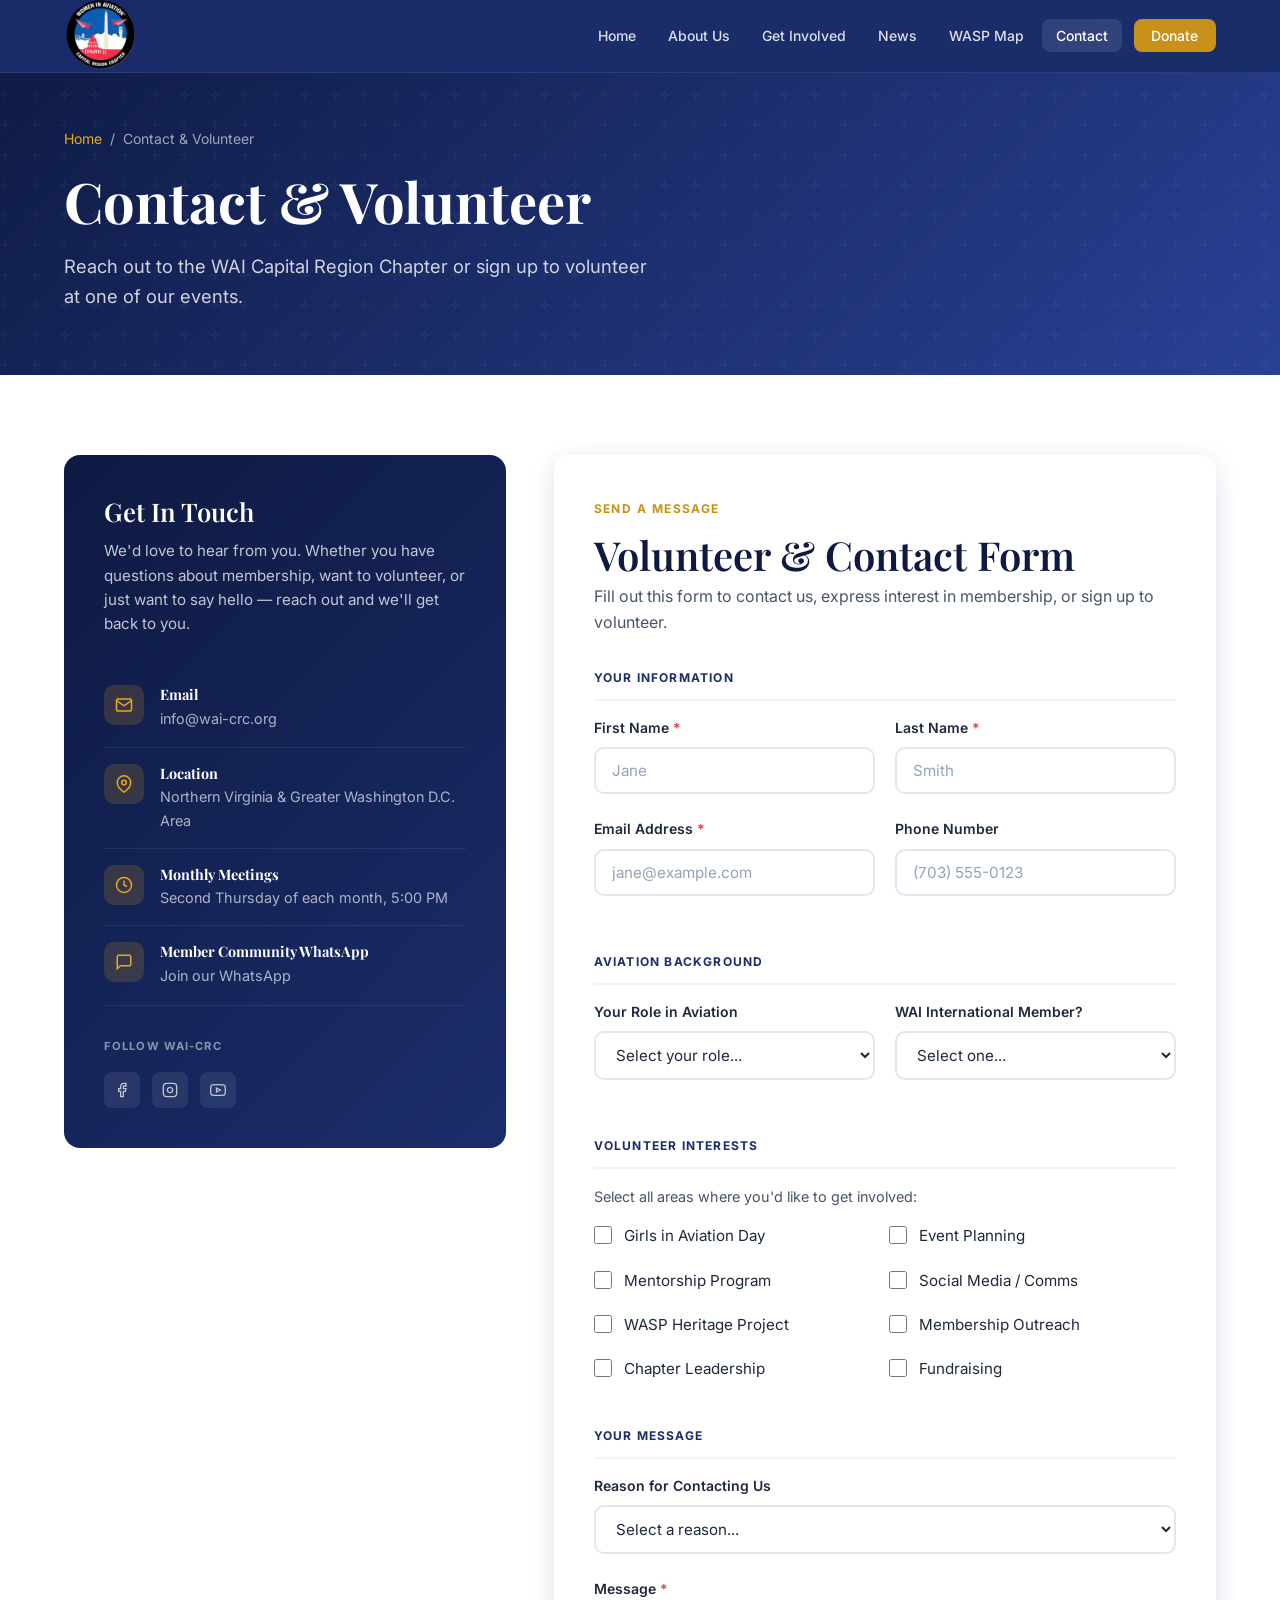
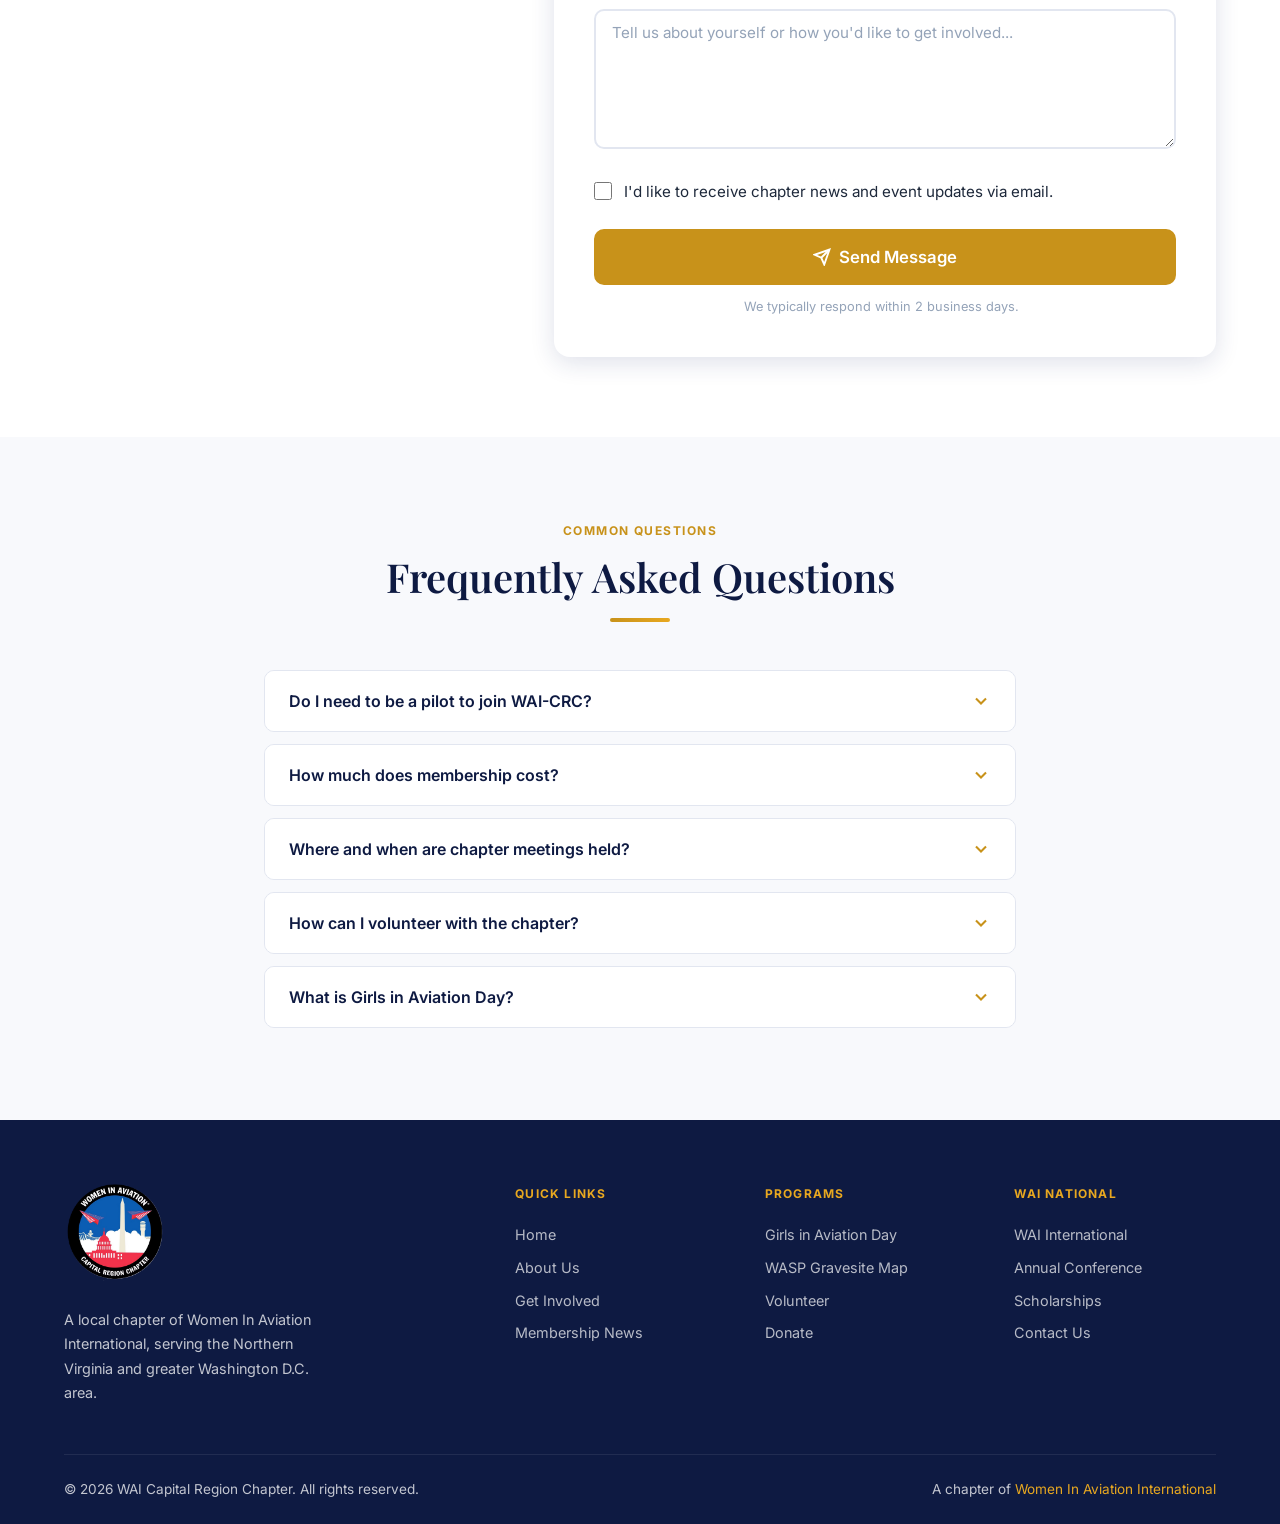
<file: volunteer-form.html>
<!DOCTYPE html>
<html lang="en">
<head>
  <meta charset="UTF-8">
  <meta name="viewport" content="width=device-width, initial-scale=1.0">
  <title>CONTACT & VOLUNTEER | WAI Capital Region Chapter</title>
  <meta name="description" content="Get in touch with the WAI Capital Region Chapter or sign up to volunteer with us.">
  <link rel="icon" type="image/png" sizes="64x64" href="images/favicon-64.png">
  <link rel="apple-touch-icon" href="images/favicon-192.png">
  <link rel="stylesheet" href="css/styles.css">
  <style>
    .contact-layout {
      display: grid;
      grid-template-columns: 1fr 1.5fr;
      gap: 3rem;
      align-items: start;
    }
    @media(max-width:900px) { .contact-layout { grid-template-columns: 1fr; } }

    .contact-info-card {
      background: linear-gradient(135deg, var(--navy-dark), var(--navy));
      border-radius: var(--radius-lg);
      padding: 2.5rem;
      color: var(--white);
      position: sticky;
      top: 90px;
    }
    .contact-info-card h3 { color: var(--white); margin-bottom: 0.75rem; }
    .contact-info-card p { color: rgba(255,255,255,0.75); font-size: 0.95rem; margin-bottom: 2rem; }
    .contact-item {
      display: flex;
      gap: 1rem;
      align-items: flex-start;
      padding: 1rem 0;
      border-bottom: 1px solid rgba(255,255,255,0.08);
    }
    .contact-item:last-of-type { border-bottom: none; }
    .contact-icon {
      width: 40px; height: 40px;
      background: rgba(200,146,26,0.2);
      border-radius: 10px;
      display: flex;
      align-items: center;
      justify-content: center;
      flex-shrink: 0;
      color: var(--gold-light);
    }
    .contact-icon svg { width: 18px; height: 18px; }
    .contact-item-text h5 { color: var(--white); font-size: 0.9rem; margin-bottom: 0.2rem; }
    .contact-item-text p, .contact-item-text a {
      font-size: 0.9rem;
      color: rgba(255,255,255,0.65);
      margin: 0;
    }
    .contact-item-text a:hover { color: var(--gold-light); }

    .form-section-title {
      font-size: 0.75rem;
      font-weight: 700;
      text-transform: uppercase;
      letter-spacing: 0.1em;
      color: var(--navy);
      margin: 2rem 0 1rem;
      padding-bottom: 0.75rem;
      border-bottom: 2px solid var(--gray-100);
    }
    .form-row { display: grid; grid-template-columns: 1fr 1fr; gap: 1.25rem; }
    @media(max-width:600px) { .form-row { grid-template-columns: 1fr; } }
  </style>
  <script src="https://identity.netlify.com/v1/netlify-identity-widget.js"></script>
</head>
<body>

<!-- ===== NAVBAR ===== -->
<nav id="navbar">
  <div class="navbar-inner">
    <a href="index.html" class="navbar-logo">
      <img src="images/logo.png" alt="WAI Capital Region Chapter" style="height:72px;width:auto;">
    </a>
    <ul class="navbar-nav" id="nav-links">
      <li><a href="index.html">Home</a></li>
      <li><a href="about.html">About Us</a></li>
      <li><a href="get-involved.html">Get Involved</a></li>
      <li><a href="news.html">News</a></li>
      <li><a href="wasp-map.html">WASP Map</a></li>
      <li><a href="volunteer-form.html" class="active">Contact</a></li>
      <li><a href="donate.html" class="nav-cta">Donate</a></li>
    </ul>
    <button class="navbar-toggle" id="nav-toggle" aria-label="Toggle navigation">
      <span></span><span></span><span></span>
    </button>
  </div>
</nav>

<!-- ===== PAGE HERO ===== -->
<section class="page-hero">
  <div class="container page-hero-content">
    <div class="breadcrumb"><a href="index.html">Home</a> <span>/</span> Contact & Volunteer</div>
    <h1>Contact &amp; Volunteer</h1>
    <p>Reach out to the WAI Capital Region Chapter or sign up to volunteer at one of our events.</p>
  </div>
</section>

<!-- ===== CONTACT SECTION ===== -->
<section class="section">
  <div class="container">
    <div class="contact-layout">

      <!-- Contact Info -->
      <div>
        <div class="contact-info-card">
          <h3>Get In Touch</h3>
          <p>We'd love to hear from you. Whether you have questions about membership, want to volunteer, or just want to say hello — reach out and we'll get back to you.</p>
          <div class="contact-item">
            <div class="contact-icon">
              <svg viewBox="0 0 24 24" fill="none" stroke="currentColor" stroke-width="2"><path d="M4 4h16c1.1 0 2 .9 2 2v12c0 1.1-.9 2-2 2H4c-1.1 0-2-.9-2-2V6c0-1.1.9-2 2-2z"/><polyline points="22,6 12,13 2,6"/></svg>
            </div>
            <div class="contact-item-text">
              <h5>Email</h5>
              <a href="mailto:info@wai-crc.org">info@wai-crc.org</a>
            </div>
          </div>
          <div class="contact-item">
            <div class="contact-icon">
              <svg viewBox="0 0 24 24" fill="none" stroke="currentColor" stroke-width="2"><path d="M21 10c0 7-9 13-9 13s-9-6-9-13a9 9 0 0 1 18 0z"/><circle cx="12" cy="10" r="3"/></svg>
            </div>
            <div class="contact-item-text">
              <h5>Location</h5>
              <p>Northern Virginia &amp; Greater Washington D.C. Area</p>
            </div>
          </div>
          <div class="contact-item">
            <div class="contact-icon">
              <svg viewBox="0 0 24 24" fill="none" stroke="currentColor" stroke-width="2"><circle cx="12" cy="12" r="10"/><path d="M12 6v6l4 2"/></svg>
            </div>
            <div class="contact-item-text">
              <h5>Monthly Meetings</h5>
              <p>Second Thursday of each month, 5:00 PM</p>
            </div>
          </div>
          <div class="contact-item">
            <div class="contact-icon">
              <svg viewBox="0 0 24 24" fill="none" stroke="currentColor" stroke-width="2"><path d="M21 15a2 2 0 0 1-2 2H7l-4 4V5a2 2 0 0 1 2-2h14a2 2 0 0 1 2 2z"/></svg>
            </div>
            <div class="contact-item-text">
              <h5>Member Community WhatsApp</h5>
              <a href="https://chat.whatsapp.com/HhW85TzIopOBz3dZ34XoDh?s=cl&p=i&mlu=4">Join our WhatsApp</a>
            </div>
          </div>
          <div style="margin-top:2rem;">
            <div class="sidebar-heading" style="font-size:0.7rem; font-weight:700; text-transform:uppercase; letter-spacing:0.1em; color:rgba(255,255,255,0.5); margin-bottom:1rem;">Follow WAI-CRC</div>
            <div class="social-links">
              <a href="#" class="social-link" aria-label="Facebook"><svg viewBox="0 0 24 24" fill="none" stroke="currentColor" stroke-width="2"><path d="M18 2h-3a5 5 0 0 0-5 5v3H7v4h3v8h4v-8h3l1-4h-4V7a1 1 0 0 1 1-1h3z"/></svg></a>
              <a href="#" class="social-link" aria-label="Instagram"><svg viewBox="0 0 24 24" fill="none" stroke="currentColor" stroke-width="2"><rect x="2" y="2" width="20" height="20" rx="5" ry="5"/><path d="M16 11.37A4 4 0 1 1 12.63 8 4 4 0 0 1 16 11.37z"/><line x1="17.5" y1="6.5" x2="17.51" y2="6.5"/></svg></a>
              <a href="#" class="social-link" aria-label="YouTube"><svg viewBox="0 0 24 24" fill="none" stroke="currentColor" stroke-width="2"><path d="M22.54 6.42a2.78 2.78 0 0 0-1.95-1.96C18.88 4 12 4 12 4s-6.88 0-8.59.46a2.78 2.78 0 0 0-1.95 1.96A29 29 0 0 0 1 12a29 29 0 0 0 .46 5.58A2.78 2.78 0 0 0 3.41 19.54C5.12 20 12 20 12 20s6.88 0 8.59-.46a2.78 2.78 0 0 0 1.95-1.96A29 29 0 0 0 23 12a29 29 0 0 0-.46-5.58z"/><polygon points="9.75 15.02 15.5 12 9.75 8.98 9.75 15.02"/></svg></a>
            </div>
          </div>
        </div>
      </div>

      <!-- Form -->
      <div>
        <div class="form-card fade-in">
          <span class="section-label">Send a Message</span>
          <h2 style="margin-bottom:0.25rem;">Volunteer &amp; Contact Form</h2>
          <p style="color:var(--gray-600); margin-bottom:0.5rem;">Fill out this form to contact us, express interest in membership, or sign up to volunteer.</p>

          <form id="volunteer-form" name="volunteer-form" data-netlify="true">
            <input type="hidden" name="form-name" value="volunteer-form">
            <div class="form-section-title">Your Information</div>
            <div class="form-row">
              <div class="form-group">
                <label class="form-label" for="first-name">First Name <span style="color:#e53e3e;">*</span></label>
                <input type="text" id="first-name" name="first_name" class="form-control" placeholder="Jane" required>
              </div>
              <div class="form-group">
                <label class="form-label" for="last-name">Last Name <span style="color:#e53e3e;">*</span></label>
                <input type="text" id="last-name" name="last_name" class="form-control" placeholder="Smith" required>
              </div>
            </div>
            <div class="form-row">
              <div class="form-group">
                <label class="form-label" for="email">Email Address <span style="color:#e53e3e;">*</span></label>
                <input type="email" id="email" name="email" class="form-control" placeholder="jane@example.com" required>
              </div>
              <div class="form-group">
                <label class="form-label" for="phone">Phone Number</label>
                <input type="tel" id="phone" name="phone" class="form-control" placeholder="(703) 555-0123">
              </div>
            </div>

            <div class="form-section-title">Aviation Background</div>
            <div class="form-row">
              <div class="form-group">
                <label class="form-label" for="aviation-role">Your Role in Aviation</label>
                <select id="aviation-role" name="aviation_role" class="form-control">
                  <option value="">Select your role...</option>
                  <option>Student Pilot</option>
                  <option>Private Pilot</option>
                  <option>Commercial/ATP Pilot</option>
                  <option>Flight Instructor (CFI)</option>
                  <option>Air Traffic Controller</option>
                  <option>Aviation Mechanic / A&P</option>
                  <option>Aerospace Engineer</option>
                  <option>Flight Attendant</option>
                  <option>Aviation Student (non-flight)</option>
                  <option>Aviation Enthusiast</option>
                  <option>Other Aviation Professional</option>
                </select>
              </div>
              <div class="form-group">
                <label class="form-label" for="wai-member">WAI International Member?</label>
                <select id="wai-member" name="wai_member" class="form-control">
                  <option value="">Select one...</option>
                  <option>Yes, current member</option>
                  <option>No, but interested in joining</option>
                  <option>Not sure</option>
                </select>
              </div>
            </div>

            <div class="form-section-title">Volunteer Interests</div>
            <p style="font-size:0.9rem; color:var(--gray-600); margin-bottom:1rem;">Select all areas where you'd like to get involved:</p>
            <div class="checkbox-grid">
              <div class="form-check">
                <input type="checkbox" id="vol-giad" name="volunteer[]" value="Girls in Aviation Day">
                <label for="vol-giad">Girls in Aviation Day</label>
              </div>
              <div class="form-check">
                <input type="checkbox" id="vol-events" name="volunteer[]" value="Event Planning">
                <label for="vol-events">Event Planning</label>
              </div>
              <div class="form-check">
                <input type="checkbox" id="vol-mentor" name="volunteer[]" value="Mentorship">
                <label for="vol-mentor">Mentorship Program</label>
              </div>
              <div class="form-check">
                <input type="checkbox" id="vol-social" name="volunteer[]" value="Social Media">
                <label for="vol-social">Social Media / Comms</label>
              </div>
              <div class="form-check">
                <input type="checkbox" id="vol-wasp" name="volunteer[]" value="WASP Heritage">
                <label for="vol-wasp">WASP Heritage Project</label>
              </div>
              <div class="form-check">
                <input type="checkbox" id="vol-membership" name="volunteer[]" value="Membership">
                <label for="vol-membership">Membership Outreach</label>
              </div>
              <div class="form-check">
                <input type="checkbox" id="vol-leadership" name="volunteer[]" value="Leadership">
                <label for="vol-leadership">Chapter Leadership</label>
              </div>
              <div class="form-check">
                <input type="checkbox" id="vol-fundraising" name="volunteer[]" value="Fundraising">
                <label for="vol-fundraising">Fundraising</label>
              </div>
            </div>

            <div class="form-section-title">Your Message</div>
            <div class="form-group">
              <label class="form-label" for="reason">Reason for Contacting Us</label>
              <select id="reason" name="reason" class="form-control">
                <option value="">Select a reason...</option>
                <option>General Question</option>
                <option>Membership Inquiry</option>
                <option>Volunteer Sign-Up</option>
                <option>Girls in Aviation Day</option>
                <option>WASP Map Inquiry</option>
                <option>Speaking / Partnership Opportunity</option>
                <option>Other</option>
              </select>
            </div>
            <div class="form-group">
              <label class="form-label" for="message">Message <span style="color:#e53e3e;">*</span></label>
              <textarea id="message" name="message" class="form-control" placeholder="Tell us about yourself or how you'd like to get involved..." required></textarea>
            </div>
            <div class="form-check" style="margin-bottom:1.5rem;">
              <input type="checkbox" id="newsletter" name="newsletter" value="yes">
              <label for="newsletter">I'd like to receive chapter news and event updates via email.</label>
            </div>

            <div id="volunteer-form-success" class="alert alert-success">
              <svg width="20" height="20" viewBox="0 0 24 24" fill="none" stroke="currentColor" stroke-width="2.5"><path d="M22 11.08V12a10 10 0 1 1-5.93-9.14"/><polyline points="22 4 12 14.01 9 11.01"/></svg>
              Thank you! We've received your message and will be in touch soon.
            </div>

            <button type="submit" class="btn btn-primary btn-lg" style="width:100%; justify-content:center;">
              <svg width="18" height="18" viewBox="0 0 24 24" fill="none" stroke="currentColor" stroke-width="2.5"><line x1="22" y1="2" x2="11" y2="13"/><polygon points="22 2 15 22 11 13 2 9 22 2"/></svg>
              Send Message
            </button>
            <p style="font-size:0.8rem; color:var(--gray-400); text-align:center; margin-top:0.75rem;">We typically respond within 2 business days.</p>
          </form>
        </div>
      </div>
    </div>
  </div>
</section>

<!-- ===== FAQ ACCORDION ===== -->
<section class="section" style="background:var(--off-white);">
  <div class="container container-sm">
    <div class="section-header text-center">
      <span class="section-label">Common Questions</span>
      <h2>Frequently Asked Questions</h2>
      <div class="divider"></div>
    </div>
    <div style="margin-top:2rem;">
      <div class="accordion-item">
        <button class="accordion-header">
          Do I need to be a pilot to join WAI-CRC?
          <svg class="accordion-icon" viewBox="0 0 24 24" fill="none" stroke="currentColor" stroke-width="2.5"><path d="M6 9l6 6 6-6"/></svg>
        </button>
        <div class="accordion-body">
          <p>Absolutely not! WAI-CRC welcomes anyone who is passionate about aviation — whether you're a seasoned airline pilot, a student just starting lessons, an aerospace engineer, an aviation enthusiast, or simply someone who loves to watch planes fly. There is a place for everyone in our community.</p>
        </div>
      </div>
      <div class="accordion-item">
        <button class="accordion-header">
          How much does membership cost?
          <svg class="accordion-icon" viewBox="0 0 24 24" fill="none" stroke="currentColor" stroke-width="2.5"><path d="M6 9l6 6 6-6"/></svg>
        </button>
        <div class="accordion-body">
          <p>Membership involves two parts: WAI International membership (starting at $40/year for students, $65/year standard) plus local chapter dues of <strong>$15/year</strong>. You pay the local dues when you first join the chapter and then annually each year.</p>
        </div>
      </div>
      <div class="accordion-item">
        <button class="accordion-header">
          Where and when are chapter meetings held?
          <svg class="accordion-icon" viewBox="0 0 24 24" fill="none" stroke="currentColor" stroke-width="2.5"><path d="M6 9l6 6 6-6"/></svg>
        </button>
        <div class="accordion-body">
          <p>Monthly chapter meetings are typically held on the second Saturday of each month at 6:30 PM in the Northern Virginia area. Specific locations are announced to members via email. Meetings are a mix of in-person and virtual depending on the month.</p>
        </div>
      </div>
      <div class="accordion-item">
        <button class="accordion-header">
          How can I volunteer with the chapter?
          <svg class="accordion-icon" viewBox="0 0 24 24" fill="none" stroke="currentColor" stroke-width="2.5"><path d="M6 9l6 6 6-6"/></svg>
        </button>
        <div class="accordion-body">
          <p>Fill out the volunteer form above and indicate which areas interest you most. We have opportunities ranging from helping at Girls in Aviation Day, to social media management, event planning, mentorship, and chapter leadership roles. All volunteers are welcome — you don't need to be a current member to volunteer at most events.</p>
        </div>
      </div>
      <div class="accordion-item">
        <button class="accordion-header">
          What is Girls in Aviation Day?
          <svg class="accordion-icon" viewBox="0 0 24 24" fill="none" stroke="currentColor" stroke-width="2.5"><path d="M6 9l6 6 6-6"/></svg>
        </button>
        <div class="accordion-body">
          <p>Girls in Aviation Day is an annual global event organized by WAI chapters worldwide. It is designed to inspire girls ages 8–17 to explore careers in aviation and aerospace. Activities include flight simulator experiences, cockpit tours, demos by women in aviation careers, STEM activities, and more. <a href="donate.html" style="color:var(--navy);">Learn more and donate here.</a></p>
        </div>
      </div>
    </div>
  </div>
</section>

<!-- ===== FOOTER ===== -->
<footer>
  <div class="container">
    <div class="footer-grid">
      <div class="footer-brand">
        <div class="navbar-logo" style="display:inline-flex;">
          <img src="images/logo.png" alt="WAI Capital Region Chapter" style="height:100px;width:auto;">
        </div>
        <p>A local chapter of Women In Aviation International, serving the Northern Virginia and greater Washington D.C. area.</p>
      </div>
      <div>
        <div class="footer-heading">Quick Links</div>
        <nav class="footer-links">
          <a href="index.html">Home</a>
          <a href="about.html">About Us</a>
          <a href="get-involved.html">Get Involved</a>
          <a href="news.html">Membership News</a>
        </nav>
      </div>
      <div>
        <div class="footer-heading">Programs</div>
        <nav class="footer-links">
          <a href="donate.html">Girls in Aviation Day</a>
          <a href="wasp-map.html">WASP Gravesite Map</a>
          <a href="volunteer-form.html">Volunteer</a>
          <a href="donate.html">Donate</a>
        </nav>
      </div>
      <div>
        <div class="footer-heading">WAI National</div>
        <nav class="footer-links">
          <a href="https://www.wai.org" target="_blank" rel="noopener">WAI International</a>
          <a href="https://www.wai.org/conferences" target="_blank" rel="noopener">Annual Conference</a>
          <a href="https://www.wai.org/scholarships" target="_blank" rel="noopener">Scholarships</a>
          <a href="volunteer-form.html">Contact Us</a>
        </nav>
      </div>
    </div>
  </div>
  <div class="container">
    <div class="footer-bottom">
      <span>&copy; <span class="copyright-year">2026</span> WAI Capital Region Chapter. All rights reserved.</span>
      <span>A chapter of <a href="https://www.wai.org" target="_blank" rel="noopener" style="color:var(--gold-light);">Women In Aviation International</a></span>
    </div>
  </div>
</footer>

<div id="toast"><span class="toast-icon">✓</span><span class="toast-msg"></span></div>
<button id="back-to-top" aria-label="Back to top">
  <svg viewBox="0 0 24 24" fill="none" stroke="currentColor" stroke-width="2.5"><path d="M18 15l-6-6-6 6"/></svg>
</button>
<script src="js/main.js"></script>
</body>
</html>
</file>
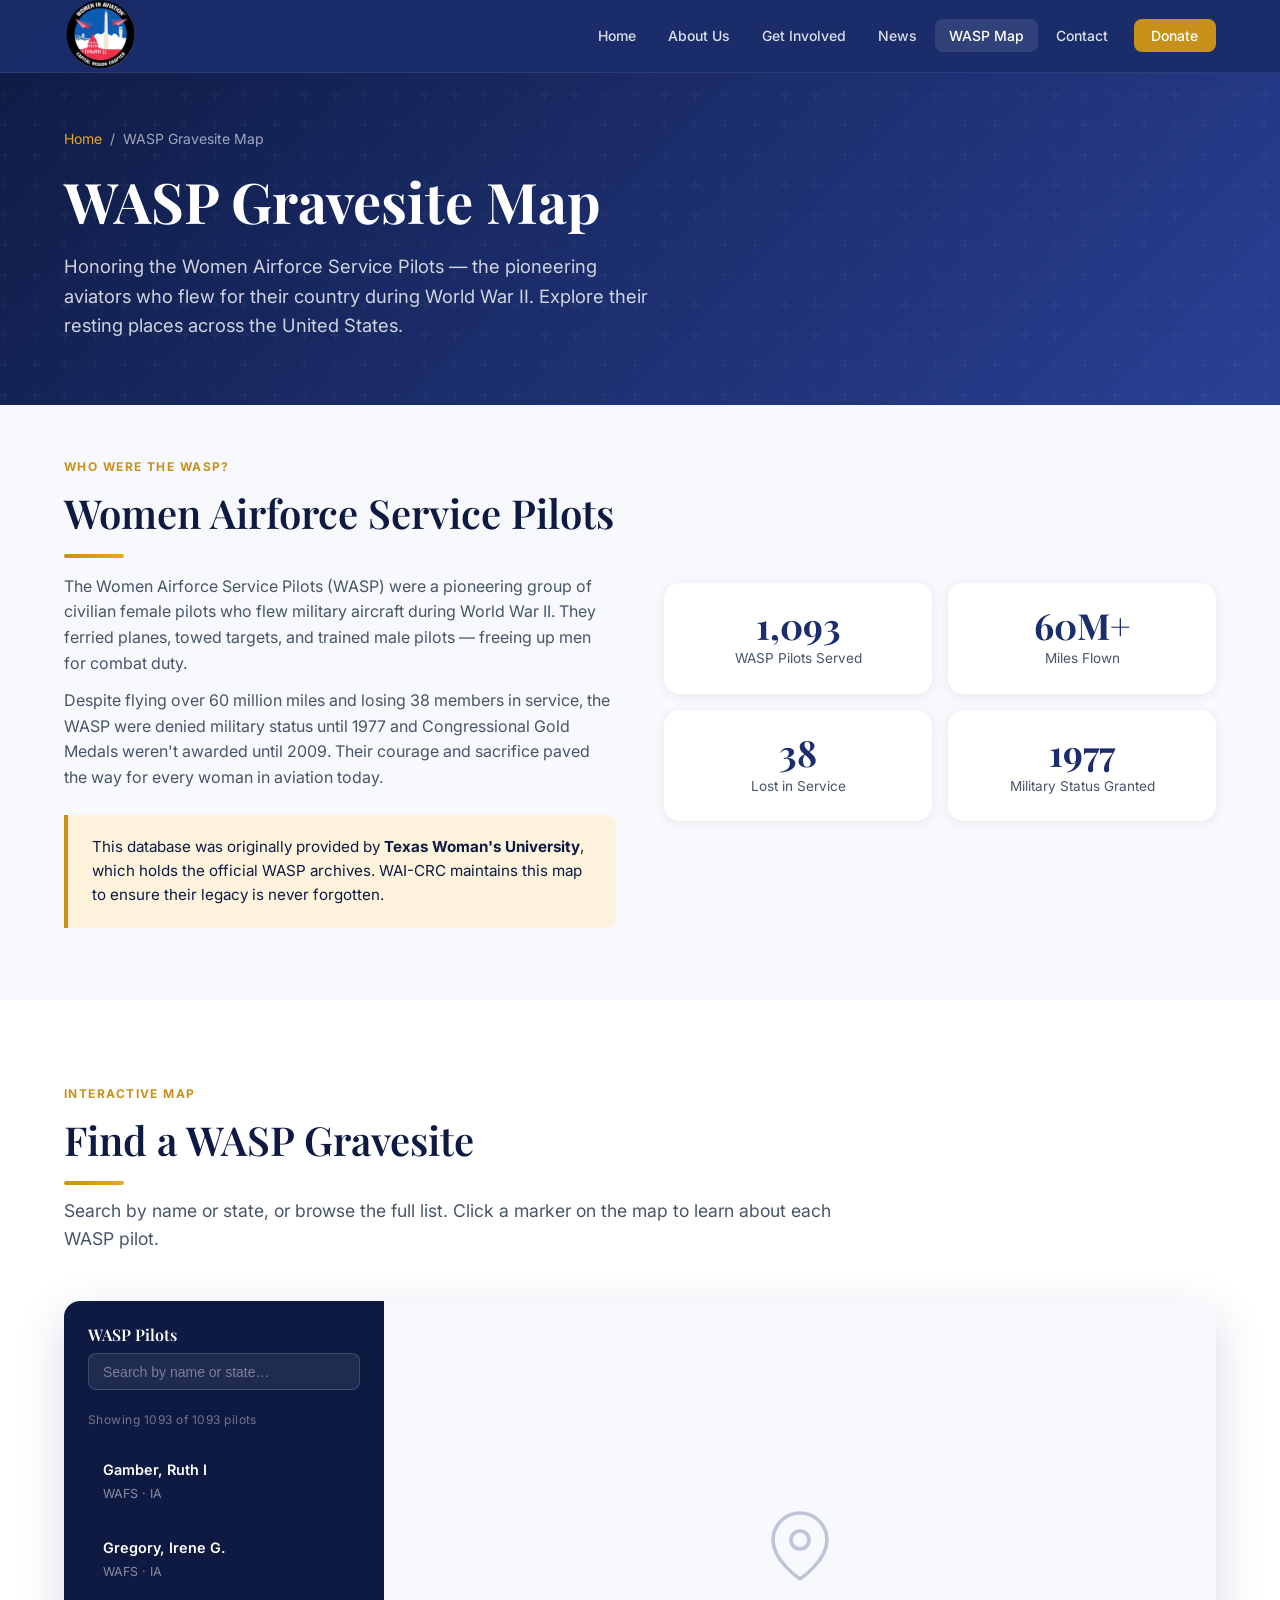
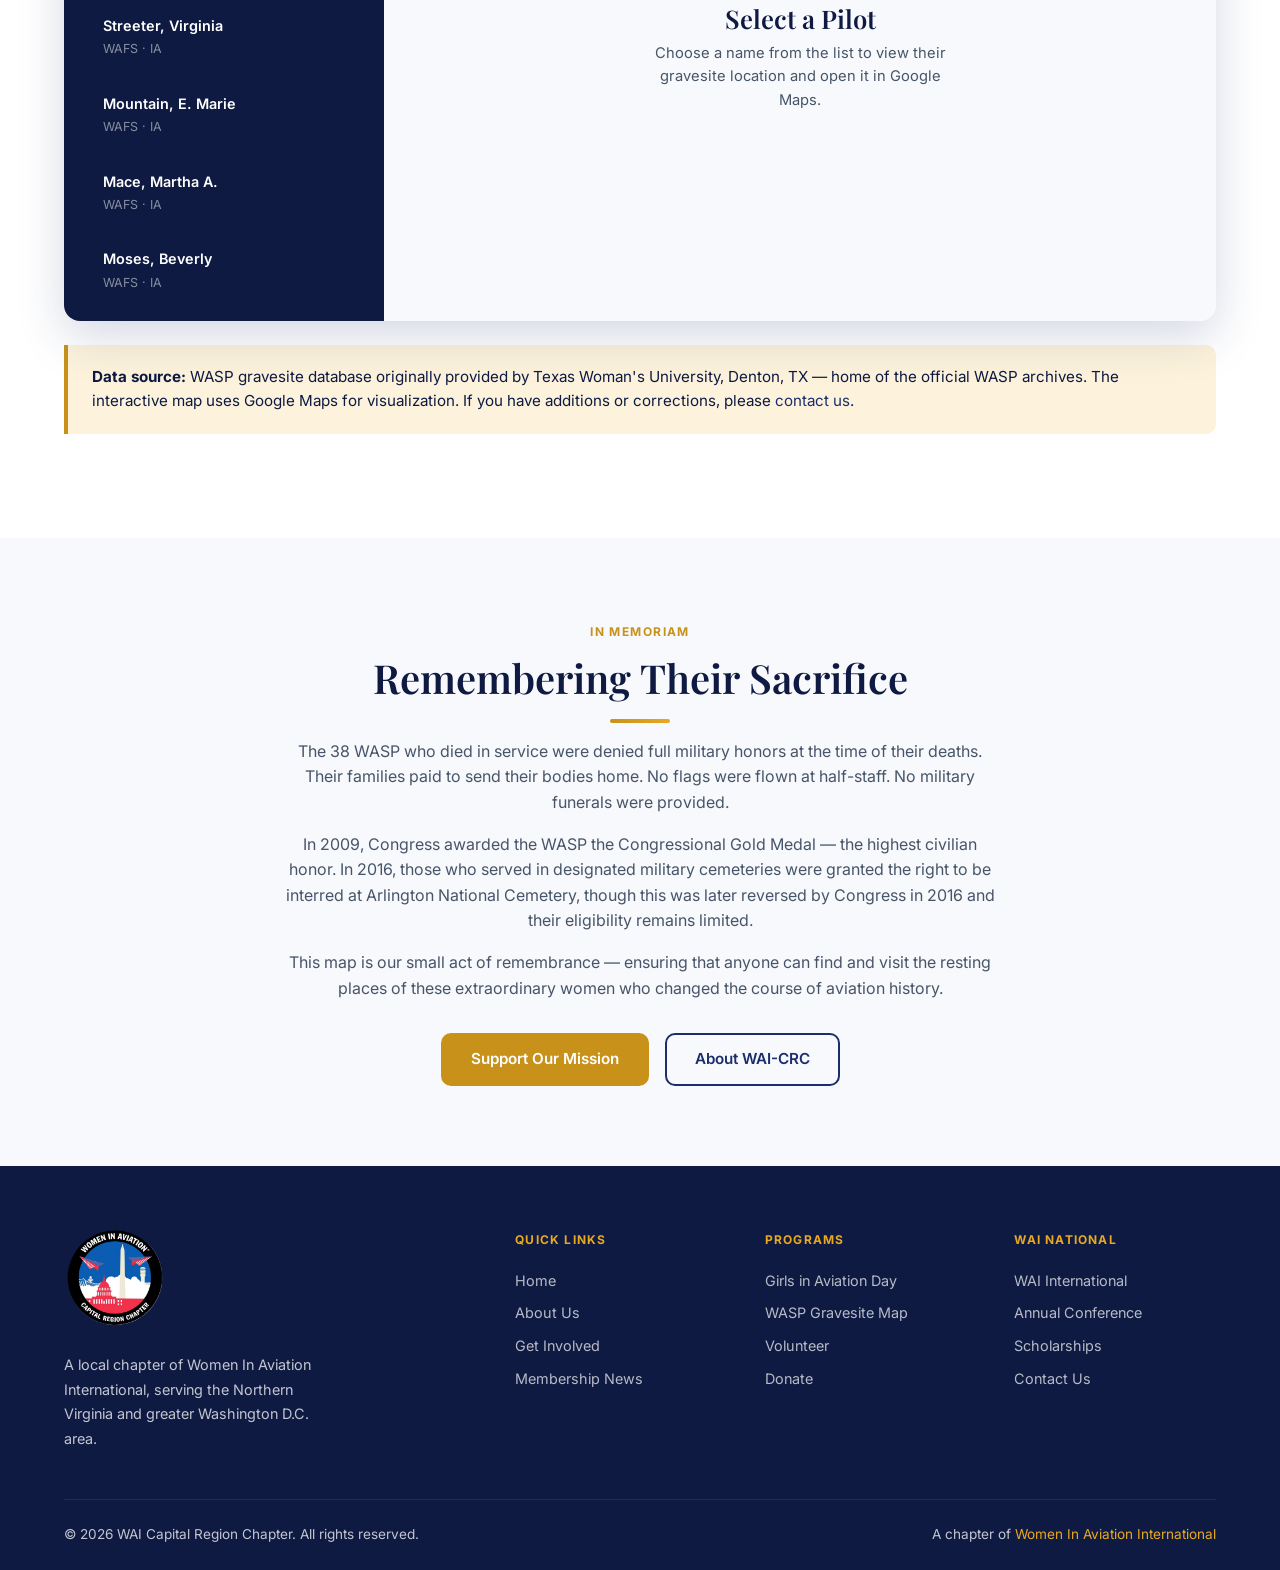
<file: wasp-map.html>
<!DOCTYPE html>
<html lang="en">
<head>
  <meta charset="UTF-8">
  <meta name="viewport" content="width=device-width, initial-scale=1.0">
  <title>WASP GRAVESITE MAP | WAI Capital Region Chapter</title>
  <meta name="description" content="Interactive map of Women Airforce Service Pilots (WASP) gravesite locations across the United States, provided in partnership with Texas Woman's University.">
  <link rel="icon" type="image/png" sizes="64x64" href="images/favicon-64.png">
  <link rel="apple-touch-icon" href="images/favicon-192.png">
  <link rel="stylesheet" href="css/styles.css">
  <style>
    .map-layout {
      display: grid;
      grid-template-columns: 320px 1fr;
      gap: 0;
      background: var(--white);
      border-radius: var(--radius-lg);
      box-shadow: var(--shadow-lg);
      overflow: hidden;
      min-height: 620px;
    }
    @media(max-width:900px) { .map-layout { grid-template-columns: 1fr; } }

    /* Sidebar */
    .map-sidebar {
      background: var(--navy-dark);
      padding: 1.5rem;
      overflow-y: auto;
      max-height: 620px;
    }
    .map-sidebar-header {
      margin-bottom: 1.25rem;
    }
    .map-sidebar-header h3 { color: var(--white); font-size: 1rem; margin-bottom: 0.5rem; }
    .map-search {
      display: flex;
      gap: 0.5rem;
    }
    .map-search input {
      flex: 1;
      padding: 0.6rem 0.875rem;
      border: 1px solid rgba(255,255,255,0.15);
      border-radius: 8px;
      background: rgba(255,255,255,0.08);
      color: var(--white);
      font-size: 0.875rem;
      outline: none;
    }
    .map-search input::placeholder { color: rgba(255,255,255,0.4); }
    .map-search input:focus { border-color: var(--gold); }
    .wasp-list { display: flex; flex-direction: column; gap: 0.4rem; }
    .wasp-item {
      padding: 0.75rem 0.875rem;
      border-radius: 8px;
      cursor: pointer;
      transition: background var(--transition);
      border: 1px solid transparent;
    }
    .wasp-item:hover { background: rgba(255,255,255,0.06); border-color: rgba(255,255,255,0.08); }
    .wasp-item.active { background: rgba(200,146,26,0.15); border-color: rgba(200,146,26,0.3); }
    .wasp-item-name { font-size: 0.9rem; font-weight: 600; color: var(--white); margin-bottom: 0.15rem; }
    .wasp-item-detail { font-size: 0.78rem; color: rgba(255,255,255,0.5); }
    .wasp-count {
      font-size: 0.75rem;
      color: rgba(255,255,255,0.4);
      margin-bottom: 1rem;
      letter-spacing: 0.04em;
    }

    /* Map area */
    .map-container { position: relative; background: var(--gray-100); }
    .map-frame {
      width: 100%;
      height: 620px;
      border: none;
      display: block;
    }
    .map-info-overlay {
      position: absolute;
      top: 1rem;
      right: 1rem;
      background: rgba(255,255,255,0.95);
      backdrop-filter: blur(8px);
      border-radius: var(--radius);
      box-shadow: var(--shadow-md);
      padding: 1.25rem;
      max-width: 260px;
      display: none;
    }
    .map-info-overlay.visible { display: block; }
    .map-info-overlay h4 { font-size: 1rem; margin-bottom: 0.5rem; color: var(--navy-dark); }
    .map-info-overlay p { font-size: 0.85rem; color: var(--gray-600); margin-bottom: 0.5rem; }
    .map-info-close {
      position: absolute;
      top: 0.5rem; right: 0.75rem;
      background: none;
      border: none;
      cursor: pointer;
      font-size: 1.25rem;
      color: var(--gray-400);
      line-height: 1;
    }

    /* WASP profile card */
    .wasp-profile {
      background: var(--white);
      border-radius: var(--radius-lg);
      box-shadow: var(--shadow-md);
      overflow: hidden;
      margin-bottom: 1.5rem;
      display: none;
    }
    .wasp-profile.visible { display: block; }
    .wasp-profile-header {
      background: linear-gradient(135deg, var(--navy), var(--navy-light));
      padding: 1.5rem;
      color: var(--white);
    }
    .wasp-profile-header h3 { color: var(--white); font-size: 1.15rem; margin-bottom: 0.25rem; }
    .wasp-profile-header p { color: rgba(255,255,255,0.7); font-size: 0.85rem; margin: 0; }
    .wasp-profile-body { padding: 1.25rem; }
    .wasp-detail-row {
      display: flex;
      justify-content: space-between;
      padding: 0.5rem 0;
      border-bottom: 1px solid var(--gray-100);
      font-size: 0.88rem;
    }
    .wasp-detail-row:last-child { border-bottom: none; }
    .wasp-detail-label { color: var(--gray-400); }
    .wasp-detail-value { color: var(--navy-dark); font-weight: 500; text-align: right; }

    /* About WASP section */
    .wasp-stat {
      background: var(--white);
      border-radius: var(--radius-lg);
      padding: 1.5rem;
      text-align: center;
      box-shadow: var(--shadow);
    }
    .wasp-stat-number {
      font-family: 'Playfair Display', serif;
      font-size: 2.25rem;
      font-weight: 700;
      color: var(--navy);
      line-height: 1;
    }
    .wasp-stat-label { font-size: 0.85rem; color: var(--gray-600); margin-top: 0.35rem; }
  </style>
  <script src="https://identity.netlify.com/v1/netlify-identity-widget.js"></script>
</head>
<body>

<!-- ===== NAVBAR ===== -->
<nav id="navbar">
  <div class="navbar-inner">
    <a href="index.html" class="navbar-logo">
      <img src="images/logo.png" alt="WAI Capital Region Chapter" style="height:72px;width:auto;">
    </a>
    <ul class="navbar-nav" id="nav-links">
      <li><a href="index.html">Home</a></li>
      <li><a href="about.html">About Us</a></li>
      <li><a href="get-involved.html">Get Involved</a></li>
      <li><a href="news.html">News</a></li>
      <li><a href="wasp-map.html" class="active">WASP Map</a></li>
      <li><a href="volunteer-form.html">Contact</a></li>
      <li><a href="donate.html" class="nav-cta">Donate</a></li>
    </ul>
    <button class="navbar-toggle" id="nav-toggle" aria-label="Toggle navigation">
      <span></span><span></span><span></span>
    </button>
  </div>
</nav>

<!-- ===== PAGE HERO ===== -->
<section class="page-hero">
  <div class="container page-hero-content">
    <div class="breadcrumb"><a href="index.html">Home</a> <span>/</span> WASP Gravesite Map</div>
    <h1>WASP Gravesite Map</h1>
    <p>Honoring the Women Airforce Service Pilots — the pioneering aviators who flew for their country during World War II. Explore their resting places across the United States.</p>
  </div>
</section>

<!-- ===== ABOUT WASP ===== -->
<section class="section-sm" style="background:var(--off-white);">
  <div class="container">
    <div class="grid-2" style="align-items:center; gap:3rem;">
      <div>
        <span class="section-label">Who Were the WASP?</span>
        <h2>Women Airforce Service Pilots</h2>
        <div class="divider"></div>
        <p style="margin-top:1rem; color:var(--gray-600);">The Women Airforce Service Pilots (WASP) were a pioneering group of civilian female pilots who flew military aircraft during World War II. They ferried planes, towed targets, and trained male pilots — freeing up men for combat duty.</p>
        <p style="margin-top:0.75rem; color:var(--gray-600);">Despite flying over 60 million miles and losing 38 members in service, the WASP were denied military status until 1977 and Congressional Gold Medals weren't awarded until 2009. Their courage and sacrifice paved the way for every woman in aviation today.</p>
        <div class="callout" style="margin-top:1.5rem;">
          <p>This database was originally provided by <strong>Texas Woman's University</strong>, which holds the official WASP archives. WAI-CRC maintains this map to ensure their legacy is never forgotten.</p>
        </div>
      </div>
      <div class="grid-2" style="gap:1rem;">
        <div class="wasp-stat fade-in">
          <div class="wasp-stat-number">1,093</div>
          <div class="wasp-stat-label">WASP Pilots Served</div>
        </div>
        <div class="wasp-stat fade-in">
          <div class="wasp-stat-number">60M+</div>
          <div class="wasp-stat-label">Miles Flown</div>
        </div>
        <div class="wasp-stat fade-in">
          <div class="wasp-stat-number">38</div>
          <div class="wasp-stat-label">Lost in Service</div>
        </div>
        <div class="wasp-stat fade-in">
          <div class="wasp-stat-number">1977</div>
          <div class="wasp-stat-label">Military Status Granted</div>
        </div>
      </div>
    </div>
  </div>
</section>

<!-- ===== MAP ===== -->
<section class="section">
  <div class="container">
    <div class="section-header">
      <span class="section-label">Interactive Map</span>
      <h2>Find a WASP Gravesite</h2>
      <div class="divider"></div>
      <p style="margin-top:0.75rem; color:var(--gray-600);">Search by name or state, or browse the full list. Click a marker on the map to learn about each WASP pilot.</p>
    </div>

    <!-- Map panel layout -->
    <div class="map-layout fade-in">
      <!-- Sidebar list -->
      <div class="map-sidebar">
        <div class="map-sidebar-header">
          <h3>WASP Pilots</h3>
          <div class="map-search">
            <input type="text" id="wasp-search" placeholder="Search by name or state…" autocomplete="off">
          </div>
        </div>
        <div class="wasp-count" id="wasp-count">Showing all entries</div>
        <div class="wasp-list" id="wasp-list"></div>
      </div>

      <!-- Map panel -->
      <div class="map-container" id="map-panel" style="display:flex; align-items:center; justify-content:center; flex-direction:column; gap:1.25rem; padding:2.5rem; text-align:center; background:var(--off-white);">
        <svg width="72" height="72" viewBox="0 0 24 24" fill="none" stroke="var(--navy)" stroke-width="1.2" stroke-linecap="round" stroke-linejoin="round" style="opacity:0.25;"><path d="M21 10c0 7-9 13-9 13s-9-6-9-13a9 9 0 0 1 18 0z"/><circle cx="12" cy="10" r="3"/></svg>
        <div>
          <h3 id="map-panel-title" style="color:var(--navy-dark); margin-bottom:0.5rem;">Select a Pilot</h3>
          <p id="map-panel-sub" style="color:var(--gray-600); font-size:0.92rem; max-width:320px; margin:0 auto;">Choose a name from the list to view their gravesite location and open it in Google Maps.</p>
        </div>
        <a id="map-open-btn" href="#" target="_blank" rel="noopener" class="btn btn-primary" style="display:none;">
          <svg width="15" height="15" viewBox="0 0 24 24" fill="none" stroke="currentColor" stroke-width="2.5"><path d="M21 10c0 7-9 13-9 13s-9-6-9-13a9 9 0 0 1 18 0z"/><circle cx="12" cy="10" r="3"/></svg>
          Open in Google Maps
        </a>
      </div>
    </div>

    <!-- Selected WASP detail card (shown when list item clicked) -->
    <div class="wasp-profile" id="wasp-profile" style="margin-top:2rem;">
      <div class="wasp-profile-header">
        <h3 id="profile-name">WASP Pilot Name</h3>
        <p id="profile-subtitle">Women Airforce Service Pilots</p>
      </div>
      <div class="wasp-profile-body">
        <div class="wasp-detail-row">
          <span class="wasp-detail-label">Birth Year</span>
          <span class="wasp-detail-value" id="profile-born">—</span>
        </div>
        <div class="wasp-detail-row">
          <span class="wasp-detail-label">WASP Class</span>
          <span class="wasp-detail-value" id="profile-class">—</span>
        </div>
        <div class="wasp-detail-row">
          <span class="wasp-detail-label">Gravesite Location</span>
          <span class="wasp-detail-value" id="profile-location">—</span>
        </div>
        <div class="wasp-detail-row">
          <span class="wasp-detail-label">State</span>
          <span class="wasp-detail-value" id="profile-state">—</span>
        </div>
        <div style="margin-top:1rem; padding-top:1rem; border-top:1px solid var(--gray-100);">
          <a id="profile-maps-link" href="#" target="_blank" rel="noopener" class="btn btn-outline btn-sm">
            <svg width="14" height="14" viewBox="0 0 24 24" fill="none" stroke="currentColor" stroke-width="2"><path d="M21 10c0 7-9 13-9 13s-9-6-9-13a9 9 0 0 1 18 0z"/><circle cx="12" cy="10" r="3"/></svg>
            View on Google Maps
          </a>
        </div>
      </div>
    </div>

    <div class="callout" style="margin-top:1.5rem;">
      <p><strong>Data source:</strong> WASP gravesite database originally provided by Texas Woman's University, Denton, TX — home of the official WASP archives. The interactive map uses Google Maps for visualization. If you have additions or corrections, please <a href="volunteer-form.html" style="color:var(--navy);">contact us</a>.</p>
    </div>
  </div>
</section>

<!-- ===== HONOR ROLL CONTEXT ===== -->
<section class="section" style="background:var(--off-white);">
  <div class="container container-sm text-center">
    <span class="section-label">In Memoriam</span>
    <h2>Remembering Their Sacrifice</h2>
    <div class="divider"></div>
    <p style="margin-top:1rem; color:var(--gray-600);">The 38 WASP who died in service were denied full military honors at the time of their deaths. Their families paid to send their bodies home. No flags were flown at half-staff. No military funerals were provided.</p>
    <p style="margin-top:1rem; color:var(--gray-600);">In 2009, Congress awarded the WASP the Congressional Gold Medal — the highest civilian honor. In 2016, those who served in designated military cemeteries were granted the right to be interred at Arlington National Cemetery, though this was later reversed by Congress in 2016 and their eligibility remains limited.</p>
    <p style="margin-top:1rem; color:var(--gray-600);">This map is our small act of remembrance — ensuring that anyone can find and visit the resting places of these extraordinary women who changed the course of aviation history.</p>
    <div style="margin-top:2rem; display:flex; justify-content:center; gap:1rem; flex-wrap:wrap;">
      <a href="donate.html" class="btn btn-primary">Support Our Mission</a>
      <a href="about.html" class="btn btn-outline">About WAI-CRC</a>
    </div>
  </div>
</section>

<!-- ===== FOOTER ===== -->
<footer>
  <div class="container">
    <div class="footer-grid">
      <div class="footer-brand">
        <div class="navbar-logo" style="display:inline-flex;">
          <img src="images/logo.png" alt="WAI Capital Region Chapter" style="height:100px;width:auto;">
        </div>
        <p>A local chapter of Women In Aviation International, serving the Northern Virginia and greater Washington D.C. area.</p>
      </div>
      <div>
        <div class="footer-heading">Quick Links</div>
        <nav class="footer-links">
          <a href="index.html">Home</a>
          <a href="about.html">About Us</a>
          <a href="get-involved.html">Get Involved</a>
          <a href="news.html">Membership News</a>
        </nav>
      </div>
      <div>
        <div class="footer-heading">Programs</div>
        <nav class="footer-links">
          <a href="donate.html">Girls in Aviation Day</a>
          <a href="wasp-map.html">WASP Gravesite Map</a>
          <a href="volunteer-form.html">Volunteer</a>
          <a href="donate.html">Donate</a>
        </nav>
      </div>
      <div>
        <div class="footer-heading">WAI National</div>
        <nav class="footer-links">
          <a href="https://www.wai.org" target="_blank" rel="noopener">WAI International</a>
          <a href="https://www.wai.org/conferences" target="_blank" rel="noopener">Annual Conference</a>
          <a href="https://www.wai.org/scholarships" target="_blank" rel="noopener">Scholarships</a>
          <a href="volunteer-form.html">Contact Us</a>
        </nav>
      </div>
    </div>
  </div>
  <div class="container">
    <div class="footer-bottom">
      <span>&copy; <span class="copyright-year">2026</span> WAI Capital Region Chapter. All rights reserved.</span>
      <span>A chapter of <a href="https://www.wai.org" target="_blank" rel="noopener" style="color:var(--gold-light);">Women In Aviation International</a></span>
    </div>
  </div>
</footer>

<div id="toast"><span class="toast-icon">✓</span><span class="toast-msg"></span></div>
<button id="back-to-top" aria-label="Back to top">
  <svg viewBox="0 0 24 24" fill="none" stroke="currentColor" stroke-width="2.5"><path d="M18 15l-6-6-6 6"/></svg>
</button>
<script src="js/main.js"></script>
<script>
let waspData = [];
let filteredData = [];

// Minimal CSV parser that handles quoted fields
function parseCSV(text) {
  const results = [];
  const lines = text.replace(/\r/g, '').split('\n');
  for (let li = 0; li < lines.length; li++) {
    const line = lines[li];
    if (!line.trim()) continue;
    const row = [];
    let field = '', inQuote = false;
    for (let i = 0; i < line.length; i++) {
      const ch = line[i];
      if (ch === '"') { inQuote = !inQuote; }
      else if (ch === ',' && !inQuote) { row.push(field.trim()); field = ''; }
      else { field += ch; }
    }
    row.push(field.trim());
    results.push(row);
  }
  return results;
}

function renderList(data) {
  const list = document.getElementById('wasp-list');
  const count = document.getElementById('wasp-count');
  list.innerHTML = '';
  count.textContent = `Showing ${data.length} of ${waspData.length} pilots`;
  if (data.length === 0) {
    list.innerHTML = '<p style="color:rgba(255,255,255,0.4);font-size:0.85rem;padding:0.5rem;">No results found.</p>';
    return;
  }
  data.forEach(wasp => {
    const item = document.createElement('div');
    item.className = 'wasp-item';
    const cls = wasp.class ? ` · ${wasp.class}` : '';
    const st = wasp.state ? ` · ${wasp.state}` : '';
    item.innerHTML = `<div class="wasp-item-name">${wasp.rosterName}</div><div class="wasp-item-detail">${(cls + st).replace(/^ · /, '')}</div>`;
    item.addEventListener('click', () => showProfile(wasp, item));
    list.appendChild(item);
  });
}

function showProfile(wasp, itemEl) {
  document.querySelectorAll('.wasp-item').forEach(i => i.classList.remove('active'));
  itemEl.classList.add('active');

  // Update detail card
  document.getElementById('profile-name').textContent = wasp.fullName || wasp.rosterName;
  document.getElementById('profile-subtitle').textContent = wasp.class ? `WASP Class ${wasp.class}` : 'Women Airforce Service Pilots';
  document.getElementById('profile-born').textContent = wasp.born || '—';
  document.getElementById('profile-class').textContent = wasp.class || '—';
  document.getElementById('profile-location').textContent = wasp.location || '—';
  document.getElementById('profile-state').textContent = wasp.state || '—';
  const query = [wasp.location, wasp.state].filter(Boolean).join(', ');
  const mapsUrl = `https://www.google.com/maps/search/?api=1&query=${encodeURIComponent(query)}`;
  document.getElementById('profile-maps-link').href = mapsUrl;
  document.getElementById('wasp-profile').classList.add('visible');

  // Update map panel
  const displayName = wasp.fullName || wasp.rosterName;
  document.getElementById('map-panel-title').textContent = displayName;
  document.getElementById('map-panel-sub').textContent = wasp.location || 'Location not recorded';
  const btn = document.getElementById('map-open-btn');
  if (wasp.location || wasp.state) {
    btn.href = mapsUrl;
    btn.style.display = 'inline-flex';
  } else {
    btn.style.display = 'none';
  }
}

document.getElementById('wasp-search').addEventListener('input', e => {
  const q = e.target.value.toLowerCase();
  filteredData = waspData.filter(w =>
    w.rosterName.toLowerCase().includes(q) ||
    (w.fullName || '').toLowerCase().includes(q) ||
    (w.state || '').toLowerCase().includes(q) ||
    (w.class || '').toLowerCase().includes(q) ||
    (w.location || '').toLowerCase().includes(q)
  );
  renderList(filteredData);
});

// Load CSV
fetch('data/wasp-roster.csv')
  .then(r => r.text())
  .then(text => {
    const rows = parseCSV(text);
    // Row 0 = "Soard" title, Row 1 = headers, Row 2+ = data
    const data = rows.slice(2);
    waspData = data
      .filter(r => r[2] && r[2].trim())
      .map(r => ({
        region:     r[0] || '',
        class:      r[1] || '',
        rosterName: r[2] || '',
        fullName:   r[3] || '',
        born:       r[4] || '',
        birthPlace: r[5] || '',
        hometown:   r[6] || '',
        died:       r[7] || '',
        placeDeath: r[8] || '',
        state:      (r[9] || '').trim(),
        location:   r[10] || '',
        resources:  r[11] || '',
        photo:      r[12] || '',
      }));
    filteredData = [...waspData];
    renderList(waspData);
  })
  .catch(() => {
    document.getElementById('wasp-count').textContent = 'Could not load roster data.';
  });
</script>
</body>
</html>
</file>
<file: css/styles.css>
/* ===== WAI-CRC Design System ===== */
@import url('https://fonts.googleapis.com/css2?family=Playfair+Display:wght@400;600;700&family=Inter:wght@300;400;500;600;700&display=swap');

:root {
  --navy: #1B2D6B;
  --navy-dark: #0e1a42;
  --navy-light: #2a4095;
  --gold: #C8921A;
  --gold-light: #e8a820;
  --gold-pale: #fdf3dc;
  --white: #ffffff;
  --off-white: #f8f9fc;
  --gray-100: #f1f3f8;
  --gray-200: #e2e6f0;
  --gray-400: #94a3b8;
  --gray-600: #475569;
  --gray-800: #1e293b;
  --text: #1e293b;
  --radius: 10px;
  --radius-lg: 16px;
  --shadow: 0 2px 12px rgba(27,45,107,0.08);
  --shadow-md: 0 6px 24px rgba(27,45,107,0.14);
  --shadow-lg: 0 16px 48px rgba(27,45,107,0.18);
  --transition: 0.25s cubic-bezier(0.4,0,0.2,1);
}

/* ===== Reset & Base ===== */
*, *::before, *::after { box-sizing: border-box; margin: 0; padding: 0; }
html { scroll-behavior: smooth; }
body {
  font-family: 'Inter', system-ui, -apple-system, sans-serif;
  color: var(--text);
  background: var(--white);
  line-height: 1.6;
  font-size: 16px;
}
img { max-width: 100%; height: auto; display: block; }
a { color: var(--navy); text-decoration: none; }
a:hover { color: var(--gold); }
ul { list-style: none; }

/* ===== Typography ===== */
h1, h2, h3, h4, h5 {
  font-family: 'Playfair Display', Georgia, serif;
  line-height: 1.25;
  color: var(--navy-dark);
}
h1 { font-size: clamp(2rem, 5vw, 3.5rem); font-weight: 700; }
h2 { font-size: clamp(1.5rem, 3.5vw, 2.5rem); font-weight: 600; }
h3 { font-size: clamp(1.2rem, 2.5vw, 1.6rem); font-weight: 600; }
h4 { font-size: 1.1rem; font-weight: 600; }
p { max-width: 72ch; }

/* ===== Layout Utilities ===== */
.container { max-width: 1200px; margin: 0 auto; padding: 0 1.5rem; }
.container-sm { max-width: 800px; margin: 0 auto; padding: 0 1.5rem; }
.section { padding: 5rem 0; }
.section-sm { padding: 3rem 0; }
.text-center { text-align: center; }
.text-center p { margin-left: auto; margin-right: auto; }
.grid-2 { display: grid; grid-template-columns: repeat(2, 1fr); gap: 2rem; }
.grid-3 { display: grid; grid-template-columns: repeat(3, 1fr); gap: 2rem; }
.grid-4 { display: grid; grid-template-columns: repeat(4, 1fr); gap: 1.5rem; }
.flex { display: flex; }
.flex-center { display: flex; align-items: center; justify-content: center; }
.flex-between { display: flex; align-items: center; justify-content: space-between; }
.gap-1 { gap: 0.5rem; }
.gap-2 { gap: 1rem; }
.gap-3 { gap: 1.5rem; }

/* ===== Section Headers ===== */
.section-label {
  display: inline-block;
  font-family: 'Inter', sans-serif;
  font-size: 0.75rem;
  font-weight: 700;
  letter-spacing: 0.12em;
  text-transform: uppercase;
  color: var(--gold);
  margin-bottom: 0.75rem;
}
.section-header { margin-bottom: 3rem; }
.section-header h2 { margin-bottom: 1rem; }
.section-header p { color: var(--gray-600); font-size: 1.1rem; }
.divider {
  width: 60px; height: 4px;
  background: linear-gradient(90deg, var(--gold), var(--gold-light));
  border-radius: 2px;
  margin: 1rem 0 0;
}
.text-center .divider { margin-left: auto; margin-right: auto; }

/* ===== Buttons ===== */
.btn {
  display: inline-flex;
  align-items: center;
  gap: 0.5rem;
  padding: 0.75rem 1.75rem;
  border-radius: var(--radius);
  font-family: 'Inter', sans-serif;
  font-weight: 600;
  font-size: 0.95rem;
  cursor: pointer;
  border: 2px solid transparent;
  transition: all var(--transition);
  text-decoration: none;
  white-space: nowrap;
}
.btn-primary {
  background: var(--gold);
  color: var(--white);
  border-color: var(--gold);
}
.btn-primary:hover {
  background: var(--gold-light);
  border-color: var(--gold-light);
  color: var(--white);
  transform: translateY(-1px);
  box-shadow: 0 6px 20px rgba(200,146,26,0.35);
}
.btn-secondary {
  background: transparent;
  color: var(--white);
  border-color: rgba(255,255,255,0.6);
}
.btn-secondary:hover {
  background: rgba(255,255,255,0.1);
  border-color: var(--white);
  color: var(--white);
}
.btn-outline {
  background: transparent;
  color: var(--navy);
  border-color: var(--navy);
}
.btn-outline:hover {
  background: var(--navy);
  color: var(--white);
  transform: translateY(-1px);
}
.btn-lg { padding: 1rem 2.25rem; font-size: 1.05rem; }
.btn-sm { padding: 0.5rem 1.25rem; font-size: 0.875rem; }

/* ===== Navbar ===== */
#navbar {
  position: fixed;
  top: 0; left: 0; right: 0;
  z-index: 1000;
  background: rgba(27, 45, 107, 0.96);
  backdrop-filter: blur(10px);
  -webkit-backdrop-filter: blur(10px);
  transition: all var(--transition);
  border-bottom: 1px solid rgba(255,255,255,0.08);
}
#navbar.scrolled {
  background: rgba(14, 26, 66, 0.98);
  box-shadow: 0 4px 20px rgba(0,0,0,0.25);
}
.navbar-inner {
  display: flex;
  align-items: center;
  justify-content: space-between;
  height: 72px;
  padding: 0 1.5rem;
  max-width: 1200px;
  margin: 0 auto;
}
.navbar-logo {
  display: flex;
  align-items: center;
  gap: 0.75rem;
  text-decoration: none;
}
.navbar-nav {
  display: flex;
  align-items: center;
  gap: 0.25rem;
}
.navbar-nav a {
  color: rgba(255,255,255,0.85);
  font-size: 0.875rem;
  font-weight: 500;
  padding: 0.5rem 0.875rem;
  border-radius: 8px;
  transition: all var(--transition);
  white-space: nowrap;
}
.navbar-nav a:hover,
.navbar-nav a.active {
  color: var(--white);
  background: rgba(255,255,255,0.1);
}
.navbar-nav a.nav-cta {
  background: var(--gold);
  color: var(--white);
  margin-left: 0.5rem;
  padding: 0.5rem 1.1rem;
}
.navbar-nav a.nav-cta:hover {
  background: var(--gold-light);
}
.navbar-toggle {
  display: none;
  flex-direction: column;
  gap: 5px;
  cursor: pointer;
  padding: 0.5rem;
  background: none;
  border: none;
}
.navbar-toggle span {
  display: block;
  width: 24px; height: 2px;
  background: var(--white);
  border-radius: 2px;
  transition: all var(--transition);
}
.navbar-toggle.open span:nth-child(1) { transform: translateY(7px) rotate(45deg); }
.navbar-toggle.open span:nth-child(2) { opacity: 0; }
.navbar-toggle.open span:nth-child(3) { transform: translateY(-7px) rotate(-45deg); }

/* ===== Page Hero ===== */
.page-hero {
  padding: 8rem 0 4rem;
  background: linear-gradient(135deg, var(--navy-dark) 0%, var(--navy) 50%, var(--navy-light) 100%);
  position: relative;
  overflow: hidden;
}
.page-hero::before {
  content: '';
  position: absolute;
  top: 0; left: 0; right: 0; bottom: 0;
  background: url("data:image/svg+xml,%3Csvg width='60' height='60' viewBox='0 0 60 60' xmlns='http://www.w3.org/2000/svg'%3E%3Cg fill='none' fill-rule='evenodd'%3E%3Cg fill='%23ffffff' fill-opacity='0.03'%3E%3Cpath d='M36 34v-4h-2v4h-4v2h4v4h2v-4h4v-2h-4zm0-30V0h-2v4h-4v2h4v4h2V6h4V4h-4zM6 34v-4H4v4H0v2h4v4h2v-4h4v-2H6zM6 4V0H4v4H0v2h4v4h2V6h4V4H6z'/%3E%3C/g%3E%3C/g%3E%3C/svg%3E");
}
.page-hero-content { position: relative; z-index: 1; }
.page-hero h1 { color: var(--white); margin-bottom: 1rem; }
.page-hero p { color: rgba(255,255,255,0.8); font-size: 1.15rem; max-width: 600px; }
.page-hero .breadcrumb {
  display: flex;
  align-items: center;
  gap: 0.5rem;
  margin-bottom: 1rem;
  font-size: 0.875rem;
  color: rgba(255,255,255,0.6);
}
.page-hero .breadcrumb a { color: var(--gold-light); }
.page-hero .breadcrumb a:hover { color: var(--white); }

/* ===== Cards ===== */
.card {
  background: var(--white);
  border-radius: var(--radius-lg);
  box-shadow: var(--shadow);
  overflow: hidden;
  transition: all var(--transition);
}
.card:hover {
  box-shadow: var(--shadow-md);
  transform: translateY(-3px);
}
.card-body { padding: 1.75rem; }
.card-header-img {
  width: 100%; height: 200px;
  object-fit: cover;
}
.card-tag {
  display: inline-block;
  padding: 0.25rem 0.75rem;
  background: var(--gold-pale);
  color: var(--gold);
  border-radius: 100px;
  font-size: 0.75rem;
  font-weight: 600;
  text-transform: uppercase;
  letter-spacing: 0.06em;
  margin-bottom: 0.75rem;
}
.card h3 { margin-bottom: 0.75rem; font-size: 1.2rem; }
.card p { color: var(--gray-600); font-size: 0.95rem; }
.card-meta {
  display: flex;
  align-items: center;
  gap: 1rem;
  margin-top: 1rem;
  padding-top: 1rem;
  border-top: 1px solid var(--gray-200);
  font-size: 0.85rem;
  color: var(--gray-400);
}

/* ===== Icon Boxes ===== */
.icon-box {
  display: flex;
  align-items: flex-start;
  gap: 1.25rem;
}
.icon-circle {
  width: 56px; height: 56px;
  background: var(--gold-pale);
  border-radius: 14px;
  display: flex;
  align-items: center;
  justify-content: center;
  flex-shrink: 0;
  color: var(--gold);
}
.icon-circle svg { width: 26px; height: 26px; }
.icon-circle.navy { background: rgba(27,45,107,0.08); color: var(--navy); }

/* ===== Stat Block ===== */
.stats-bar {
  background: var(--navy-dark);
  padding: 2.5rem 0;
}
.stat-item { text-align: center; }
.stat-number {
  font-family: 'Playfair Display', serif;
  font-size: clamp(2rem, 4vw, 2.75rem);
  font-weight: 700;
  color: var(--gold-light);
  line-height: 1;
}
.stat-label {
  font-size: 0.875rem;
  color: rgba(255,255,255,0.7);
  margin-top: 0.4rem;
  font-weight: 500;
}

/* ===== Forms ===== */
.form-group { margin-bottom: 1.5rem; }
.form-label {
  display: block;
  font-size: 0.875rem;
  font-weight: 600;
  color: var(--gray-800);
  margin-bottom: 0.5rem;
}
.form-control {
  width: 100%;
  padding: 0.75rem 1rem;
  border: 2px solid var(--gray-200);
  border-radius: var(--radius);
  font-family: 'Inter', sans-serif;
  font-size: 0.95rem;
  color: var(--text);
  background: var(--white);
  transition: border-color var(--transition), box-shadow var(--transition);
  outline: none;
}
.form-control:focus {
  border-color: var(--navy);
  box-shadow: 0 0 0 3px rgba(27,45,107,0.1);
}
.form-control::placeholder { color: var(--gray-400); }
textarea.form-control { min-height: 140px; resize: vertical; }
select.form-control { cursor: pointer; }
.form-check {
  display: flex;
  align-items: flex-start;
  gap: 0.75rem;
  margin-bottom: 0.75rem;
}
.form-check input[type="checkbox"],
.form-check input[type="radio"] {
  width: 18px; height: 18px;
  margin-top: 2px;
  accent-color: var(--navy);
  flex-shrink: 0;
  cursor: pointer;
}
.form-check label { font-size: 0.95rem; cursor: pointer; }
.checkbox-grid {
  display: grid;
  grid-template-columns: repeat(auto-fill, minmax(220px, 1fr));
  gap: 0.5rem;
}
.form-hint { font-size: 0.8rem; color: var(--gray-400); margin-top: 0.35rem; }
.form-card {
  background: var(--white);
  border-radius: var(--radius-lg);
  box-shadow: var(--shadow-md);
  padding: 2.5rem;
}

/* ===== Alerts ===== */
.alert {
  padding: 1rem 1.25rem;
  border-radius: var(--radius);
  font-size: 0.95rem;
  display: none;
  margin-top: 1rem;
  align-items: center;
  gap: 0.75rem;
}
.alert.show { display: flex; }
.alert-success { background: #d1fae5; color: #065f46; border: 1px solid #a7f3d0; }
.alert-error { background: #fee2e2; color: #991b1b; border: 1px solid #fca5a5; }

/* ===== Accordion ===== */
.accordion-item {
  border: 1px solid var(--gray-200);
  border-radius: var(--radius);
  margin-bottom: 0.75rem;
  overflow: hidden;
}
.accordion-header {
  width: 100%;
  display: flex;
  align-items: center;
  justify-content: space-between;
  padding: 1.25rem 1.5rem;
  background: var(--white);
  border: none;
  cursor: pointer;
  text-align: left;
  font-family: 'Inter', sans-serif;
  font-size: 1rem;
  font-weight: 600;
  color: var(--navy-dark);
  transition: background var(--transition);
}
.accordion-header:hover { background: var(--gray-100); }
.accordion-icon {
  width: 20px; height: 20px;
  color: var(--gold);
  transition: transform var(--transition);
  flex-shrink: 0;
}
.accordion-item.open .accordion-icon { transform: rotate(180deg); }
.accordion-body {
  padding: 0 1.5rem;
  max-height: 0;
  overflow: hidden;
  transition: max-height 0.3s ease, padding 0.3s ease;
}
.accordion-item.open .accordion-body {
  max-height: 500px;
  padding: 0 1.5rem 1.5rem;
}
.accordion-body p, .accordion-body li { color: var(--gray-600); font-size: 0.95rem; }
.accordion-body ul { list-style: disc; padding-left: 1.5rem; }
.accordion-body li { margin-bottom: 0.35rem; }

/* ===== Tags ===== */
.tag {
  display: inline-flex;
  align-items: center;
  gap: 0.3rem;
  padding: 0.3rem 0.8rem;
  border-radius: 100px;
  font-size: 0.8rem;
  font-weight: 600;
}
.tag-navy { background: rgba(27,45,107,0.1); color: var(--navy); }
.tag-gold { background: var(--gold-pale); color: var(--gold); }

/* ===== Highlight Box ===== */
.highlight-box {
  background: linear-gradient(135deg, var(--navy-dark), var(--navy));
  border-radius: var(--radius-lg);
  padding: 3rem;
  color: var(--white);
  position: relative;
  overflow: hidden;
}
.highlight-box::after {
  content: '';
  position: absolute;
  top: -40%; right: -10%;
  width: 300px; height: 300px;
  background: rgba(200,146,26,0.12);
  border-radius: 50%;
}
.highlight-box h3, .highlight-box h2 { color: var(--white); }
.highlight-box p { color: rgba(255,255,255,0.8); }

/* ===== Quote / Callout ===== */
.callout {
  border-left: 4px solid var(--gold);
  background: var(--gold-pale);
  padding: 1.25rem 1.5rem;
  border-radius: 0 var(--radius) var(--radius) 0;
  margin: 1.5rem 0;
}
.callout p { color: var(--navy-dark); font-size: 0.95rem; max-width: none; }

/* ===== Timeline ===== */
.timeline { position: relative; padding-left: 2rem; }
.timeline::before {
  content: '';
  position: absolute;
  left: 0.4rem; top: 0; bottom: 0;
  width: 2px;
  background: var(--gray-200);
}
.timeline-item {
  position: relative;
  padding-bottom: 2rem;
}
.timeline-item::before {
  content: '';
  position: absolute;
  left: -1.65rem;
  top: 0.35rem;
  width: 12px; height: 12px;
  border-radius: 50%;
  background: var(--gold);
  border: 2px solid var(--white);
  box-shadow: 0 0 0 2px var(--gold);
}
.timeline-date {
  font-size: 0.8rem;
  font-weight: 600;
  color: var(--gold);
  text-transform: uppercase;
  letter-spacing: 0.06em;
  margin-bottom: 0.25rem;
}
.timeline-item h4 { margin-bottom: 0.4rem; }
.timeline-item p { color: var(--gray-600); font-size: 0.95rem; }

/* ===== Footer ===== */
footer {
  background: var(--navy-dark);
  color: rgba(255,255,255,0.75);
  padding: 4rem 0 0;
}
.footer-grid {
  display: grid;
  grid-template-columns: 2fr 1fr 1fr 1fr;
  gap: 3rem;
  padding-bottom: 3rem;
}
.footer-brand p {
  font-size: 0.9rem;
  line-height: 1.7;
  margin-top: 1rem;
  max-width: 280px;
}
.footer-heading {
  font-family: 'Inter', sans-serif;
  font-size: 0.75rem;
  font-weight: 700;
  text-transform: uppercase;
  letter-spacing: 0.1em;
  color: var(--gold-light);
  margin-bottom: 1.25rem;
}
.footer-links { display: flex; flex-direction: column; gap: 0.6rem; }
.footer-links a {
  color: rgba(255,255,255,0.7);
  font-size: 0.9rem;
  transition: color var(--transition);
}
.footer-links a:hover { color: var(--white); }
.footer-bottom {
  border-top: 1px solid rgba(255,255,255,0.08);
  padding: 1.5rem 0;
  display: flex;
  align-items: center;
  justify-content: space-between;
  font-size: 0.85rem;
}
.social-links {
  display: flex;
  gap: 0.75rem;
}
.social-link {
  width: 36px; height: 36px;
  border-radius: 8px;
  background: rgba(255,255,255,0.08);
  display: flex;
  align-items: center;
  justify-content: center;
  color: rgba(255,255,255,0.7);
  transition: all var(--transition);
}
.social-link:hover {
  background: var(--gold);
  color: var(--white);
}
.social-link svg { width: 16px; height: 16px; }

/* ===== Toast Notification ===== */
#toast {
  position: fixed;
  bottom: 2rem;
  right: 2rem;
  background: var(--navy-dark);
  color: var(--white);
  padding: 1rem 1.5rem;
  border-radius: var(--radius);
  box-shadow: var(--shadow-lg);
  display: flex;
  align-items: center;
  gap: 0.75rem;
  font-size: 0.95rem;
  z-index: 9999;
  transform: translateY(100px);
  opacity: 0;
  transition: all 0.3s cubic-bezier(0.4,0,0.2,1);
  max-width: 360px;
}
#toast.show { transform: translateY(0); opacity: 1; }
#toast .toast-icon { color: var(--gold-light); flex-shrink: 0; }

/* ===== Back to top ===== */
#back-to-top {
  position: fixed;
  bottom: 2rem;
  left: 2rem;
  width: 44px; height: 44px;
  background: var(--navy);
  color: var(--white);
  border: none;
  border-radius: 10px;
  cursor: pointer;
  display: flex;
  align-items: center;
  justify-content: center;
  opacity: 0;
  transform: translateY(20px);
  transition: all var(--transition);
  box-shadow: var(--shadow-md);
  z-index: 900;
}
#back-to-top.visible { opacity: 1; transform: translateY(0); }
#back-to-top:hover { background: var(--gold); }
#back-to-top svg { width: 20px; height: 20px; }

/* ===== Responsive ===== */
@media (max-width: 1024px) {
  .grid-4 { grid-template-columns: repeat(2, 1fr); }
  .footer-grid { grid-template-columns: 1fr 1fr; }
}
@media (max-width: 768px) {
  .section { padding: 3.5rem 0; }
  .grid-2, .grid-3 { grid-template-columns: 1fr; }
  .grid-4 { grid-template-columns: 1fr; }
  .navbar-nav {
    display: none;
    position: absolute;
    top: 72px; left: 0; right: 0;
    background: var(--navy-dark);
    flex-direction: column;
    padding: 1rem 1.5rem 1.5rem;
    gap: 0.25rem;
    border-top: 1px solid rgba(255,255,255,0.08);
  }
  .navbar-nav.open { display: flex; }
  .navbar-nav a { width: 100%; padding: 0.75rem 1rem; }
  .navbar-nav a.nav-cta { margin-left: 0; margin-top: 0.5rem; }
  .navbar-toggle { display: flex; }
  .footer-grid { grid-template-columns: 1fr; gap: 2rem; }
  .footer-bottom { flex-direction: column; gap: 1rem; text-align: center; }
  .highlight-box { padding: 2rem; }
  .form-card { padding: 1.75rem; }
}
@media (max-width: 480px) {
  .btn-lg { padding: 0.875rem 1.5rem; font-size: 0.95rem; }
}

/* ===== Animations ===== */
@keyframes fadeInUp {
  from { opacity: 0; transform: translateY(24px); }
  to { opacity: 1; transform: translateY(0); }
}
.fade-in { opacity: 0; }
.fade-in.visible { animation: fadeInUp 0.6s ease forwards; }
.fade-in:nth-child(2) { animation-delay: 0.1s; }
.fade-in:nth-child(3) { animation-delay: 0.2s; }
.fade-in:nth-child(4) { animation-delay: 0.3s; }
</file>
